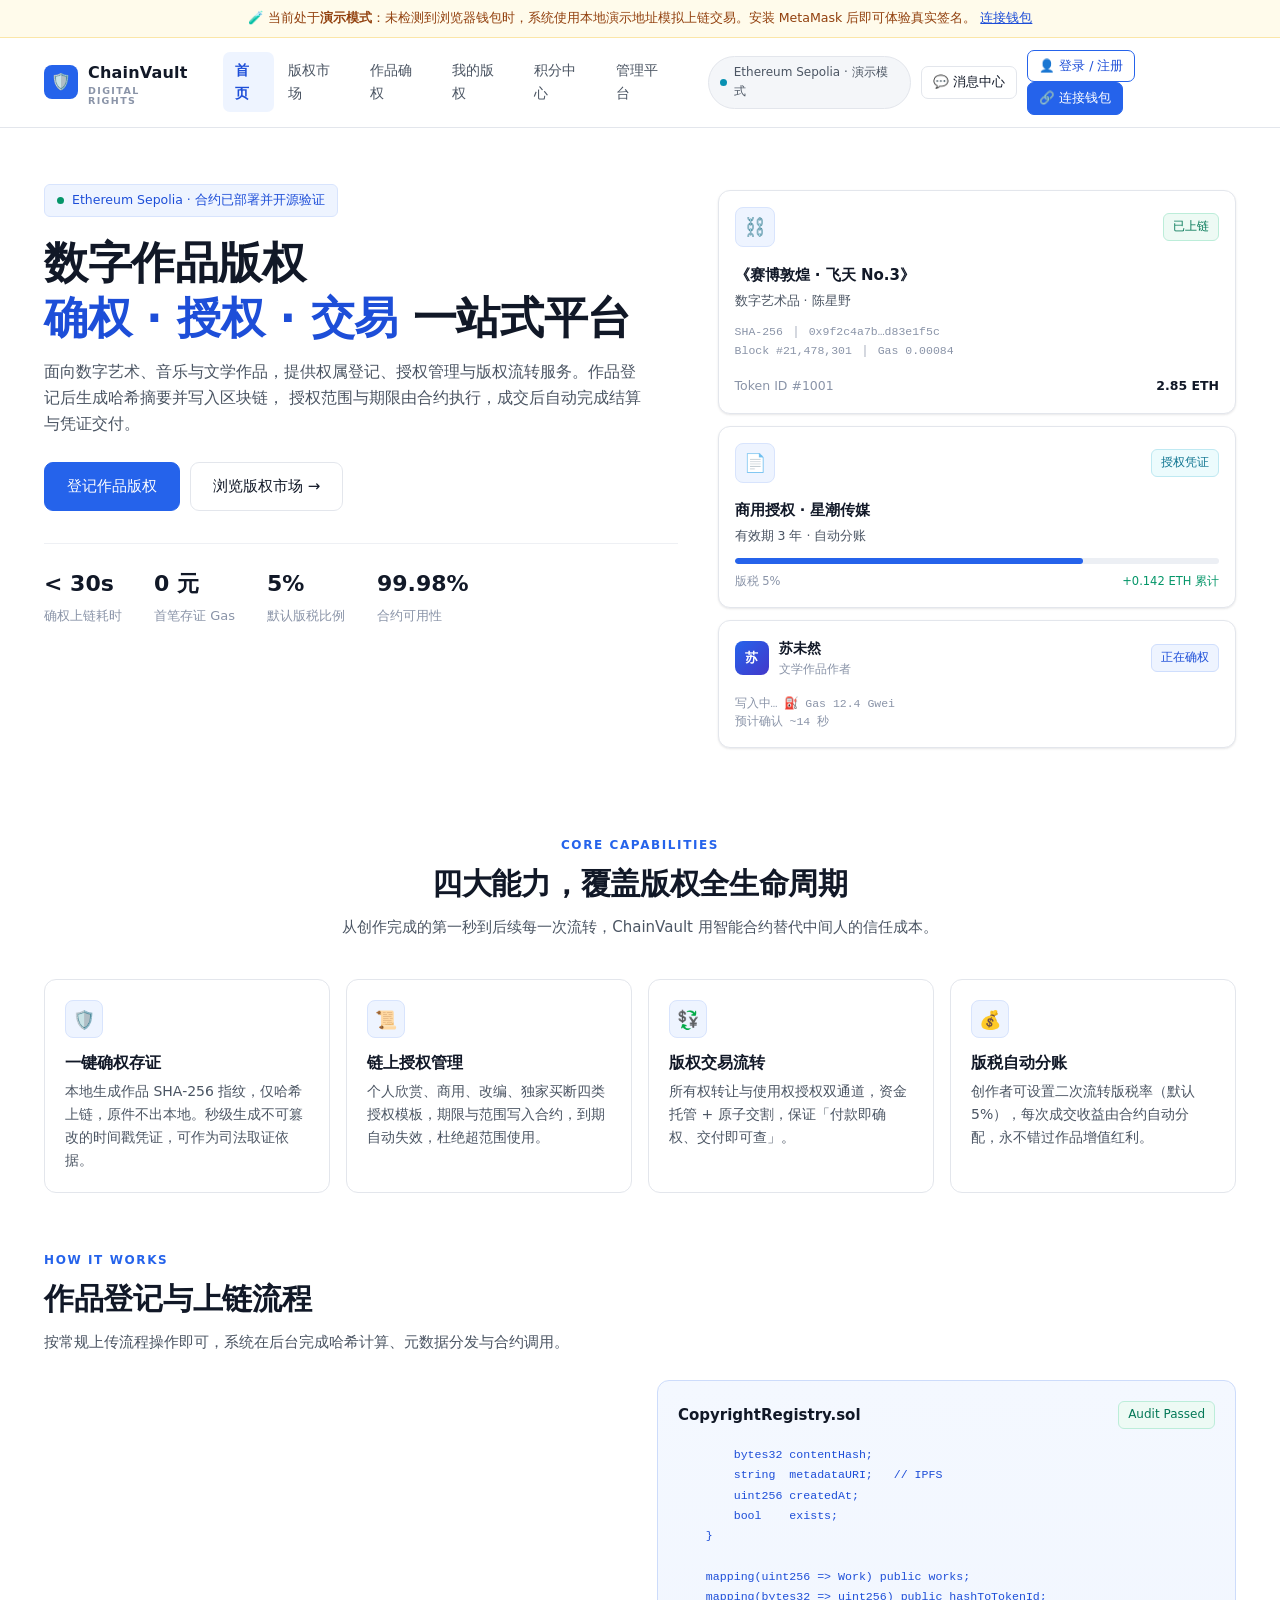
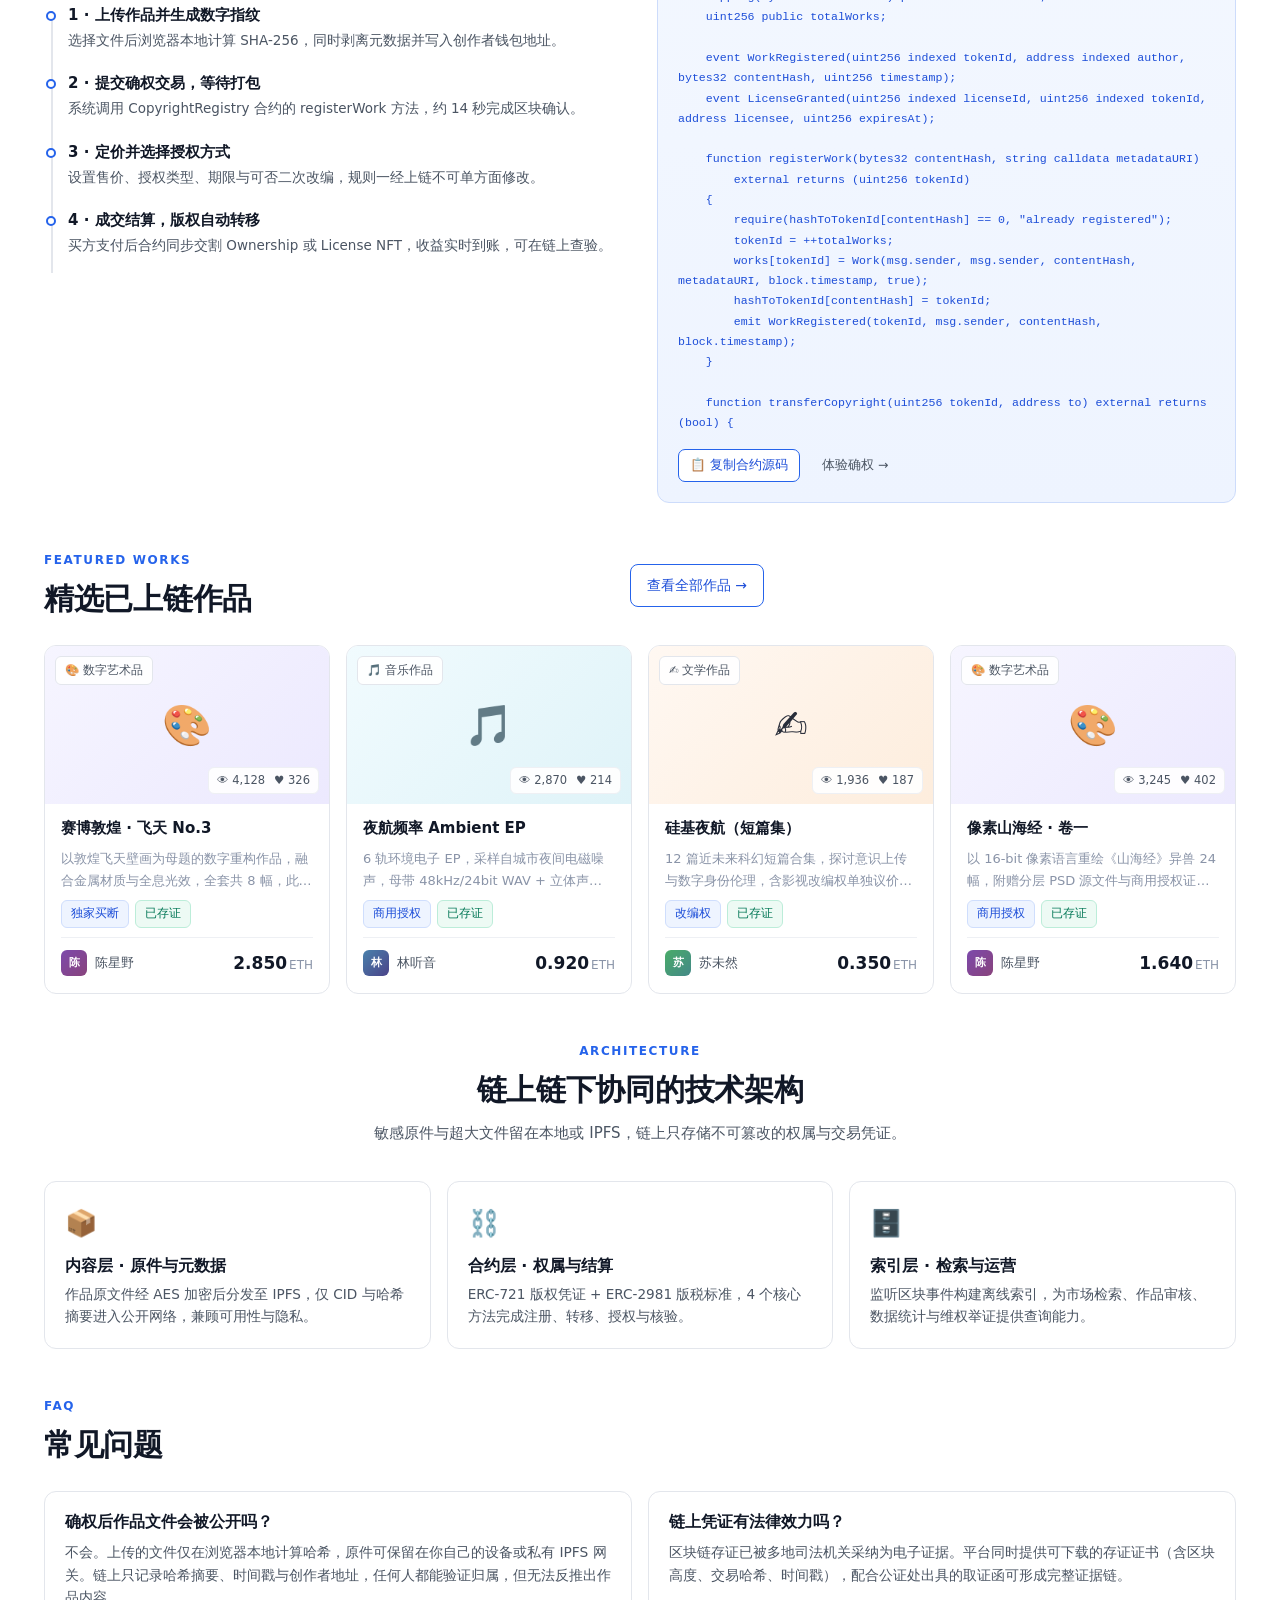
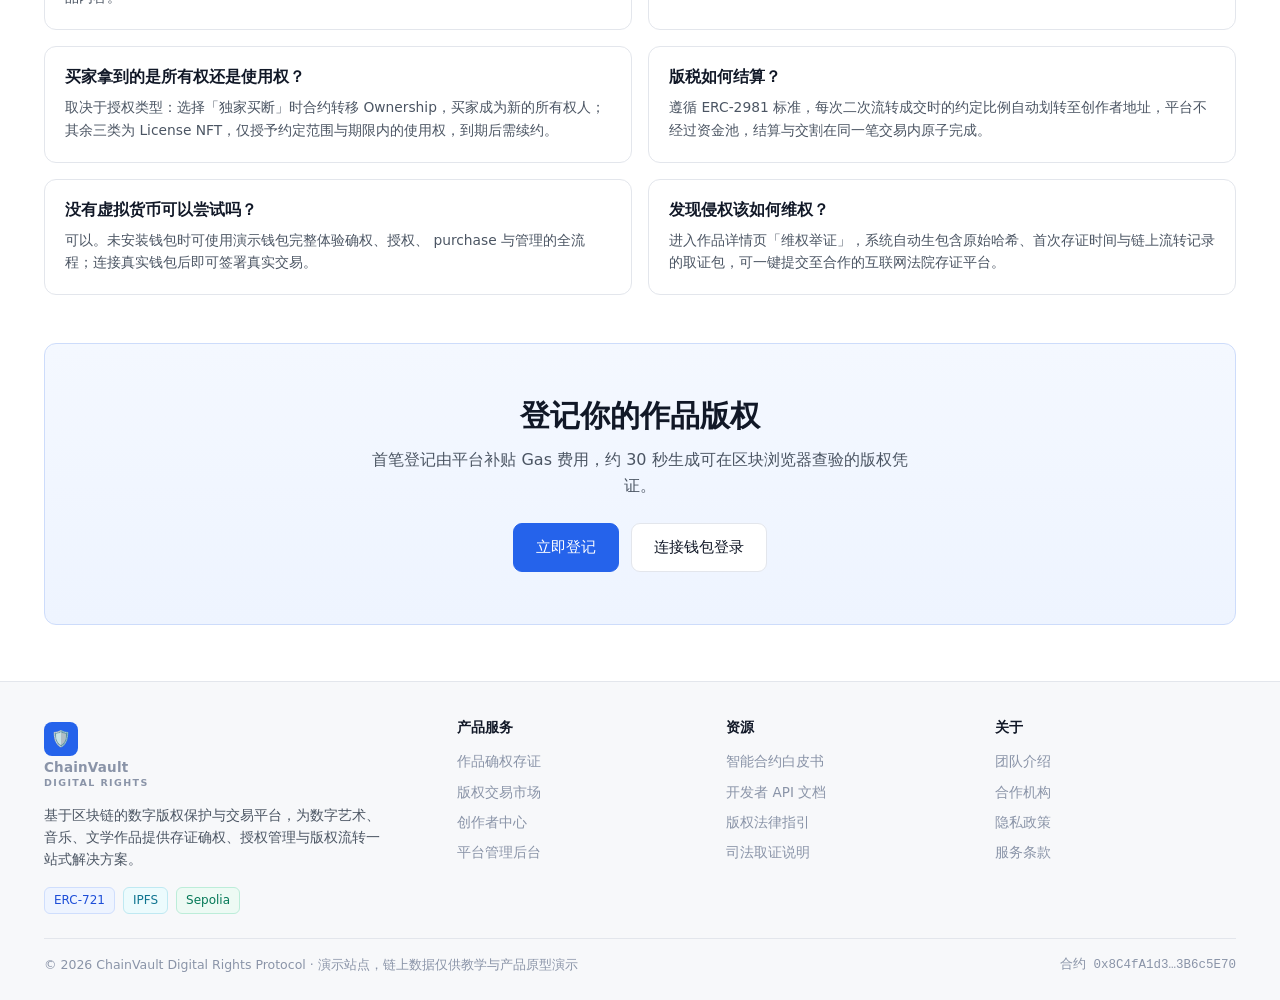
<file: index.html>
<!DOCTYPE html>
<html lang="zh-CN">
<head>
<meta charset="UTF-8">
<meta name="viewport" content="width=device-width,initial-scale=1">
<title>ChainVault · 数字版权保护与交易平台</title>
<meta name="description" content="ChainVault 是基于区块链的数字版权确权、授权与交易 DApp，覆盖数字艺术、音乐与文学作品。">
<link rel="stylesheet" href="assets/css/style.css">
<link rel="icon" href="data:image/svg+xml,<svg xmlns='http://www.w3.org/2000/svg' viewBox='0 0 100 100'><text y='.9em' font-size='90'>🛡️</text></svg>">
</head>
<body>

<div id="modeBar"></div>
<header class="nav" data-nav></header>

<!-- ============ HERO ============ -->
<section class="hero">
  <div class="container hero-grid">
    <div class="up-in">
      <span class="eyebrow"><i class="dot"></i> Ethereum Sepolia · 合约已部署并开源验证</span>
      <h1 class="big">数字作品版权<br><em>确权 · 授权 · 交易</em> 一站式平台</h1>
      <p class="lead">
        面向数字艺术、音乐与文学作品，提供权属登记、授权管理与版权流转服务。作品登记后生成哈希摘要并写入区块链，
        授权范围与期限由合约执行，成交后自动完成结算与凭证交付。
      </p>
      <div class="hero-cta">
        <a class="btn btn-primary btn-lg" href="pages/create.html">登记作品版权</a>
        <a class="btn btn-lg" href="pages/works.html">浏览版权市场 →</a>
      </div>
      <div class="hero-stats" id="heroStats"></div>
    </div>

    <div class="hero-art">
      <div class="float-card c1">
        <div class="row between mb-16">
          <span class="seal">⛓️</span>
          <span class="badge ok">已上链</span>
        </div>
        <div style="font-weight:700;font-size:15px">《赛博敦煌 · 飞天 No.3》</div>
        <div class="dim" style="font-size:12.5px;margin:3px 0 12px">数字艺术品 · 陈星野</div>
        <div class="hash-line mono">SHA-256 ｜ 0x9f2c4a7b…d83e1f5c<br>Block #21,478,301 ｜ Gas 0.00084</div>
        <div class="row between mt-16" style="font-size:12.5px">
          <span class="mute">Token ID #1001</span><span style="font-weight:700">2.85 ETH</span>
        </div>
      </div>
      <div class="float-card c2">
        <div class="row between mb-16">
          <span class="seal">📄</span>
          <span class="badge cyan">授权凭证</span>
        </div>
        <div style="font-weight:700;font-size:14.5px">商用授权 · 星潮传媒</div>
        <div class="dim" style="font-size:12.5px;margin:3px 0 12px">有效期 3 年 · 自动分账</div>
        <div class="bar"><i style="width:72%"></i></div>
        <div class="row between mt-8 mute" style="font-size:11.5px">
          <span class="mute">版税 5%</span><span class="up">+0.142 ETH 累计</span>
        </div>
      </div>
      <div class="float-card c3">
        <div class="row between">
          <div class="row" style="gap:10px">
            <span class="avatar" style="background:linear-gradient(135deg,#2563eb,#4338ca)">苏</span>
            <div><div style="font-size:13.5px;font-weight:700">苏未然</div><div class="mute" style="font-size:11.5px">文学作品作者</div></div>
          </div>
          <span class="badge info">正在确权</span>
        </div>
        <div class="hash-line mono mt-16">写入中… ⛽ Gas 12.4 Gwei<br>预计确认 ~14 秒</div>
      </div>
    </div>
  </div>
</section>

<!-- ============ 核心能力 ============ -->
<section class="section">
  <div class="container">
    <div class="section-head center" style="margin:0 auto 40px">
      <div class="kicker">Core Capabilities</div>
      <h2>四大能力，覆盖版权全生命周期</h2>
      <p>从创作完成的第一秒到后续每一次流转，ChainVault 用智能合约替代中间人的信任成本。</p>
    </div>
    <div class="grid g-4">
      <div class="feature card-hover">
        <div class="f-icon">🛡️</div>
        <h3>一键确权存证</h3>
        <p>本地生成作品 SHA-256 指纹，仅哈希上链，原件不出本地。秒级生成不可篡改的时间戳凭证，可作为司法取证依据。</p>
      </div>
      <div class="feature card-hover">
        <div class="f-icon">📜</div>
        <h3>链上授权管理</h3>
        <p>个人欣赏、商用、改编、独家买断四类授权模板，期限与范围写入合约，到期自动失效，杜绝超范围使用。</p>
      </div>
      <div class="feature card-hover">
        <div class="f-icon">💱</div>
        <h3>版权交易流转</h3>
        <p>所有权转让与使用权授权双通道，资金托管 + 原子交割，保证「付款即确权、交付即可查」。</p>
      </div>
      <div class="feature card-hover">
        <div class="f-icon">💰</div>
        <h3>版税自动分账</h3>
        <p>创作者可设置二次流转版税率（默认 5%），每次成交收益由合约自动分配，永不错过作品增值红利。</p>
      </div>
    </div>
  </div>
</section>

<!-- ============ 流程 ============ -->
<section class="section" style="padding-top:10px">
  <div class="container">
    <div class="section-head">
      <div class="kicker">How It Works</div>
      <h2>作品登记与上链流程</h2>
      <p>按常规上传流程操作即可，系统在后台完成哈希计算、元数据分发与合约调用。</p>
    </div>
    <div class="grid g-2" style="gap:34px;align-items:center">
      <div class="timeline">
        <div class="tl-item"><h4>1 · 上传作品并生成数字指纹</h4><p>选择文件后浏览器本地计算 SHA-256，同时剥离元数据并写入创作者钱包地址。</p></div>
        <div class="tl-item"><h4>2 · 提交确权交易，等待打包</h4><p>系统调用 CopyrightRegistry 合约的 registerWork 方法，约 14 秒完成区块确认。</p></div>
        <div class="tl-item"><h4>3 · 定价并选择授权方式</h4><p>设置售价、授权类型、期限与可否二次改编，规则一经上链不可单方面修改。</p></div>
        <div class="tl-item"><h4>4 · 成交结算，版权自动转移</h4><p>买方支付后合约同步交割 Ownership 或 License NFT，收益实时到账，可在链上查验。</p></div>
      </div>
      <div class="card glow">
        <div class="row between mb-16">
          <b style="font-size:15px">CopyrightRegistry.sol</b>
          <span class="badge ok">Audit Passed</span>
        </div>
        <pre class="mono" style="font-size:11.6px;line-height:1.75;color:#1d4ed8;margin:0;white-space:pre-wrap" id="solSnippet"></pre>
        <div class="row mt-16" style="gap:10px">
          <a class="btn btn-sm btn-outline" href="#" onclick="App.copy(Web3.CONTRACT_SOL,'合约源码已复制');return false">📋 复制合约源码</a>
          <a class="btn btn-sm btn-ghost" href="pages/create.html">体验确权 →</a>
        </div>
      </div>
    </div>
  </div>
</section>

<!-- ============ 精选 ============ -->
<section class="section" style="padding-top:0">
  <div class="container">
    <div class="section-head row between">
      <div>
        <div class="kicker">Featured Works</div>
        <h2 style="margin-bottom:0">精选已上链作品</h2>
      </div>
      <a class="btn btn-outline" href="pages/works.html">查看全部作品 →</a>
    </div>
    <div class="grid g-auto" id="featured"></div>
  </div>
</section>

<!-- ============ 技术架构 ============ -->
<section class="section" style="padding-top:0">
  <div class="container">
    <div class="section-head center" style="margin:0 auto 36px">
      <div class="kicker">Architecture</div>
      <h2>链上链下协同的技术架构</h2>
      <p>敏感原件与超大文件留在本地或 IPFS，链上只存储不可篡改的权属与交易凭证。</p>
    </div>
    <div class="grid g-3">
      <div class="card">
        <div style="font-size:26px">📦</div>
        <h4 style="margin:10px 0 6px">内容层 · 原件与元数据</h4>
        <p class="dim" style="font-size:13.6px;margin:0">作品原文件经 AES 加密后分发至 IPFS，仅 CID 与哈希摘要进入公开网络，兼顾可用性与隐私。</p>
      </div>
      <div class="card">
        <div style="font-size:26px">⛓️</div>
        <h4 style="margin:10px 0 6px">合约层 · 权属与结算</h4>
        <p class="dim" style="font-size:13.6px;margin:0">ERC-721 版权凭证 + ERC-2981 版税标准，4 个核心方法完成注册、转移、授权与核验。</p>
      </div>
      <div class="card">
        <div style="font-size:26px">🗄️</div>
        <h4 style="margin:10px 0 6px">索引层 · 检索与运营</h4>
        <p class="dim" style="font-size:13.6px;margin:0">监听区块事件构建离线索引，为市场检索、作品审核、数据统计与维权举证提供查询能力。</p>
      </div>
    </div>
  </div>
</section>

<!-- ============ FAQ ============ -->
<section class="section" style="padding-top:0">
  <div class="container">
    <div class="section-head"><div class="kicker">FAQ</div><h2>常见问题</h2></div>
    <div class="grid g-2" id="faq"></div>
  </div>
</section>

<!-- ============ CTA ============ -->
<section class="container">
  <div class="card glow center" style="padding:52px 26px">
    <h2 style="margin:0 0 10px;font-size:30px">登记你的作品版权</h2>
    <p class="dim" style="margin:0 auto 24px;max-width:560px">首笔登记由平台补贴 Gas 费用，约 30 秒生成可在区块浏览器查验的版权凭证。</p>
    <div class="row" style="justify-content:center;gap:12px;flex-wrap:wrap">
      <a class="btn btn-primary btn-lg" href="pages/create.html">立即登记</a>
      <a class="btn btn-lg" href="pages/login.html">连接钱包登录</a>
    </div>
  </div>
</section>

<footer class="footer" data-footer></footer>

<script src="assets/js/store.js"></script>
<script src="assets/js/web3.js"></script>
<script src="assets/js/app.js"></script>
<script>
App.mountNav('home');

/* 演示模式提示条 */
(function(){
  const s = App.session();
  const bar = document.getElementById('modeBar');
  if (!s || s.walletMode !== 'wallet') {
    bar.innerHTML = `<div class="demo-bar">🧪 当前处于<b>演示模式</b>：未检测到浏览器钱包时，系统使用本地演示地址模拟上链交易。安装 MetaMask 后即可体验真实签名。
      <a href="pages/login.html" style="color:#1d4ed8;text-decoration:underline">连接钱包</a></div>`;
  }
})();

/* 合约片段 */
document.getElementById('solSnippet').textContent = Web3.CONTRACT_SOL.split('\n').slice(10, 34).join('\n');

/* 统计 */
(function(){
  document.getElementById('heroStats').innerHTML = [
    {b:'< 30s', s:'确权上链耗时'},
    {b:'0 元', s:'首笔存证 Gas'},
    {b:'5%', s:'默认版税比例'},
    {b:'99.98%', s:'合约可用性'}
  ].map(x=>`<div><b>${x.b}</b><span>${x.s}</span></div>`).join('');
})();

/* 精选作品 */
(function(){
  const list = Store.works().filter(w=>w.status==='approved').slice(0,4);
  document.getElementById('featured').innerHTML = list.map(App.workCard).join('');
})();

/* FAQ */
(function(){
  const items = [
    ['确权后作品文件会被公开吗？','不会。上传的文件仅在浏览器本地计算哈希，原件可保留在你自己的设备或私有 IPFS 网关。链上只记录哈希摘要、时间戳与创作者地址，任何人都能验证归属，但无法反推出作品内容。'],
    ['链上凭证有法律效力吗？','区块链存证已被多地司法机关采纳为电子证据。平台同时提供可下载的存证证书（含区块高度、交易哈希、时间戳），配合公证处出具的取证函可形成完整证据链。'],
    ['买家拿到的是所有权还是使用权？','取决于授权类型：选择「独家买断」时合约转移 Ownership，买家成为新的所有权人；其余三类为 License NFT，仅授予约定范围与期限内的使用权，到期后需续约。'],
    ['版税如何结算？','遵循 ERC-2981 标准，每次二次流转成交时的约定比例自动划转至创作者地址，平台不经过资金池，结算与交割在同一笔交易内原子完成。'],
    ['没有虚拟货币可以尝试吗？','可以。未安装钱包时可使用演示钱包完整体验确权、授权、 purchase 与管理的全流程；连接真实钱包后即可签署真实交易。'],
    ['发现侵权该如何维权？','进入作品详情页「维权举证」，系统自动生包含原始哈希、首次存证时间与链上流转记录的取证包，可一键提交至合作的互联网法院存证平台。']
  ];
  document.getElementById('faq').innerHTML = items.map(([q,a])=>
    `<div class="card"><h4 style="margin:0 0 8px;font-size:15.5px">${q}</h4><p class="dim" style="margin:0;font-size:13.8px">${a}</p></div>`).join('');
})();
</script>
</body>
</html>
</file>
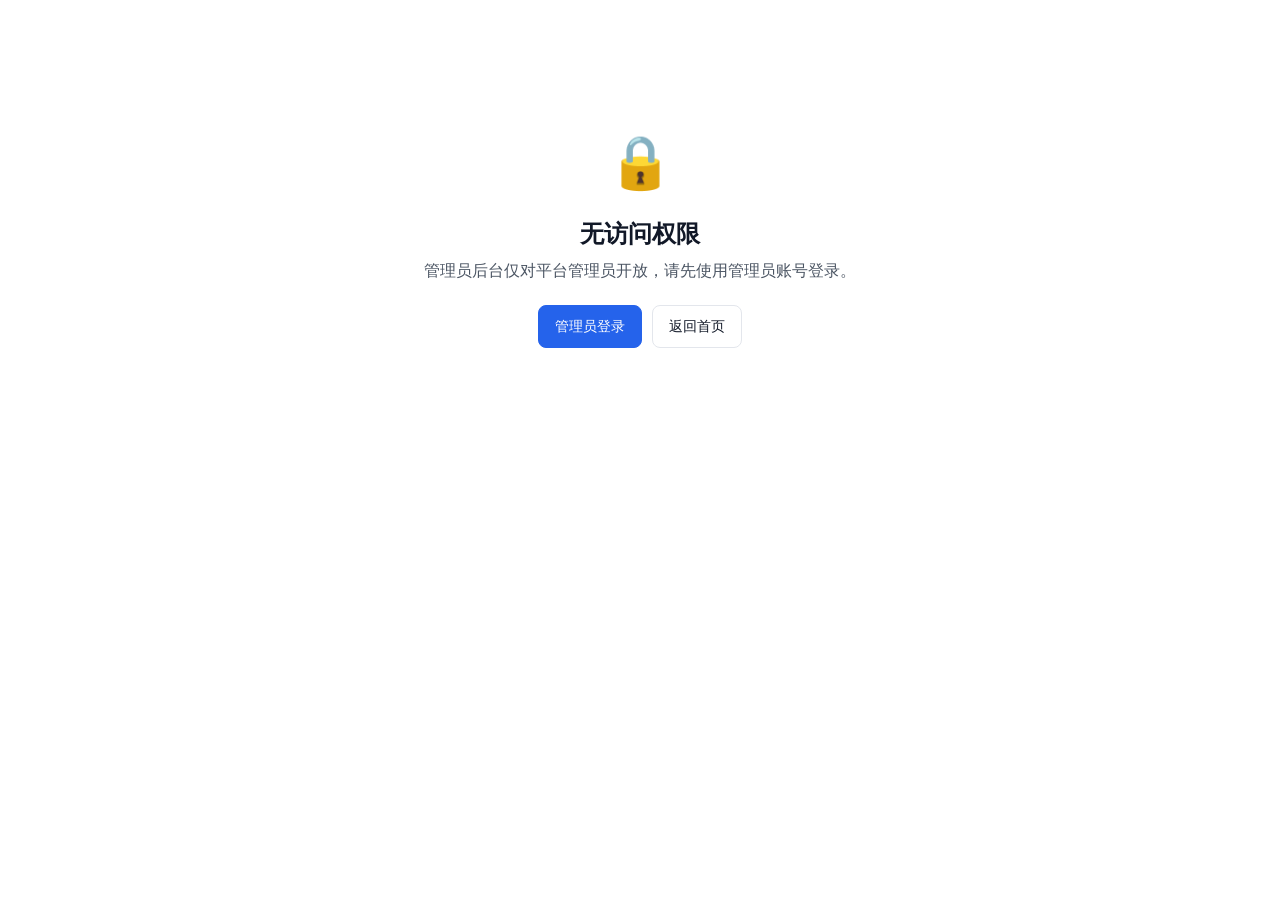
<file: pages/admin.html>
<!DOCTYPE html>
<html lang="zh-CN">
<head>
<meta charset="UTF-8">
<meta name="viewport" content="width=device-width,initial-scale=1">
<title>平台管理后台 · ChainVault</title>
<link rel="stylesheet" href="../assets/css/style.css">
<link rel="icon" href="data:image/svg+xml,<svg xmlns='http://www.w3.org/2000/svg' viewBox='0 0 100 100'><text y='.9em' font-size='90'>🛡️</text></svg>">
</head>
<body>
<header class="nav" data-nav></header>
<section class="container" style="padding:32px 24px 70px" id="root"></section>
<footer class="footer" data-footer></footer>

<script src="../assets/js/store.js"></script>
<script src="../assets/js/web3.js"></script>
<script src="../assets/js/app.js"></script>
<script>
App.mountNav('admin');
const admin = App.requireAdmin();
if (admin) boot(admin);

/* ---------- 操作日志 ---------- */
function getLogs(){ return Store.read ? Store.read('chainvault:logs', []) : JSON.parse(localStorage.getItem('chainvault:logs')||'[]'); }
function log(op, target, extra){
  const list = getLogs();
  list.unshift({op, target, extra: extra||'', by: (App.session()||{}).name || '系统', at: new Date().toISOString()});
  localStorage.setItem('chainvault:logs', JSON.stringify(list.slice(0, 200)));
}

function boot(admin){
  const works = Store.works();
  const users = Store.users();
  const orders = Store.orders();
  const lics = Store.licenses();
  const pending = works.filter(w=>w.status==='pending');
  const vol = orders.reduce((a,o)=>a+Number(o.amount||0),0);

  document.getElementById('root').innerHTML = `
  <div class="admin-bar" style="margin:-32px -24px 22px;padding:10px 24px;font-size:12.6px">
    🔐 管理员会话：${App.esc(admin.name)} · ${App.fmt.addr(admin.address,6)} ｜ 所有敏感操作将被记录至审计日志
  </div>

  <div class="row between wrap mb-24">
    <div>
      <h1 style="margin:0 0 4px;font-size:30px">平台运营控制台</h1>
      <p class="dim" style="margin:0">链上版权存证、授权与交易的统一维护入口 · 数据每 30 秒自动同步</p>
    </div>
    <div class="row" style="gap:8px">
      <span class="net-pill"><i class="dot"></i> ${Web3.chainLabel()} · 区块 #${App.fmt.num(Store.chain().block)}</span>
      <button class="btn btn-outline btn-sm" id="btnSync">🔄 同步链上数据</button>
    </div>
  </div>

  <div class="grid g-4 mb-24" id="kpis"></div>

  <div class="tabs mb-24">
    <button class="on" data-t="dash">📊 数据概览</button>
    <button data-t="audit">🛡️ 作品审核 <span class="badge warn">${pending.length}</span></button>
    <button data-t="user">👥 用户管理 (${users.length})</button>
    <button data-t="tx">💱 交易监控 (${orders.length})</button>
    <button data-t="lic">📜 授权管理 (${lics.length})</button>
    <button data-t="set">⚙️ 系统设置</button>
    <button data-t="log">🧾 审计日志</button>
  </div>
  <div id="body"></div>`;

  /* ---------- KPI ---------- */
  const kpis = [
    {k:'累计存证作品', v:App.fmt.num(works.length+2387), d:'本周 +' + (works.filter(w=>Date.now()-new Date(w.createdAt)<7*864e5).length+38), ico:'🛡️'},
    {k:'待审核作品', v:App.fmt.num(pending.length), d:'需在 24h 内处理', ico:'⏳', warn:true},
    {k:'平台成交额', v:App.fmt.num(Math.round(vol+1284))+' ETH', d:'手续费收入 '+App.fmt.eth((vol+1284)*0.025)+' ETH', ico:'💱'},
    {k:'注册用户', v:App.fmt.num(users.length+4261), d:'创作者占比 62%', ico:'👥'},
  ];
  document.getElementById('kpis').innerHTML = kpis.map(s=>
    `<div class="stat"><div class="ico">${s.ico}</div><div class="k">${s.k}</div>
      <div class="v" style="color:${s.warn&&s.v!=='0'?'#b45309':'inherit'}">${s.v}</div>
      <div class="d ${s.warn?'':'up'}">${s.d}</div></div>`).join('');

  /* ---------- 图表 ---------- */
  function lineChart(){
    const data = [42,58,49,73,66,88,95,82,104,121,118,140];
    const w = 700, h = 200, pad = 26;
    const max = Math.max(...data), min = Math.min(...data);
    const pts = data.map((v,i)=>[pad + i*(w-pad*2)/(data.length-1), h-pad - (v-min)/(max-min)*(h-pad*2)]);
    const line = pts.map((p,i)=>(i?'L':'M')+p[0].toFixed(1)+' '+p[1].toFixed(1)).join(' ');
    const area = line + ` L${w-pad} ${h-pad} L${pad} ${h-pad} Z`;
    return `<svg viewBox="0 0 ${w} ${h}" class="chart-box" preserveAspectRatio="none">
      <defs>
        <linearGradient id="lg1" x1="0" y1="0" x2="0" y2="1">
          <stop offset="0%" stop-color="#2563eb" stop-opacity=".55"/>
          <stop offset="100%" stop-color="#2563eb" stop-opacity="0"/>
        </linearGradient>
        <linearGradient id="st1" x1="0" y1="0" x2="1" y2="0">
          <stop offset="0%" stop-color="#2563eb"/><stop offset="100%" stop-color="#0891b2"/>
        </linearGradient>
      </defs>
      ${[0,1,2,3].map(i=>`<line x1="${pad}" y1="${pad+i*(h-pad*2)/3}" x2="${w-pad}" y2="${pad+i*(h-pad*2)/3}" stroke="#eceff4" />`).join('')}
      <path d="${area}" fill="url(#lg1)"/>
      <path d="${line}" fill="none" stroke="url(#st1)" stroke-width="2.6" stroke-linejoin="round"/>
      ${pts.map(p=>`<circle cx="${p[0].toFixed(1)}" cy="${p[1].toFixed(1)}" r="3.4" fill="#ffffff" stroke="#2563eb" stroke-width="2"/>`).join('')}
      ${data.map((v,i)=>`<text x="${(pad+i*(w-pad*2)/(data.length-1)).toFixed(1)}" y="${h-6}" fill="#6b7694" font-size="11" text-anchor="middle">${i+1}月</text>`).join('')}
    </svg>`;
  }

  function barChart(){
    const types = Object.keys(Store.TYPE_MAP).map(k=>{
      const arr = works.filter(w=>w.type===k);
      return {label: Store.TYPE_MAP[k].label, icon: Store.TYPE_MAP[k].icon,
        n: arr.length, v: arr.reduce((a,w)=>a+Number(w.price),0)};
    });
    const max = Math.max(...types.map(t=>t.n), 1);
    return `<div class="col" style="gap:14px">
      ${types.map(t=>`<div>
        <div class="row between mb-8" style="font-size:13px">
          <span>${t.icon} ${t.label}</span>
          <span class="dim">${t.n} 件 · ${App.fmt.eth(t.v)} ETH</span>
        </div>
        <div class="bar"><i style="width:${(t.n/max*100).toFixed(1)}%"></i></div>
      </div>`).join('')}
      <div class="mini-grid mt-16">
        <div class="card" style="padding:12px"><div class="mute" style="font-size:11.5px">Gas 均价</div><div style="font-weight:700;font-size:17px">${Store.chain().gasPrice} Gwei</div></div>
        <div class="card" style="padding:12px"><div class="mute" style="font-size:11.5px">合约调用/日</div><div style="font-weight:700;font-size:17px">${App.fmt.num(1428+works.length*7)}</div></div>
        <div class="card" style="padding:12px"><div class="mute" style="font-size:11.5px">纠纷处理中</div><div style="font-weight:700;font-size:17px">2 起</div></div>
      </div>
    </div>`;
  }

  /* ---------- 面板 ---------- */
  const bodies = {
    dash: ()=>`
      <div class="grid g-2">
        <div class="card">
          <div class="row between mb-16"><b>近 12 个月平台成交额（ETH）</b><span class="badge up">↗ +18.6%</span></div>
          ${lineChart()}
        </div>
        <div class="card">
          <div class="row between mb-16"><b>内容品类分布</b><span class="badge info">实时</span></div>
          ${barChart()}
        </div>
      </div>
      <div class="grid g-3 mt-24">
        <div class="card">
          <b class="mb-16">⏳ 待处理事项</b>
          <div class="log-item"><span class="badge warn">待审核</span><div>${pending.length} 件作品等待原创性核验</div></div>
          <div class="log-item"><span class="badge err">争议</span><div>2 起侵权举证待法务确认</div></div>
          <div class="log-item"><span class="badge info">结算</span><div>本周待结算版税 ${App.fmt.eth(vol*0.05)} ETH</div></div>
          <div class="log-item"><span class="badge cyan">合约</span><div>Gas 价格监测正常</div></div>
        </div>
        <div class="card">
          <b class="mb-16">🔥 热门作品 TOP 5</b>
          ${works.slice().sort((a,b)=>(b.views||0)-(a.views||0)).slice(0,5).map((w,i)=>
            `<div class="log-item"><span class="badge ${i<3?'info':''}">${i+1}</span>
              <div style="flex:1"><a href="detail.html?id=${w.id}" style="color:#1d4ed8">${App.esc(w.title)}</a>
              <div class="mute" style="font-size:11.5px">👁 ${App.fmt.num(w.views)} · ${App.fmt.eth(w.price)} ETH</div></div></div>`).join('')}
        </div>
        <div class="card">
          <b class="mb-16">🧾 最新链上交易</b>
          ${orders.slice(0,5).map(o=>
            `<div class="log-item"><span class="badge ${o.type==='transfer'?'info':'cyan'}">${o.type==='transfer'?'转让':'授权'}</span>
              <div style="flex:1"><div class="truncate" style="max-width:190px">${App.esc(o.workTitle)}</div>
              <div class="mute" style="font-size:11.5px">${App.fmt.eth(o.amount)} ETH · ${App.fmt.ago(o.createdAt)}</div></div></div>`).join('')}
        </div>
      </div>`,

    audit: ()=> pending.length ? `
      <div class="table-wrap"><table class="tb">
        <thead><tr><th>作品</th><th>品类</th><th>作者</th><th>提交时间</th><th>定价</th><th>哈希指纹</th><th>操作</th></tr></thead>
        <tbody>${pending.map(w=>{
          const t = Store.TYPE_MAP[w.type];
          return `<tr>
            <td><a href="detail.html?id=${w.id}" style="color:#1d4ed8;font-weight:600">${App.esc(w.title)}</a>
              <div class="mute" style="font-size:11.5px">${App.esc((w.desc||'').slice(0,26))}…</div></td>
            <td>${t.icon} ${t.label}</td>
            <td>${App.esc(w.creatorName)}<div class="mono mute" style="font-size:11px">${App.fmt.addr(w.creator,4)}</div></td>
            <td>${App.fmt.dateTime(w.createdAt)}</td>
            <td>${App.fmt.eth(w.price)} ETH</td>
            <td class="mono" style="font-size:11px;color:#1d4ed8">${App.fmt.addr(w.hash,6)}</td>
            <td><div class="row" style="gap:6px">
              <button class="btn btn-sm btn-success" data-ap="${w.id}">✓ 通过</button>
              <button class="btn btn-sm btn-danger" data-rj="${w.id}">✕ 驳回</button>
            </div></td>
          </tr>`;}).join('')}</tbody></table></div>`
      : `<div class="empty card"><div class="ico">✅</div><p>当前没有待审核作品，全部队列已清空</p></div>`,

    user: ()=>`
      <div class="row wrap mb-16">
        <input class="input" id="userQ" placeholder="🔍 搜索昵称 / 邮箱 / 钱包地址" style="max-width:320px">
        <select class="select" id="userRole" style="max-width:160px">
          <option value="">全部角色</option><option value="admin">管理员</option><option value="user">创作者</option>
        </select>
        <select class="select" id="userStatus" style="max-width:160px">
          <option value="">全部状态</option><option value="active">正常</option><option value="banned">已封禁</option>
        </select>
      </div>
      <div class="table-wrap"><table class="tb">
        <thead><tr><th>用户</th><th>角色</th><th>作品数</th><th>注册时间</th><th>状态</th><th>操作</th></tr></thead>
        <tbody id="userRows"></tbody></table></div>`,

    tx: ()=>`
      <div class="card mb-16"><div class="row wrap between">
        <div><b>平台交易流水</b><div class="hint">所有成交由合约原子结算，管理员无法篡改，仅可标记异常</div></div>
        <div class="row" style="gap:8px">
          <button class="btn btn-sm btn-outline" onclick="App.toast('已导出 ${orders.length} 条交易流水','ok')">导出 CSV</button>
          <button class="btn btn-sm" onclick="App.toast('资金结算通道正常，无异常挂单','ok')">结算检查</button>
        </div>
      </div></div>
      <div class="table-wrap"><table class="tb">
        <thead><tr><th>时间</th><th>作品</th><th>类型</th><th>买方</th><th>卖方</th><th>金额</th><th>手续费</th><th>哈希</th></tr></thead>
        <tbody>${orders.map(o=>`<tr>
          <td>${App.fmt.dateTime(o.createdAt)}</td>
          <td>${App.esc(o.workTitle)}</td>
          <td><span class="badge ${o.type==='transfer'?'info':'cyan'}">${o.type==='transfer'?'转让':'授权'}</span></td>
          <td>${App.esc(o.buyerName)}</td><td>${App.esc(o.sellerName)}</td>
          <td><b>${App.fmt.eth(o.amount)}</b> ETH</td>
          <td class="up">+${App.fmt.eth(o.fee || 0)} ETH</td>
          <td class="mono" style="font-size:11px;cursor:pointer" onclick="App.copy('${o.txHash}')">${App.fmt.addr(o.txHash,5)}</td>
        </tr>`).join('')}</tbody></table></div>`,

    lic: ()=>`
      <div class="table-wrap"><table class="tb">
        <thead><tr><th>作品</th><th>被授权方</th><th>授权范围</th><th>期限</th><th>费用</th><th>到期</th><th>状态</th><th>操作</th></tr></thead>
        <tbody>${lics.map(l=>`<tr>
          <td>${App.esc(l.workTitle)}</td>
          <td>${App.esc(l.licenseeName)}<div class="mono mute" style="font-size:11px">${App.fmt.addr(l.licensee,5)}</div></td>
          <td>${Store.LICENSE_MAP[l.scope].label}</td>
          <td>${l.period?l.period+' 年':'永久'}</td>
          <td>${App.fmt.eth(l.price)} ETH</td>
          <td>${l.expiresAt?App.fmt.date(l.expiresAt):'永久'}</td>
          <td><span class="badge ${l.status==='active'?'ok':'err'}">${l.status==='active'?'生效中':'已吊销'}</span></td>
          <td>${l.status==='active'?`<button class="btn btn-sm btn-danger" data-rv="${l.id}">吊销</button>`:'—'}</td>
        </tr>`).join('')}</tbody></table></div>`,

    set: ()=>{
      const s = Store.settings();
      return `<div class="grid g-2">
        <div class="card">
          <b>链上与合约参数</b>
          <div class="field mt-16"><label class="label">存证合约地址</label><input class="input mono" id="sContract" value="${s.contract}"></div>
          <div class="grid g-2" style="gap:14px">
            <div class="field"><label class="label">网络</label>
              <select class="select" id="sNet">
                <option value="Ethereum Sepolia">Ethereum Sepolia</option>
                <option value="Ethereum 主网">Ethereum 主网</option>
                <option value="Polygon">Polygon</option>
                <option value="BNB Chain">BNB Chain</option>
              </select></div>
            <div class="field"><label class="label">区块浏览器</label><input class="input" id="sExplorer" value="${s.explorer}"></div>
          </div>
          <div class="grid g-2" style="gap:14px">
            <div class="field"><label class="label">平台手续费（%）</label><input class="input" type="number" id="sFee" value="${s.platformFee}" step="0.1"></div>
            <div class="field"><label class="label">最低价（ETH）</label><input class="input" type="number" id="sMin" value="${s.minPrice}" step="0.01"></div>
          </div>
          <div class="field"><label class="label">默认版税率（%）</label><input class="input" type="number" id="sRoy" value="${s.royaltyRate}" step="1"></div>
        </div>
        <div class="card">
          <b>运营策略</b>
          <div class="col mt-16" style="gap:14px">
            <label class="switch"><input type="checkbox" id="sAuto" ${s.autoApprove?'checked':''}><span class="track"></span>
              <div><div style="font-size:13.6px">新作品自动通过审核</div><div class="hint">关闭后所有作品需人工核验后上架</div></div></label>
            <label class="switch"><input type="checkbox" id="sMaintain" ${s.maintain?'checked':''}><span class="track"></span>
              <div><div style="font-size:13.6px">全站维护模式</div><div class="hint">开启后前台仅可浏览，暂停交易与上链</div></div></label>
            <label class="switch"><input type="checkbox" checked><span class="track"></span>
              <div><div style="font-size:13.6px">侵权全网监测</div><div class="hint">每周扫描一次外部平台并生成举证建议</div></div></label>
          </div>
          <div class="card mt-24" style="padding:14px;background:#f7f8fa">
            <div class="mute" style="font-size:11.5px">合约 ABI 摘要</div>
            <div class="mono mt-8" style="font-size:11.2px;line-height:1.8;color:#1d4ed8">
              registerWork(bytes32,string,uint8)<br>transferCopyright(uint256,address)<br>grantLicense(uint256,address,uint8,uint256)<br>royaltyInfo(uint256,uint256)
            </div>
          </div>
          <button class="btn btn-primary btn-block btn-lg mt-16" id="saveSet">保存设置并同步合约</button>
        </div>
      </div>`;
    },

    log: ()=>{
      const logs = getLogs();
      return logs.length ? `<div class="card">${logs.map(l=>`
        <div class="log-item">
          <span class="badge info">${App.fmt.dateTime(l.at)}</span>
          <div style="flex:1"><b>${App.esc(l.op)}</b> — ${App.esc(l.target)}
            ${l.extra?`<div class="mute" style="font-size:11.5px">${App.esc(l.extra)}</div>`:''}</div>
          <span class="badge">${App.esc(l.by)}</span>
        </div>`).join('')}</div>`
        : `<div class="empty card"><div class="ico">🧾</div><p>本次会话暂无操作记录，执行审核或管理操作后将自动留痕</p></div>`;
    },
  };

  function show(k){
    document.getElementById('body').innerHTML = bodies[k]();
    document.querySelectorAll('.tabs button[data-t]').forEach(b=>b.classList.remove('on'));
    document.querySelector(`.tabs button[data-t="${k}"]`).classList.add('on');
    bind(k);
  }

  function bind(k){
    if(k==='audit'){
      document.querySelectorAll('[data-ap]').forEach(b=>b.onclick=()=>{
        const id=b.dataset.ap;
        Store.approveWork(id,true);
        log('审核通过', Store.getWork(id).title);
        App.toast('作品已通过审核并上架至市场','ok');
        setTimeout(()=>location.reload(),600);
      });
      document.querySelectorAll('[data-rj]').forEach(b=>b.onclick=()=>{
        const id=b.dataset.rj;
        App.confirm('驳回作品','驳回后作者可修改后重新提交，链上存证记录仍保留。','确认驳回',()=>{
          Store.approveWork(id,false);
          log('驳回作品', Store.getWork(id).title);
          App.toast('作品已驳回','ok');
          setTimeout(()=>location.reload(),600);
        },true);
      });
    }
    if(k==='user'){
      const rows = document.getElementById('userRows');
      function draw(){
        const kw=(document.getElementById('userQ').value||'').toLowerCase();
        const role=document.getElementById('userRole').value;
        const st=document.getElementById('userStatus').value;
        rows.innerHTML = users.filter(u=>{
          if(role && u.role!==role) return false;
          if(st && (u.status||'active')!==st) return false;
          if(kw && !((u.name||'')+(u.email||'')+(u.address||'')).toLowerCase().includes(kw)) return false;
          return true;
        }).map(u=>{
          const n = works.filter(w=>(w.creator||'').toLowerCase()===(u.address||'').toLowerCase()).length;
          const banned = u.status==='banned';
          return `<tr>
            <td><div class="row" style="gap:10px">
              <div class="avatar sm" style="background:${App.avatarColor(u.name)}">${App.esc(App.initial(u.name))}</div>
              <div><div style="font-weight:600">${App.esc(u.name)}</div>
              <div class="mono mute" style="font-size:11px">${App.fmt.addr(u.address,6)}</div></div></div></td>
            <td>${u.role==='admin'?'<span class="badge err">管理员</span>':'<span class="badge cyan">创作者</span>'}</td>
            <td>${n}</td>
            <td>${App.esc(u.createdAt||'—')}</td>
            <td><span class="badge ${banned?'err':'ok'}">${banned?'已封禁':'正常'}</span></td>
            <td><div class="row" style="gap:6px">
              ${banned
                ? `<button class="btn btn-sm btn-success" data-unban="${u.address}">解封</button>`
                : `<button class="btn btn-sm btn-danger" data-ban="${u.address}">封禁</button>`}
              <button class="btn btn-sm btn-outline" data-role="${u.address}">${u.role==='admin'?'取消管理员':'设为管理员'}</button>
            </div></td>
          </tr>`;}).join('') || `<tr><td colspan="6"><div class="empty" style="padding:26px">无匹配用户</div></td></tr>`;

        rows.querySelectorAll('[data-ban]').forEach(b=>b.onclick=()=>{
          const a=b.dataset.ban;
          App.confirm('封禁账号','封禁后该地址无法登录、确权与交易，历史链上记录不受影响。','确认封禁',()=>{
            Store.setUserStatus(a,'banned'); log('封禁用户', Store.getUser(a).name);
            App.toast('账号已封禁','ok'); setTimeout(()=>location.reload(),600);
          },true);
        });
        rows.querySelectorAll('[data-unban]').forEach(b=>b.onclick=()=>{
          Store.setUserStatus(b.dataset.unban,'active'); log('解封用户', b.dataset.unban.slice(0,10));
          App.toast('账号已恢复','ok'); setTimeout(()=>location.reload(),600);
        });
        rows.querySelectorAll('[data-role]').forEach(b=>b.onclick=()=>{
          const a=b.dataset.role, u=Store.getUser(a);
          Store.upsertUser({address:a, role: u.role==='admin'?'user':'admin'});
          log('变更角色', u.name, u.role==='admin'?'取消管理员':'设为管理员');
          App.toast('角色已更新','ok'); setTimeout(()=>location.reload(),600);
        });
      }
      document.getElementById('userQ').oninput=draw;
      document.getElementById('userRole').onchange=draw;
      document.getElementById('userStatus').onchange=draw;
      draw();
    }
    if(k==='lic'){
      document.querySelectorAll('[data-rv]').forEach(b=>b.onclick=()=>{
        App.confirm('吊销授权','吊销后被授权方立即失去使用权，凭证 NFT 将被标记为失效。','确认吊销',()=>{
          const list = Store.licenses();
          const i = list.findIndex(l=>l.id===b.dataset.rv);
          if(i>=0){ list[i].status='revoked';
            localStorage.setItem('chainvault:licenses', JSON.stringify(list));
            log('吊销授权', list[i].workTitle, list[i].licenseeName); }
          App.toast('授权凭证已吊销','ok'); setTimeout(()=>location.reload(),600);
        },true);
      });
    }
    if(k==='set'){
      const s = Store.settings();
      document.getElementById('sNet').value = s.network;
      document.getElementById('saveSet').onclick = ()=>{
        Store.saveSettings({
          contract: document.getElementById('sContract').value.trim(),
          network: document.getElementById('sNet').value,
          explorer: document.getElementById('sExplorer').value.trim(),
          platformFee: Number(document.getElementById('sFee').value),
          minPrice: Number(document.getElementById('sMin').value),
          royaltyRate: Number(document.getElementById('sRoy').value),
          autoApprove: document.getElementById('sAuto').checked,
          maintain: document.getElementById('sMaintain').checked,
        });
        log('修改系统设置', '合约与费率参数');
        App.toast('设置已保存并同步至索引服务','ok','保存成功');
        setTimeout(()=>location.reload(), 800);
      };
    }
  }

  show('dash');
  document.querySelectorAll('.tabs button[data-t]').forEach(b=>b.onclick=()=>show(b.dataset.t));
  document.getElementById('btnSync').onclick = ()=>{
    const c = Store.bumpChain();
    App.toast('已同步至区块 #' + App.fmt.num(c.block) + '，Gas ' + c.gasPrice + ' Gwei','ok','链上数据已更新');
    setTimeout(()=>location.reload(), 900);
  };
}
</script>
</body>
</html>
</file>
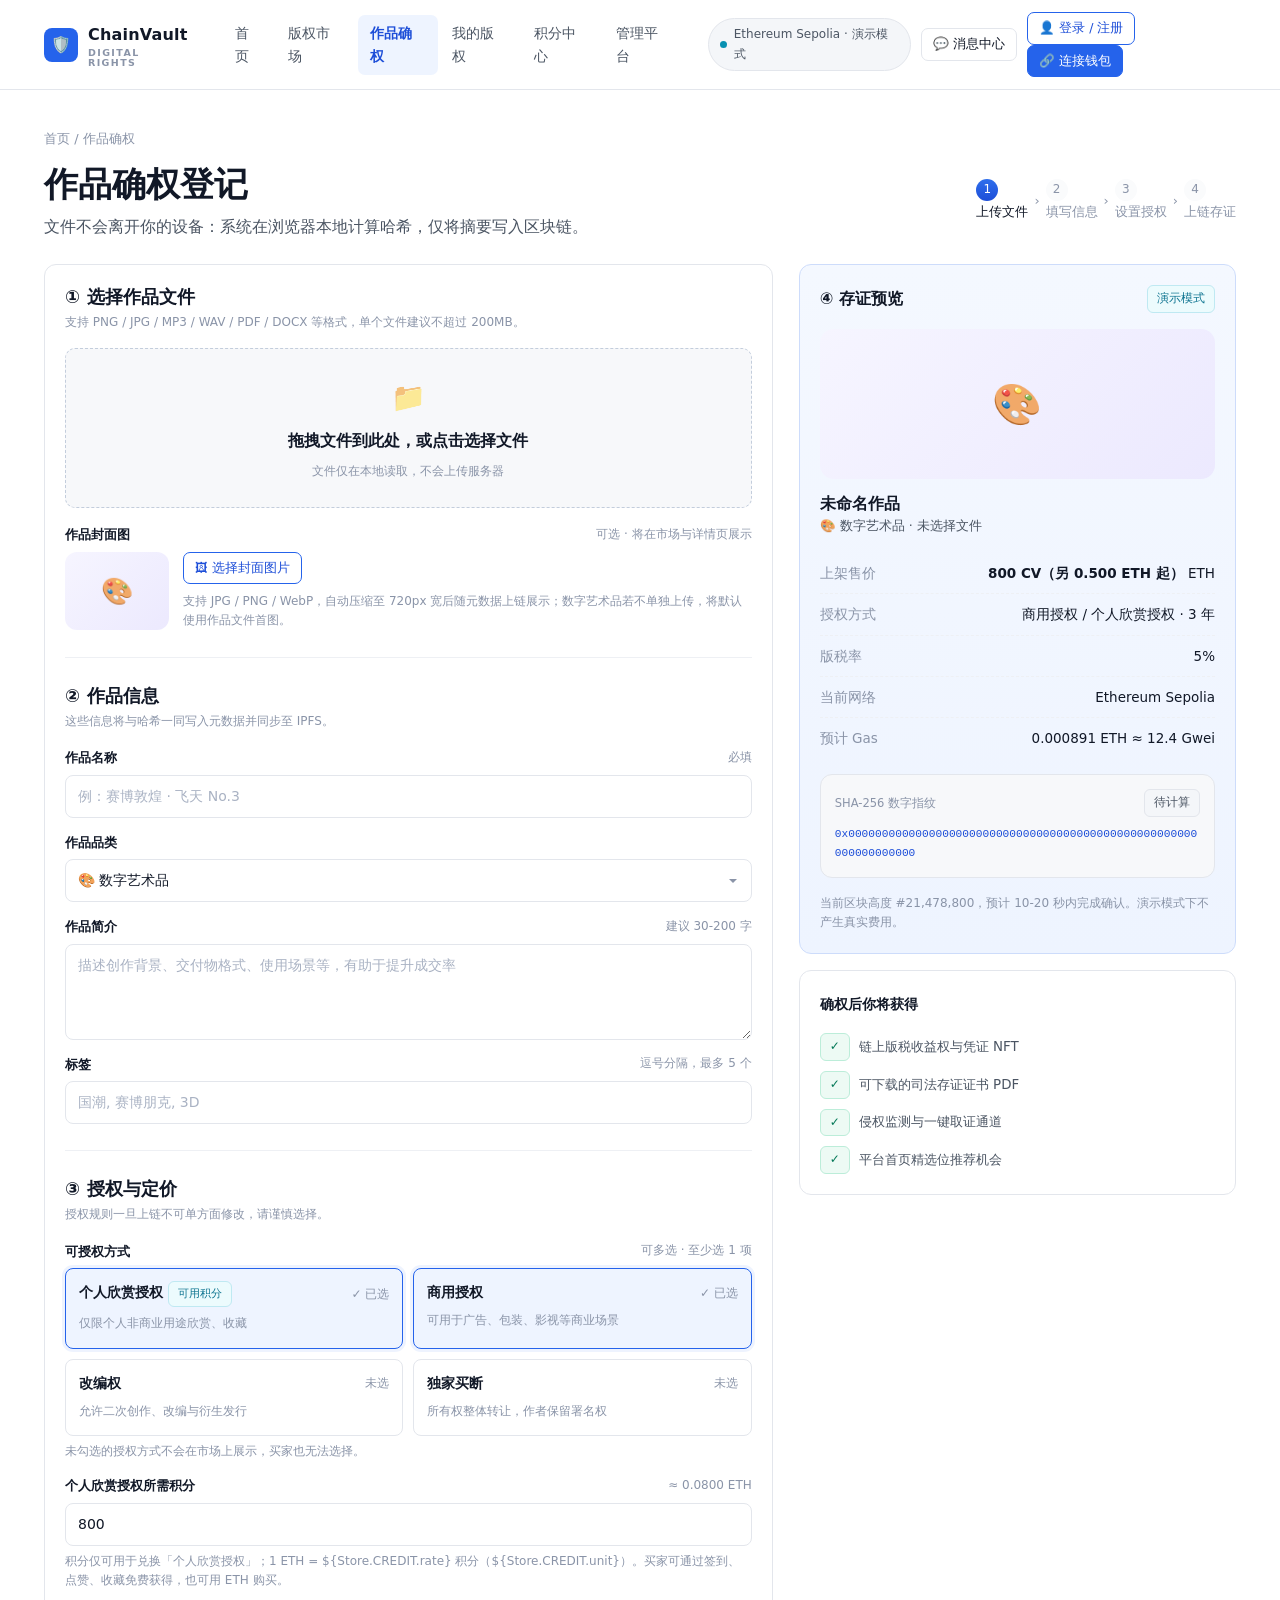
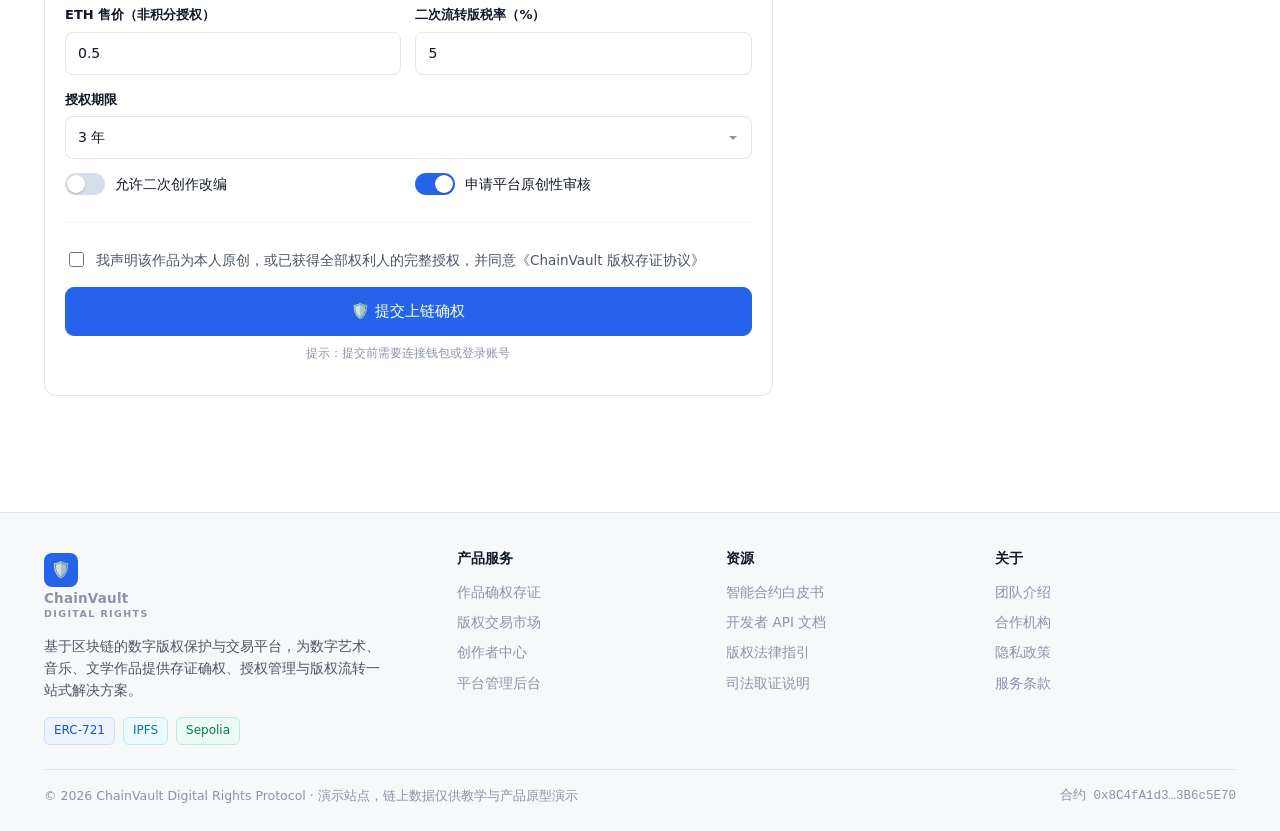
<file: pages/create.html>
<!DOCTYPE html>
<html lang="zh-CN">
<head>
<meta charset="UTF-8">
<meta name="viewport" content="width=device-width,initial-scale=1">
<title>作品确权 · ChainVault</title>
<link rel="stylesheet" href="../assets/css/style.css">
<link rel="icon" href="data:image/svg+xml,<svg xmlns='http://www.w3.org/2000/svg' viewBox='0 0 100 100'><text y='.9em' font-size='90'>🛡️</text></svg>">
<style>
  .steps{display:flex;gap:6px;align-items:center;font-size:13px;color:var(--text-mute);flex-wrap:wrap}
  .steps i{width:22px;height:22px;border-radius:50%;display:grid;place-items:center;background:#fafbfc;font-style:normal;font-size:12px}
  .steps .on i{background:var(--grad);color:#fff}
  .steps .on{color:var(--text)}
  .tx-step{display:flex;gap:12px;align-items:flex-start;padding:11px 0;border-bottom:1px dashed var(--line-soft)}
  .tx-step:last-child{border:none}
  .tx-ico{width:26px;height:26px;flex:none;display:grid;place-items:center;font-size:14px;border-radius:9px;background:#fafbfc}
  .tx-ico.ok{background:rgba(5,150,105,.18)}
  .tx-ico.run{background:rgba(37,99,235,.2);animation:pulse 1s infinite}
</style>
</head>
<body>
<header class="nav" data-nav></header>

<section class="container" style="padding:38px 24px 60px">
  <div class="crumb"><a href="../index.html">首页</a> / 作品确权</div>
  <div class="row between wrap mb-24">
    <div>
      <h1 style="margin:0 0 6px;font-size:34px">作品确权登记</h1>
      <p class="dim" style="margin:0">文件不会离开你的设备：系统在浏览器本地计算哈希，仅将摘要写入区块链。</p>
    </div>
    <div class="steps" id="steps">
      <span class="on" data-s="1"><i>1</i> 上传文件</span><span>›</span>
      <span data-s="2"><i>2</i> 填写信息</span><span>›</span>
      <span data-s="3"><i>3</i> 设置授权</span><span>›</span>
      <span data-s="4"><i>4</i> 上链存证</span>
    </div>
  </div>

  <div class="grid" style="grid-template-columns:1.25fr .75fr;gap:26px;align-items:start">
    <!-- 表单 -->
    <div class="card">
      <h3 style="margin:0 0 4px;font-size:18px">① 选择作品文件</h3>
      <p class="hint mb-16">支持 PNG / JPG / MP3 / WAV / PDF / DOCX 等格式，单个文件建议不超过 200MB。</p>
      <div class="drop" id="drop">
        <div class="ico">📁</div>
        <div style="font-weight:600">拖拽文件到此处，或点击选择文件</div>
        <div class="hint mt-8">文件仅在本地读取，不会上传服务器</div>
        <input type="file" id="file" class="hidden">
      </div>
      <div id="fileInfo" class="hidden mt-16"></div>

      <div class="field mt-16">
        <label class="label">作品封面图 <span>可选 · 将在市场与详情页展示</span></label>
        <div class="row" style="gap:14px;align-items:center;flex-wrap:wrap">
          <div id="coverPrev" class="cover art" style="width:104px;height:78px;border-radius:12px;overflow:hidden;flex:none;display:grid;place-items:center">
            <div class="glyph" style="font-size:26px">🎨</div>
          </div>
          <div style="flex:1;min-width:200px">
            <div class="row" style="gap:8px">
              <button class="btn btn-sm btn-outline" id="coverBtn" type="button">🖼 选择封面图片</button>
              <button class="btn btn-sm btn-ghost hidden" id="coverClear" type="button">移除封面</button>
            </div>
            <div class="hint mt-8">支持 JPG / PNG / WebP，自动压缩至 720px 宽后随元数据上链展示；数字艺术品若不单独上传，将默认使用作品文件首图。</div>
          </div>
          <input type="file" id="coverFile" accept="image/*" class="hidden">
        </div>
      </div>

      <hr style="border:none;border-top:1px solid var(--line-soft);margin:26px 0">

      <h3 style="margin:0 0 4px;font-size:18px">② 作品信息</h3>
      <p class="hint mb-16">这些信息将与哈希一同写入元数据并同步至 IPFS。</p>
      <div class="field">
        <label class="label">作品名称 <span>必填</span></label>
        <input class="input" id="title" placeholder="例：赛博敦煌 · 飞天 No.3">
      </div>
      <div class="field">
        <label class="label">作品品类</label>
        <select class="select" id="type">
          <option value="art">🎨 数字艺术品</option>
          <option value="music">🎵 音乐作品</option>
          <option value="literature">✍️ 文学作品</option>
        </select>
      </div>
      <div class="field">
        <label class="label">作品简介 <span>建议 30-200 字</span></label>
        <textarea class="textarea" id="desc" placeholder="描述创作背景、交付物格式、使用场景等，有助于提升成交率"></textarea>
      </div>
      <div class="field">
        <label class="label">标签 <span>逗号分隔，最多 5 个</span></label>
        <input class="input" id="tags" placeholder="国潮, 赛博朋克, 3D">
      </div>

      <hr style="border:none;border-top:1px solid var(--line-soft);margin:26px 0">

      <h3 style="margin:0 0 4px;font-size:18px">③ 授权与定价</h3>
      <p class="hint mb-16">授权规则一旦上链不可单方面修改，请谨慎选择。</p>
      <div class="field">
        <label class="label">可授权方式 <span>可多选 · 至少选 1 项</span></label>
        <div class="radio-cards" id="licPick"></div>
        <div class="hint">未勾选的授权方式不会在市场上展示，买家也无法选择。</div>
      </div>
      <div class="field hidden" id="creditField">
        <label class="label">个人欣赏授权所需积分 <span id="creditCny"></span></label>
        <input class="input" id="credits" type="number" min="10" step="10" value="800">
        <div class="hint">积分仅可用于兑换「个人欣赏授权」；1 ETH = ${Store.CREDIT.rate} 积分（${Store.CREDIT.unit}）。买家可通过签到、点赞、收藏免费获得，也可用 ETH 购买。</div>
      </div>
      <div class="grid g-2" style="gap:14px">
        <div class="field">
          <label class="label">ETH 售价（非积分授权）</label>
          <input class="input" id="price" type="number" min="0.001" step="0.001" value="0.5">
        </div>
        <div class="field">
          <label class="label">二次流转版税率（%）</label>
          <input class="input" id="royalty" type="number" min="0" max="30" step="1" value="5">
        </div>
      </div>
      <div class="field">
        <label class="label">授权期限</label>
        <select class="select" id="period">
          <option value="1">1 年</option>
          <option value="3" selected>3 年</option>
          <option value="5">5 年</option>
          <option value="0">永久</option>
        </select>
      </div>
      <div class="grid g-2" style="gap:14px">
        <label class="switch"><input type="checkbox" id="allowDerivative"><span class="track"></span><span style="font-size:13.5px">允许二次创作改编</span></label>
        <label class="switch"><input type="checkbox" id="needAudit" checked><span class="track"></span><span style="font-size:13.5px">申请平台原创性审核</span></label>
      </div>

      <hr style="border:none;border-top:1px solid var(--line-soft);margin:26px 0">

      <label class="check mb-16"><input type="checkbox" id="declare"> 我声明该作品为本人原创，或已获得全部权利人的完整授权，并同意《ChainVault 版权存证协议》</label>
      <button class="btn btn-primary btn-lg btn-block" id="submit">🛡️ 提交上链确权</button>
      <p class="hint center mt-8" id="submitHint"></p>
    </div>

    <!-- 预览 -->
    <div style="position:sticky;top:82px">
      <div class="card glow">
        <div class="row between mb-16">
          <b>④ 存证预览</b>
          <span class="badge info" id="modeTag">演示模式</span>
        </div>
        <div class="cover art" id="prevCover" style="height:150px;border-radius:14px">
          <div class="glyph">🎨</div>
        </div>
        <h4 class="mt-16" id="prevTitle" style="margin:14px 0 2px;font-size:16px">未命名作品</h4>
        <div class="dim" id="prevMeta" style="font-size:12.5px">尚未选择文件</div>

        <div class="mt-16">
          <div class="kv"><span class="k">上架售价</span><span class="v"><b id="prevPrice">0.500</b> ETH</span></div>
          <div class="kv"><span class="k">授权方式</span><span class="v" id="prevLic">商用授权</span></div>
          <div class="kv"><span class="k">版税率</span><span class="v" id="prevRoy">5%</span></div>
          <div class="kv"><span class="k">当前网络</span><span class="v" id="prevNet">Ethereum Sepolia</span></div>
          <div class="kv"><span class="k">预计 Gas</span><span class="v" id="prevGas">—</span></div>
        </div>

        <div class="card mt-16" style="padding:14px;background:#f7f8fa">
          <div class="row between mb-8">
            <span class="mute" style="font-size:11.5px">SHA-256 数字指纹</span>
            <span class="badge" id="hashState">待计算</span>
          </div>
          <div class="mono" id="prevHash" style="font-size:11.2px;line-height:1.7;color:#1d4ed8;word-break:break-all">
            0x0000000000000000000000000000000000000000000000000000000000000000
          </div>
        </div>

        <div class="hint mt-16" id="gasTip"></div>
      </div>

      <div class="card mt-16">
        <b style="font-size:14px">确权后你将获得</b>
        <div class="col mt-16" style="gap:10px;font-size:13.4px">
          <div class="row" style="gap:9px"><span class="badge ok">✓</span><span class="dim">链上版税收益权与凭证 NFT</span></div>
          <div class="row" style="gap:9px"><span class="badge ok">✓</span><span class="dim">可下载的司法存证证书 PDF</span></div>
          <div class="row" style="gap:9px"><span class="badge ok">✓</span><span class="dim">侵权监测与一键取证通道</span></div>
          <div class="row" style="gap:9px"><span class="badge ok">✓</span><span class="dim">平台首页精选位推荐机会</span></div>
        </div>
      </div>
    </div>
  </div>
</section>

<footer class="footer" data-footer></footer>

<script src="../assets/js/store.js"></script>
<script src="../assets/js/web3.js"></script>
<script src="../assets/js/app.js"></script>
<script>
App.mountNav('create');

/* 非 HTTPS 环境下浏览器禁用 Web Crypto，提前告知用户会降级 */
if (!window.isSecureContext) {
  App.toast('当前页面不是 HTTPS（安全上下文），浏览器禁用了 Web Crypto，SHA-256 将改用降级算法。请通过 https:// 或 localhost 访问以获得真实指纹。', 'warn', '环境提示', 9000);
}

const s0 = App.session();
document.getElementById('submitHint').textContent = s0 ? '当前账号：' + App.fmt.addr(s0.address,6) + ' · 首笔存证 Gas 由平台补贴'
  : '提示：提交前需要连接钱包或登录账号';
document.getElementById('modeTag').className = 'badge ' + ((s0 && s0.walletMode==='wallet') ? 'ok' : 'cyan');
document.getElementById('modeTag').textContent = (s0 && s0.walletMode==='wallet') ? '链上钱包' : '演示模式';
document.getElementById('prevNet').textContent = Web3.chainLabel();

/* ---------- 授权方式（多选，至少 1 项） ---------- */
let licTypes = ['commercial', 'personal'];
function renderLic(){
  document.getElementById('licPick').innerHTML = Object.keys(Store.LICENSE_MAP).map(k=>{
    const m = Store.LICENSE_MAP[k];
    const on = licTypes.indexOf(k) >= 0;
    return `<div class="radio-card ${on?'on':''}" data-k="${k}">
      <div class="row between">
        <b>${m.label}${k==='personal' ? ' <span class="badge cyan" style="font-size:11px">可用积分</span>' : ''}</b>
        <span style="font-size:12px">${on ? '✓ 已选' : '未选'}</span>
      </div>
      <span>${m.desc}</span></div>`;
  }).join('');
  document.querySelectorAll('#licPick .radio-card').forEach(c=>{
    c.onclick = ()=>{
      const k = c.dataset.k;
      const i = licTypes.indexOf(k);
      if (i >= 0) {
        if (licTypes.length === 1) return App.toast('至少需要保留 1 种授权方式','err');
        licTypes.splice(i, 1);
      } else licTypes.push(k);
      renderLic(); syncPreview();
    };
  });
  const cf = document.getElementById('creditField');
  cf.classList.toggle('hidden', licTypes.indexOf('personal') < 0);
  if (licTypes.indexOf('personal') >= 0) syncCredit();
}
function syncCredit(){
  const n = Number(document.getElementById('credits').value) || 0;
  const el = document.getElementById('creditCny');
  if (el) el.textContent = '≈ ' + (n / Store.CREDIT.rate).toFixed(4) + ' ETH';
}
document.getElementById('credits').addEventListener('input', ()=>{ syncCredit(); syncPreview(); });
renderLic();

/* ---------- 封面图 ---------- */
let coverData = null;
function compressImage(file, maxW, q){
  return new Promise(res=>{
    const reader = new FileReader();
    reader.onload = ()=>{
      const img = new Image();
      img.onload = ()=>{
        try{
          const scale = Math.min(1, maxW / img.width);
          const c = document.createElement('canvas');
          c.width = Math.max(1, Math.round(img.width * scale));
          c.height = Math.max(1, Math.round(img.height * scale));
          c.getContext('2d').drawImage(img, 0, 0, c.width, c.height);
          res(c.toDataURL('image/jpeg', q));
        }catch(e){ console.warn('压缩失败', e); res(null); }
      };
      img.onerror = ()=>res(null);
      img.src = reader.result;
    };
    reader.onerror = ()=>res(null);
    reader.readAsDataURL(file);
  });
}
function setCover(f){
  if(!/^image\//.test(f.type)) return App.toast('封面仅支持图片文件（JPG/PNG/WebP）','err');
  App.toast('正在压缩封面…','info');
  compressImage(f, 720, 0.72).then(url=>{
    if(!url) return App.toast('封面处理失败，请换一张图片','err');
    coverData = url;
    paintCover();
    App.toast('封面已就绪，将在市场与详情页展示','ok');
  });
}
function paintCover(){
  const prev = document.getElementById('coverPrev');
  const clear = document.getElementById('coverClear');
  const glyph = prev.querySelector('.glyph');
  if(coverData){
    prev.style.backgroundImage = 'url(' + coverData + ')';
    prev.style.backgroundSize = 'cover';
    prev.style.backgroundPosition = 'center';
    if(glyph) glyph.style.display = 'none';
    clear.classList.remove('hidden');
  } else {
    prev.style.backgroundImage = '';
    if(glyph){ glyph.style.display = ''; glyph.textContent = Store.TYPE_MAP[document.getElementById('type').value].icon; }
    clear.classList.add('hidden');
  }
}
document.getElementById('coverBtn').onclick = ()=>document.getElementById('coverFile').click();
document.getElementById('coverFile').onchange = e=>{ const f = e.target.files[0]; if(f) setCover(f); };
document.getElementById('coverClear').onclick = ()=>{ coverData = null; paintCover(); };

/* ---------- 文件 & 哈希 ---------- */
let file = null, fileHash = '0x' + '0'.repeat(64);

const drop = document.getElementById('drop');
drop.onclick = ()=>document.getElementById('file').click();
['dragenter','dragover'].forEach(ev=>drop.addEventListener(ev, e=>{e.preventDefault();drop.classList.add('over')}));
['dragleave','drop'].forEach(ev=>drop.addEventListener(ev, e=>{e.preventDefault();drop.classList.remove('over')}));
drop.addEventListener('drop', e=>{ const f=e.dataTransfer.files[0]; if(f) handleFile(f); });
document.getElementById('file').onchange = e=>{ const f=e.target.files[0]; if(f) handleFile(f); };

async function handleFile(f){
  file = f;
  const size = f.size > 1048576 ? (f.size/1048576).toFixed(2)+' MB' : (f.size/1024).toFixed(1)+' KB';
  const ext = (f.name.split('.').pop()||'').toLowerCase();
  const guess = ['png','jpg','jpeg','gif','webp','psd'].includes(ext) ? 'art'
              : ['mp3','wav','flac','aac','mid','midi'].includes(ext) ? 'music' : 'literature';
  document.getElementById('type').value = guess;
  document.getElementById('fileInfo').className = 'card mt-16';
  document.getElementById('fileInfo').innerHTML = `
    <div class="row between wrap">
      <div class="row" style="gap:12px">
        <span class="seal" style="width:42px;height:42px;font-size:19px">📄</span>
        <div><div style="font-weight:600;font-size:14px">${App.esc(f.name)}</div>
        <div class="mute" style="font-size:12px">${size} · ${ext.toUpperCase()} · 最后修改 ${App.fmt.date(new Date(f.lastModified).toISOString())}</div></div>
      </div>
      <span class="badge cyan" id="fstate">计算指纹中…</span>
    </div>`;
  if (!document.getElementById('title').value){
    document.getElementById('title').value = f.name.replace(/\.[^.]+$/, '');
    syncPreview();
  }
  /* 主文件为图片且未手动设置封面时，自动用作封面 */
  if(/^image\//.test(f.type) && !coverData) setCover(f);
  computeHash(f);
}

async function computeHash(f){
  const st = document.getElementById('hashState');
  st.textContent = '计算中…'; st.className='badge warn';
  animateHash();
  let hex = null;
  try{
    const buf = await f.arrayBuffer();
    if (global.crypto && crypto.subtle){
      const d = await crypto.subtle.digest('SHA-256', buf);
      hex = Array.from(new Uint8Array(d)).map(b=>b.toString(16).padStart(2,'0')).join('');
    }
  }catch(e){ console.warn('subtle 不可用', e); }
  if(!hex){
    let h=0x811c9dc5; const str = f.name + f.size + f.lastModified;
    for(let i=0;i<str.length;i++){ h^=str.charCodeAt(i); h=(h*0x01000193)>>>0; }
    let out=''; const seed='0123456789abcdef'; let num=h;
    for(let i=0;i<64;i++){ out+=seed[(num+i*7)%16]; num=Math.floor(num/3)+i*31; }
    hex = out;
  }
  stopHash();
  fileHash = '0x' + hex;
  document.getElementById('prevHash').textContent = fileHash;
  st.textContent='已生成'; st.className='badge ok';
  const fs = document.getElementById('fstate'); if(fs){ fs.textContent='✓ 指纹已生成'; fs.className='badge ok'; }
  App.toast('SHA-256：' + fileHash.slice(0,22)+'…', 'ok', '作品数字指纹生成成功');
  updateGas(); step(2); syncPreview();
}

let anim = null;
function animateHash(){
  stopHash();
  anim = setInterval(()=>{
    const el = document.getElementById('prevHash');
    let s='0x'; const cs='0123456789abcdef';
    for(let i=0;i<64;i++) s += cs[Math.floor(Math.random()*16)];
    el.textContent = s;
  }, 55);
}
function stopHash(){ if(anim){clearInterval(anim); anim=null;} }

/* ---------- 预览同步 ---------- */
const T = (id)=>document.getElementById(id);
function syncPreview(){
  const t = T('type').value, m = Store.TYPE_MAP[t];
  const cover = T('prevCover');
  cover.className = 'cover ' + m.color;
  const glyph = cover.querySelector('.glyph');
  if(coverData){
    cover.style.backgroundImage = 'url(' + coverData + ')';
    cover.style.backgroundSize = 'cover';
    cover.style.backgroundPosition = 'center';
    if(glyph) glyph.style.display = 'none';
  } else {
    cover.style.backgroundImage = '';
    if(glyph) glyph.style.display = '';
    cover.querySelector('.glyph').textContent = m.icon;
  }
  T('prevTitle').textContent = T('title').value.trim() || '未命名作品';
  const fn = file ? file.name : '未选择文件';
  T('prevMeta').textContent = `${m.icon} ${m.label} · ${fn}`;
  T('prevPrice').textContent = licTypes.indexOf('personal') >= 0
    ? App.fmt.num(Number(T('credits').value||0)) + ' ' + Store.CREDIT.unit + '（另 ' + Number(T('price').value||0).toFixed(3) + ' ETH 起）'
    : Number(T('price').value||0).toFixed(3) + ' ETH';
  T('prevLic').textContent = licTypes.map(k=>Store.LICENSE_MAP[k].label).join(' / ') + ' · ' +
    (Number(T('period').value) ? Store.PERIODS.find(p=>p.value==Number(T('period').value)).label : '永久');
  T('prevRoy').textContent = Number(T('royalty').value||0) + '%';
}
['title','type','desc','tags','price','royalty','period'].forEach(id=>{
  document.getElementById(id).addEventListener('input', syncPreview);
  document.getElementById(id).addEventListener('change', syncPreview);
});
document.getElementById('type').addEventListener('change', paintCover);
syncPreview();

function updateGas(){
  const c = Store.chain();
  T('prevGas').textContent = (Math.random()*0.0012+0.0005).toFixed(6) + ' ETH ≈ ' + (c.gasPrice) + ' Gwei';
  T('gasTip').textContent = '当前区块高度 #' + App.fmt.num(c.block) + '，预计 10-20 秒内完成确认。演示模式下不产生真实费用。';
  T('prevNet').textContent = Web3.chainLabel();
}
updateGas();

function step(n){
  document.querySelectorAll('#steps span[data-s]').forEach(el=>{
    el.classList.toggle('on', +el.dataset.s <= n);
  });
}
step(1);

/* ---------- 提交上链 ---------- */
document.getElementById('submit').onclick = async function(){
  const sess = App.session();
  if(!sess) return App.requireLogin('create.html');
  if(!file) return App.toast('请先选择要确权的作品文件','err');
  const title = T('title').value.trim();
  if(!title) return App.toast('请填写作品名称','err');
  if(!T('desc').value.trim()) return App.toast('请填写作品简介，便于买家了解交付内容','err');
  if(!T('declare').checked) return App.toast('请勾选原创声明后再提交','err');
  if(Number(T('price').value) <= 0) return App.toast('售价必须大于 0','err');

  const settings = Store.settings();
  const needAudit = T('needAudit').checked;
  step(4);

  const steps = [
    {label:'生成作品元数据并分发至 IPFS', ms:900},
    {label:'构造 registerWork 交易数据', ms:700},
    {label:'签名并向 CopyrightRegistry 合约发起交易', ms:1500},
    {label:'等待区块确认', ms:1200},
    {label:'写入版权凭证 NFT 至你的钱包', ms:800},
  ];

  App.modal({
    title:'正在写入区块链',
    body: `<div id="txList">${steps.map((s,i)=>`
      <div class="tx-step" data-i="${i}">
        <div class="tx-ico">${i+1}</div>
        <div style="flex:1"><div style="font-size:13.6px">${s.label}</div>
        <div class="mute mono" style="font-size:11.4px">待执行</div></div>
      </div>`).join('')}</div>`,
    buttons:[]
  });

  for(let i=0;i<steps.length;i++){
    const row = document.querySelector(`.tx-step[data-i="${i}"]`);
    row.querySelector('.tx-ico').className = 'tx-ico run';
    row.querySelector('.mute').textContent = '执行中…';
    await new Promise(r=>setTimeout(r, steps[i].ms));
    row.querySelector('.tx-ico').className = 'tx-ico ok';
    row.querySelector('.tx-ico').textContent = '✓';
    row.querySelector('.mute').textContent = '已完成 · gas ' + (Math.random()*0.0004+0.00008).toFixed(6);
  }

  const tx = await Web3.sendTx('registerWork', {hash:fileHash, title, value:0});
  const works = Store.works();
  const newWork = {
    id: 'w_' + (2000 + works.length),
    title,
    type: T('type').value,
    desc: T('desc').value.trim(),
    tags: T('tags').value.split(/[,，]/).map(x=>x.trim()).filter(Boolean).slice(0,5),
    price: Number(T('price').value),
    licenseType: licTypes[0],
    licenseTypes: licTypes.slice(),
    personalCredits: licTypes.indexOf('personal') >= 0 ? Number(T('credits').value) : null,
    licensePeriod: Number(T('period').value),
    royalty: Number(T('royalty').value),
    allowDerivative: T('allowDerivative').checked,
    owner: sess.address,
    ownerName: sess.name,
    creator: sess.address,
    creatorName: sess.name,
    fileName: file.name,
    fileSize: file.size > 1048576 ? (file.size/1048576).toFixed(2)+' MB' : (file.size/1024).toFixed(1)+' KB',
    hash: fileHash,
    txHash: tx.hash,
    blockNumber: tx.block,
    tokenId: 1000 + works.length,
    createdAt: new Date().toISOString(),
    status: needAudit ? 'pending' : 'approved',
    views: 0, likes: 0, licenseCount: 0,
    cover: coverData,
    cdn: 'ipfs://bafybei' + Math.random().toString(16).slice(2, 40),
  };
  Store.addWork(newWork);

  App.closeModal();
  App.modal({
    title:'🎉 确权成功',
    body: `
      <p class="dim" style="margin:0 0 14px">《${App.esc(title)}》已在 <b style="color:#1d4ed8">${Web3.chainLabel()}</b> 完成存证${needAudit ? '，目前已进入平台原创性审核队列，通过后自动上架。' : '并已上架至版权市场。'}</p>
      <div class="kv"><span class="k">Token ID</span><span class="v">#${newWork.tokenId}</span></div>
      <div class="kv mono"><span class="k">交易哈希</span><span class="v">${App.fmt.addr(tx.hash, 10)}</span></div>
      <div class="kv"><span class="k">区块高度</span><span class="v">#${App.fmt.num(tx.block)}</span></div>
      <div class="kv mono"><span class="k">作品指纹</span><span class="v" style="font-size:11px">${fileHash.slice(0,34)}…</span></div>
      <div class="row mt-16" style="gap:8px;flex-wrap:wrap">
        <button class="btn btn-sm btn-outline" id="cpTx">复制交易哈希</button>
        <button class="btn btn-sm btn-ghost" id="goCert">下载存证证书</button>
      </div>`,
    buttons:[
      {text:'查看作品详情', cls:'btn-primary', onClick:()=>location.href = 'detail.html?id=' + newWork.id},
      {text:'回到版权市场', cls:'btn-ghost', onClick:()=>location.href = 'works.html'}
    ]
  });
  document.getElementById('cpTx').onclick = ()=>App.copy(tx.hash);
  document.getElementById('goCert').onclick = ()=>downloadCert(newWork);
};

function downloadCert(w){
  const text =
`============================================
      ChainVault 数字版权存证证书
============================================
作品名称：${w.title}
作品类型：${Store.TYPE_MAP[w.type].label}
创作者  ：${w.creatorName}
钱包地址：${w.creator}
--------------------------------------------
SHA-256 ：${w.hash}
IPFS CID：${w.cdn}
Token ID：#${w.tokenId}
区块高度：#${w.blockNumber}
交易哈希：${w.txHash}
存证时间：${App.fmt.dateTime(w.createdAt)}
--------------------------------------------
授权方式：${Store.LICENSE_MAP[w.licenseType].label}
版税率  ：${w.royalty || 5}%
--------------------------------------------
链上验证：${Store.settings().explorer}/tx/${w.txHash}
签发机构：ChainVault Digital Rights Protocol
============================================`;
  const blob = new Blob([text], {type:'text/plain;charset=utf-8'});
  const a = document.createElement('a');
  a.href = URL.createObjectURL(blob);
  a.download = 'ChainVault存证证书_' + w.title.slice(0,16) + '.txt';
  a.click();
  App.toast('存证证书已下载到本地','ok');
}
</script>
</body>
</html>
</file>
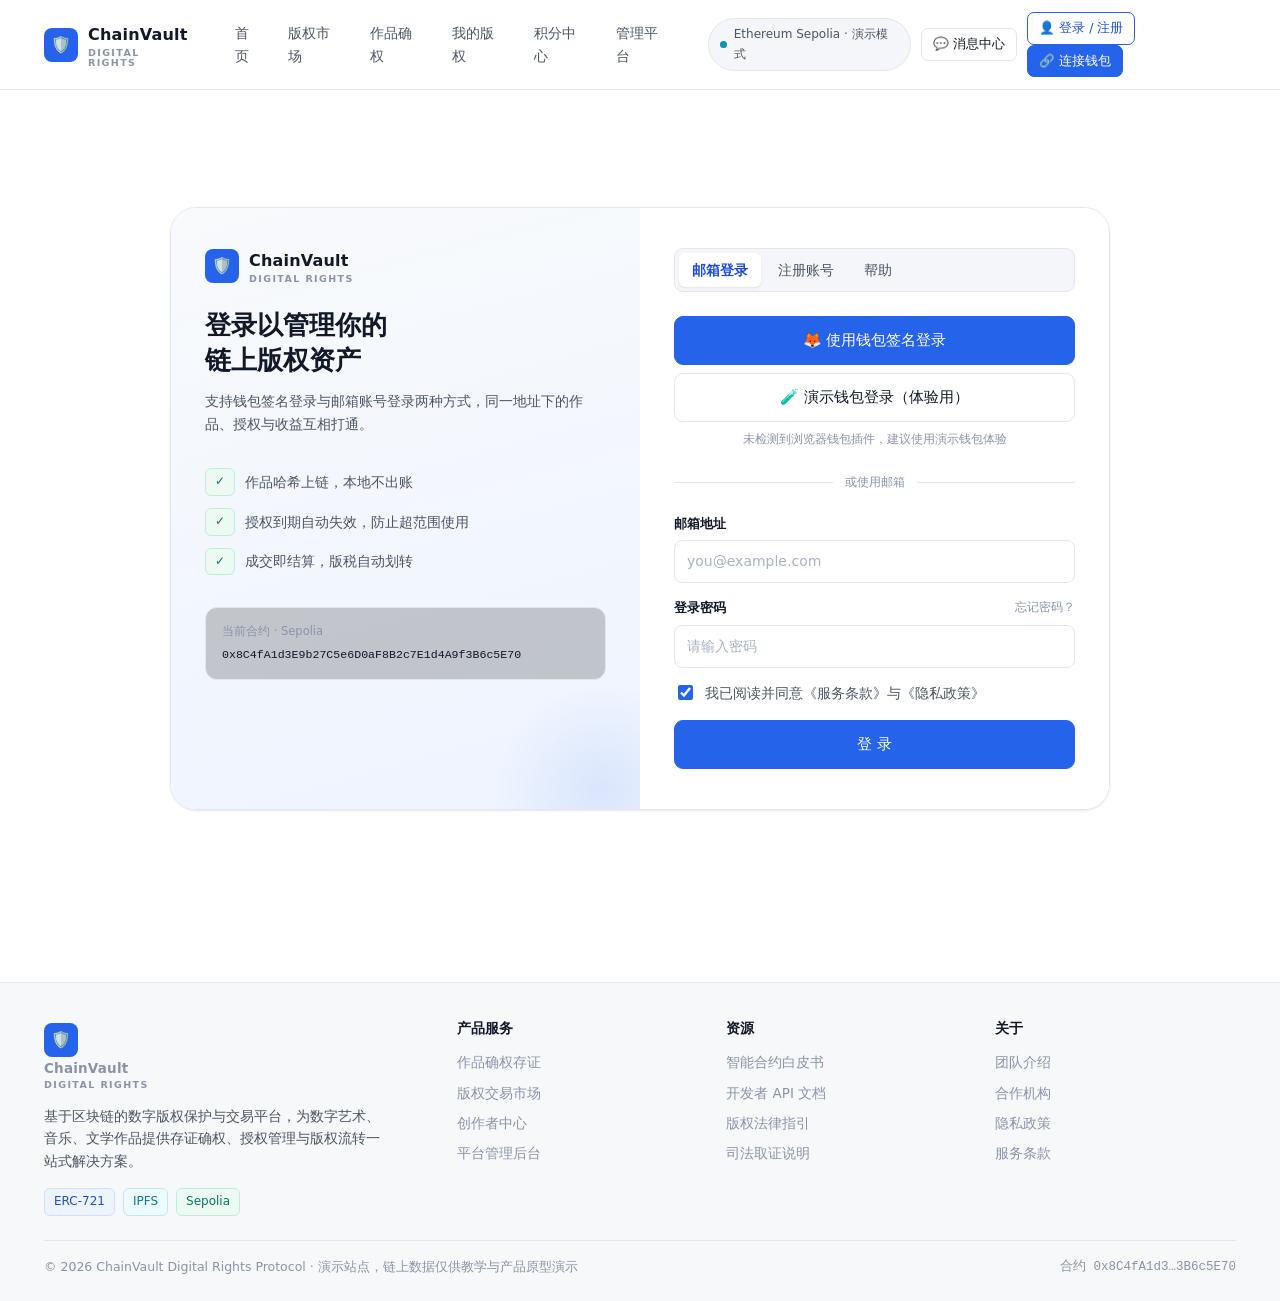
<file: pages/credits.html>
<!DOCTYPE html>
<html lang="zh-CN">
<head>
<meta charset="UTF-8">
<meta name="viewport" content="width=device-width,initial-scale=1">
<title>积分中心 · ChainVault</title>
<link rel="stylesheet" href="../assets/css/style.css">
<link rel="icon" href="data:image/svg+xml,<svg xmlns='http://www.w3.org/2000/svg' viewBox='0 0 100 100'><text y='.9em' font-size='90'>🛡️</text></svg>">
</head>
<body>
<header class="nav" data-nav></header>

<section class="container" style="padding:32px 24px 60px">
  <div class="crumb"><a href="../index.html">首页</a> / 积分中心</div>
  <div class="row between wrap mb-24">
    <div>
      <h1 style="margin:0 0 4px;font-size:28px">积分中心</h1>
      <p class="dim" style="margin:0">积分（${'<span id="unitName"></span>' || 'CV'}）仅可用于兑换作品的「个人欣赏授权」，不能提现或转让。</p>
    </div>
    <a class="btn" href="works.html">去市场使用积分 →</a>
  </div>

  <div class="grid" style="grid-template-columns:1fr 340px;gap:20px;align-items:start">
    <div class="col">
      <!-- 余额卡 -->
      <div class="card glow">
        <div class="row between wrap">
          <div>
            <div class="mute" style="font-size:12.5px">我的积分余额</div>
            <div style="font-size:38px;font-weight:800;letter-spacing:-.6px" id="balance">0</div>
            <div class="hint">≈ <span id="balEth">0</span> ETH · 1 ETH = <span id="rate"></span> 积分</div>
          </div>
          <div class="row" style="gap:10px">
            <button class="btn btn-primary btn-lg" id="btnSign">📅 每日签到</button>
            <button class="btn btn-lg" id="btnBuy">💱 ETH 兑换积分</button>
          </div>
        </div>
        <div class="row mt-16" style="gap:10px;flex-wrap:wrap">
          <span class="badge" id="signState">—</span>
          <span class="badge cyan" id="likeState">—</span>
          <span class="badge info">积分仅可用于个人欣赏授权</span>
        </div>
      </div>

      <!-- 赚积分 -->
      <div class="card">
        <b class="mb-16">如何获得积分</b>
        <div class="col" style="gap:10px">
          <div class="row between" style="padding:10px 12px;border:1px solid var(--line);border-radius:10px">
            <div><div style="font-weight:600;font-size:14px">📅 每日签到</div><div class="hint">连续签到奖励递增，最高 ${'50'} 积分/天</div></div>
            <div style="text-align:right"><b style="color:var(--green)">+20 起</b><div class="hint">每日 1 次</div></div>
          </div>
          <div class="row between" style="padding:10px 12px;border:1px solid var(--line);border-radius:10px">
            <div><div style="font-weight:600;font-size:14px">👍 点赞作品</div><div class="hint">在作品详情页点赞</div></div>
            <div style="text-align:right"><b style="color:var(--green)">+2</b><div class="hint">每日 5 次</div></div>
          </div>
          <div class="row between" style="padding:10px 12px;border:1px solid var(--line);border-radius:10px">
            <div><div style="font-weight:600;font-size:14px">♡ 收藏作品</div><div class="hint">每件作品首次收藏</div></div>
            <div style="text-align:right"><b style="color:var(--green)">+5</b><div class="hint">每作品限 1 次</div></div>
          </div>
          <div class="row between" style="padding:10px 12px;border:1px solid var(--line);border-radius:10px">
            <div><div style="font-weight:600;font-size:14px">💱 ETH 兑换</div><div class="hint">按实时比例即时到账</div></div>
            <div style="text-align:right"><b style="color:var(--green)">+<span id="perEth"></span></b><div class="hint">每 1 ETH</div></div>
          </div>
        </div>
      </div>

      <!-- 流水 -->
      <div class="card">
        <div class="row between mb-16">
          <b>积分流水</b>
          <span class="hint">仅显示最近 60 条</span>
        </div>
        <div id="log"></div>
      </div>
    </div>

    <!-- 侧栏说明 -->
    <div class="col">
      <div class="card">
        <b class="mb-16">积分使用规则</b>
        <div class="col" style="gap:8px;font-size:13.4px;color:var(--text-dim)">
          <div class="row" style="gap:8px"><span class="badge cyan">1</span><span>仅可用于购买作者开放了「个人欣赏授权」的作品</span></div>
          <div class="row" style="gap:8px"><span class="badge cyan">2</span><span>该授权所需积分数由作者在上架时自行设定</span></div>
          <div class="row" style="gap:8px"><span class="badge cyan">3</span><span>商用、改编、独家买断仍需使用 ETH 支付</span></div>
          <div class="row" style="gap:8px"><span class="badge cyan">4</span><span>积分不可提现、不可转账、不可逆向兑换 ETH</span></div>
          <div class="row" style="gap:8px"><span class="badge cyan">5</span><span>兑换成功后授权即刻生效，凭证写入你的钱包</span></div>
        </div>
      </div>

      <div class="card">
        <b class="mb-16">可用积分的作品</b>
        <div id="usable" class="col" style="gap:10px"></div>
      </div>
    </div>
  </div>
</section>

<footer class="footer" data-footer></footer>

<script src="../assets/js/store.js"></script>
<script src="../assets/js/web3.js"></script>
<script src="../assets/js/app.js"></script>
<script>
App.mountNav('credits');
const sess = App.requirePageLogin();
if (sess) boot(sess);

function boot(sess){
  const C = Store.CREDIT;
  const me = sess.address;

  document.getElementById('unitName').textContent = C.unit;
  document.getElementById('rate').textContent = App.fmt.num(C.rate);
  document.getElementById('perEth').textContent = App.fmt.num(C.rate);

  function render(){
    const bal = Store.creditsOf(me);
    document.getElementById('balance').textContent = App.fmt.num(bal);
    document.getElementById('balEth').textContent = (bal / C.rate).toFixed(4);

    const sign = Store.signInfo(me);
    const sEl = document.getElementById('signState');
    sEl.className = 'badge ' + (sign.signed ? 'ok' : 'warn');
    sEl.textContent = sign.signed
      ? '今日已签到 · 连续 ' + sign.streak + ' 天'
      : '今日未签到 · 连续 ' + (sign.streak||0) + ' 天';
    const btn = document.getElementById('btnSign');
    btn.textContent = sign.signed ? '今日已签到' : '📅 签到领 ' + Math.min(C.signMax, C.signBase + (sign.streak||0) * C.signStep) + ' 积分';
    btn.disabled = sign.signed;

    const left = Store.likeLeft(me);
    document.getElementById('likeState').textContent = '今日点赞奖励剩 ' + left + ' 次（+' + C.like + '/次）';

    /* 流水 */
    const logs = Store.creditLog(me).slice(0, 60);
    const typeMap = {
      sign:{t:'每日签到', i:'📅'}, like:{t:'点赞作品', i:'👍'}, fav:{t:'收藏作品', i:'♡'},
      buy:{t:'ETH 兑换', i:'💱'}, spend:{t:'积分消费', i:'🎟️'}, admin:{t:'平台调整', i:'⚙️'}
    };
    document.getElementById('log').innerHTML = logs.length ? `<div class="table-wrap"><table class="tb" style="min-width:0">
      <thead><tr><th>时间</th><th>事项</th><th>说明</th><th style="text-align:right">变动</th></tr></thead>
      <tbody>${logs.map(l=>{
        const m = typeMap[l.type] || {t:'其他', i:'•'};
        return `<tr>
          <td>${App.fmt.dateTime(l.at)}</td>
          <td>${m.i} ${m.t}</td>
          <td class="dim">${App.esc(l.note || '—')}</td>
          <td style="text-align:right;font-weight:700" class="${l.amount>=0?'up':'down'}">${l.amount>=0?'+':''}${App.fmt.num(l.amount)}</td>
        </tr>`;}).join('')}</tbody></table></div>`
      : `<div class="empty" style="padding:26px 0"><div class="ico">🪙</div><p>还没有积分记录，先去签到领取吧</p></div>`;

    /* 可用积分的作品 */
    const usable = Store.works().filter(w =>
      w.status === 'approved' && App.licenseTypesOf(w).indexOf('personal') >= 0).slice(0, 5);
    document.getElementById('usable').innerHTML = usable.length ? usable.map(w=>`
      <a class="row" href="detail.html?id=${encodeURIComponent(w.id)}" style="gap:10px;padding:9px 10px;border:1px solid var(--line);border-radius:10px;transition:.15s">
        <div class="cover ${Store.TYPE_MAP[w.type].color}" style="width:42px;height:42px;border-radius:8px;flex:none">
          <div class="glyph" style="font-size:18px">${Store.TYPE_MAP[w.type].icon}</div>
        </div>
        <div style="flex:1;min-width:0">
          <div class="truncate" style="font-size:13.5px;font-weight:600">${App.esc(w.title)}</div>
          <div class="hint">${App.fmt.num(w.personalCredits||0)} ${C.unit}</div>
        </div>
        <span class="badge ${Store.creditsOf(me) >= (w.personalCredits||0) ? 'ok' : 'warn'}">${Store.creditsOf(me) >= (w.personalCredits||0) ? '可兑换' : '差 ' + App.fmt.num((w.personalCredits||0) - Store.creditsOf(me))}</span>
      </a>`).join('')
      : `<div class="hint">暂无开放积分授权的作品</div>`;
  }

  document.getElementById('btnSign').onclick = ()=>{
    const r = Store.signIn(me);
    if (!r.ok) return App.toast(r.reason, 'warn');
    App.toast('签到成功 · 连续 ' + r.streak + ' 天，获得 ' + r.amount + ' ' + C.unit + ' 积分', 'ok', '每日签到');
    render();
    App.refreshMsg && App.refreshMsg();
  };

  document.getElementById('btnBuy').onclick = ()=>{
    App.modal({
      title:'💱 ETH 兑换积分',
      body:`
        <div class="card mb-16" style="padding:12px 14px;background:var(--brand-soft);border-color:#cfdefd">
          <div class="row between"><span style="font-size:12.5px">兑换比例</span><b>1 ETH = ${App.fmt.num(C.rate)} ${C.unit}</b></div>
          <div class="hint mt-8">当前余额：${App.fmt.num(Store.creditsOf(me))} ${C.unit}</div>
        </div>
        <div class="field"><label class="label">兑换数量（ETH）</label>
          <input class="input" id="ethAmt" type="number" min="${C.minEth}" step="0.001" value="0.01">
        </div>
        <div class="row" style="gap:8px;flex-wrap:wrap">
          ${[0.001, 0.01, 0.05, 0.1].map(v=>`<button class="btn btn-sm btn-outline" data-eth="${v}">${v} ETH</button>`).join('')}
        </div>
        <div class="hint mt-16">预计获得：<b id="willGet">${App.fmt.num(C.rate * 0.01)}</b> ${C.unit}（演示环境不产生真实转账）</div>`,
      buttons:[
        {text:'取消', cls:'btn-ghost'},
        {text:'确认兑换', cls:'btn-primary', onClick:()=>{
          const eth = Number(document.getElementById('ethAmt').value);
          if (!eth || eth < C.minEth) return App.toast('最小兑换 ' + C.minEth + ' ETH','err');
          const r = Store.buyCredits(me, eth, 'ETH 兑换（演示）');
          if (!r.ok) return App.toast(r.reason,'err');
          App.toast('兑换成功 · 到账 ' + App.fmt.num(r.amount) + ' ' + C.unit,'ok');
          render();
        }}
      ]
    });
    const inp = document.getElementById('ethAmt');
    const upd = ()=>{ const v = Number(inp.value)||0; document.getElementById('willGet').textContent = App.fmt.num(Math.round(v * C.rate)); };
    inp.addEventListener('input', upd);
    document.querySelectorAll('[data-eth]').forEach(b=>{
      b.onclick = ()=>{ inp.value = b.dataset.eth; upd(); };
    });
  };

  render();
}
</script>
</body>
</html>
</file>
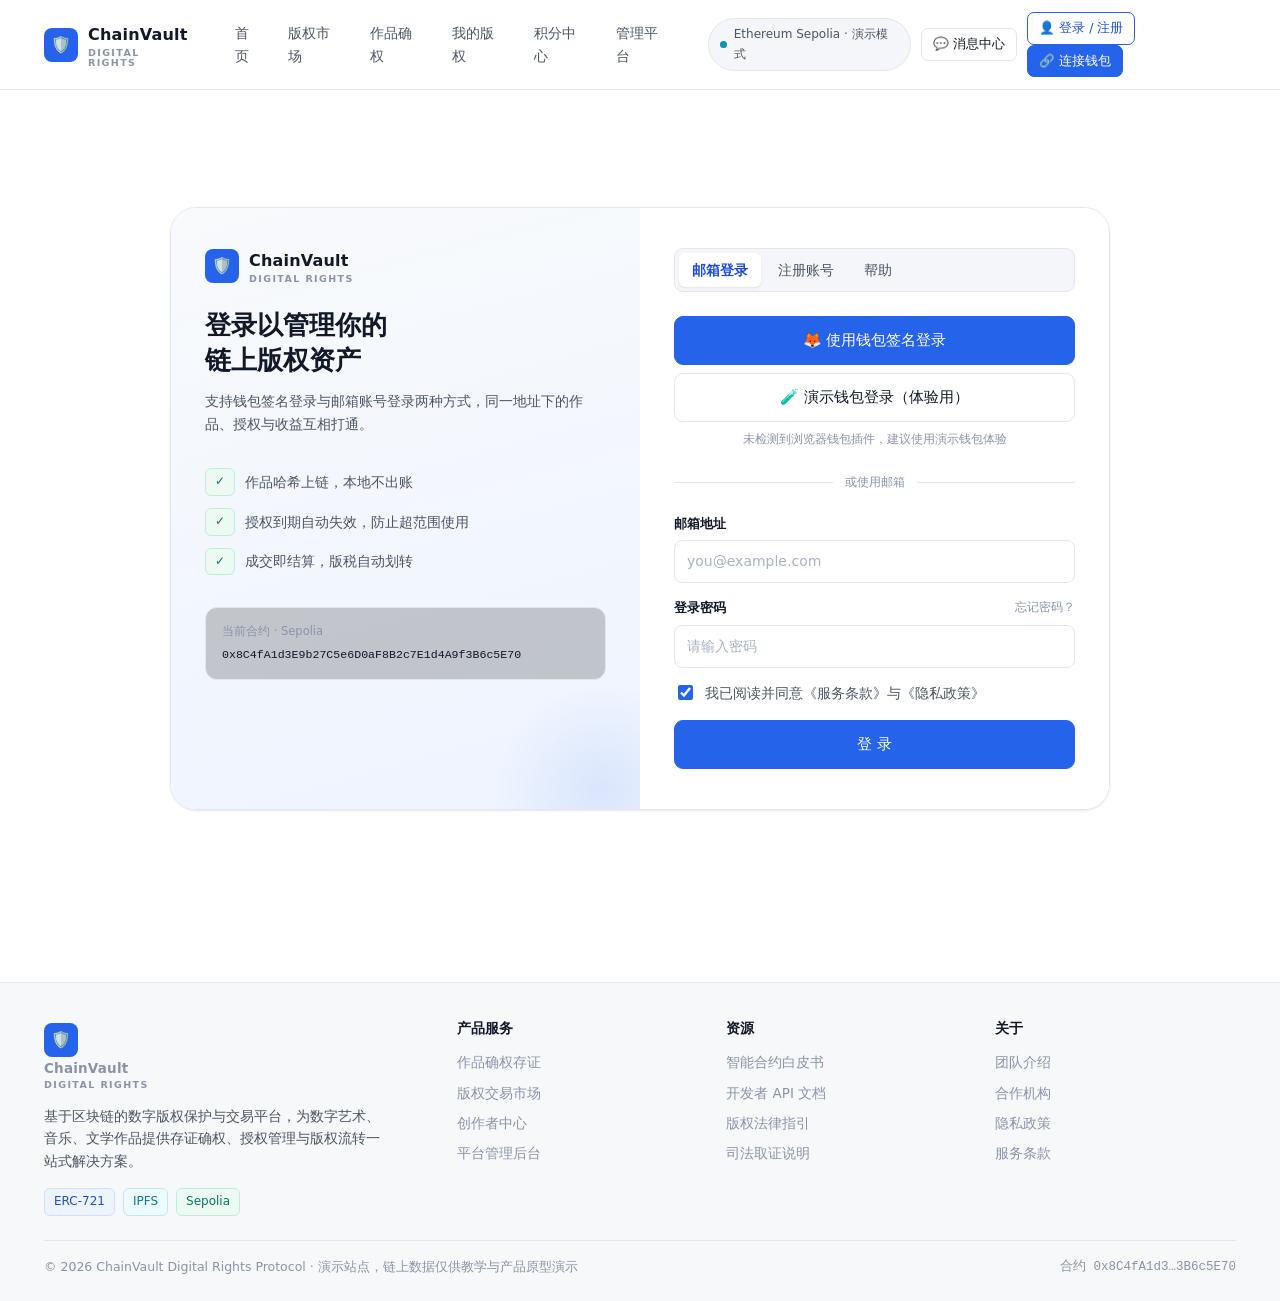
<file: pages/dashboard.html>
<!DOCTYPE html>
<html lang="zh-CN">
<head>
<meta charset="UTF-8">
<meta name="viewport" content="width=device-width,initial-scale=1">
<title>我的版权 · ChainVault</title>
<link rel="stylesheet" href="../assets/css/style.css">
<link rel="icon" href="data:image/svg+xml,<svg xmlns='http://www.w3.org/2000/svg' viewBox='0 0 100 100'><text y='.9em' font-size='90'>🛡️</text></svg>">
</head>
<body>
<header class="nav" data-nav></header>

<section class="container" style="padding:36px 24px 60px" id="root"></section>

<footer class="footer" data-footer></footer>

<script src="../assets/js/store.js"></script>
<script src="../assets/js/web3.js"></script>
<script src="../assets/js/app.js"></script>
<script>
App.mountNav('dash');
const sess = App.requirePageLogin();
if (sess) {
  Web3.state.address = sess.address;
  render(sess);
}

function myWorks(addr){
  return Store.works().filter(w => (w.owner||'').toLowerCase()===addr.toLowerCase() || (w.creator||'').toLowerCase()===addr.toLowerCase());
}
function myLicenses(addr){
  return Store.licenses().filter(l => (l.licensee||'').toLowerCase()===addr.toLowerCase());
}
function myOrders(addr){
  return Store.orders().filter(o => (o.buyer||'').toLowerCase()===addr.toLowerCase() || (o.seller||'').toLowerCase()===addr.toLowerCase());
}

function render(sess){
  const works = myWorks(sess.address);
  const lics = myLicenses(sess.address);
  const orders = myOrders(sess.address);
  const income = orders.filter(o=>(o.seller||'').toLowerCase()===sess.address.toLowerCase())
    .reduce((a,o)=>a+Number(o.amount||0)*(1-(Store.settings().platformFee||2.5)/100),0);
  const spend = orders.filter(o=>(o.buyer||'').toLowerCase()===sess.address.toLowerCase())
    .reduce((a,o)=>a+Number(o.amount||0)+Number(o.fee||0),0);
  const user = Store.getUser(sess.address) || {name:sess.name, address:sess.address, createdAt:new Date().toISOString().slice(0,10)};

  document.getElementById('root').innerHTML = `
  <div class="crumb"><a href="../index.html">首页</a> / 我的版权</div>

  <div class="card glow mb-24 up-in">
    <div class="row between wrap">
      <div class="row" style="gap:16px">
        <div class="avatar lg" style="background:${App.avatarColor(sess.name)}">${App.esc(App.initial(sess.name))}</div>
        <div>
          <h1 style="margin:0 0 4px;font-size:26px">${App.esc(sess.name)}</h1>
          <div class="row wrap" style="gap:8px">
            <span class="badge ${sess.method==='wallet'?'info':'cyan'}">${sess.method==='wallet'?'钱包签名登录':'邮箱账号登录'}</span>
            ${sess.role==='admin'?'<span class="badge err">平台管理员</span>':'<span class="badge ok">已实名创作者</span>'}
            <span class="badge">${sess.walletMode==='wallet'?'链上钱包':'演示钱包'}</span>
          </div>
          <div class="mono mute mt-8" style="font-size:12px">${App.esc(sess.address)}
            <a style="cursor:pointer;color:#1d4ed8" onclick="App.copy('${sess.address}')"> ⧉</a></div>
        </div>
      </div>
      <div class="row wrap" style="gap:10px">
        <a class="btn" href="credits.html">🪙 积分 <span class="badge cyan" style="padding:1px 6px;font-size:11px">${App.fmt.num(Store.creditsOf(sess.address))}</span></a>
        <a class="btn" href="messages.html">💬 消息中心 <span class="badge err" id="dashMsgBadge" style="display:none;padding:1px 6px;font-size:11px">0</span></a>
        <a class="btn btn-primary" href="create.html">🛡️ 确权新作品</a>
        ${sess.role==='admin'?'<a class="btn btn-danger" href="admin.html">进入管理后台</a>':'<a class="btn" href="works.html">浏览市场</a>'}
      </div>
    </div>
  </div>

  <div class="grid g-4 mb-24">
    <div class="stat"><div class="ico">🛡️</div><div class="k">我的作品</div><div class="v">${works.length}</div><div class="d up">${works.filter(w=>w.status==='approved').length} 件在售</div></div>
    <div class="stat"><div class="ico">📥</div><div class="k">版权仓库（购入）</div><div class="v">${works.filter(w=>(w.creator||'').toLowerCase()!==sess.address.toLowerCase()).length}</div><div class="d">买断后自动入库并上架</div></div>
    <div class="stat"><div class="ico">⭐</div><div class="k">我的收藏</div><div class="v">${App.favs().length}</div><div class="d">来自版权市场</div></div>
    <div class="stat"><div class="ico">💱</div><div class="k">交易笔数</div><div class="v">${orders.length}</div><div class="d">买入支出 ${App.fmt.eth(spend)} ETH</div></div>
  </div>

  <div class="tabs mb-24">
    <button class="on" data-t="works">🛡️ 我的作品 (${works.length})</button>
    <button data-t="fav">⭐ 我的收藏 (<span id="favTabCount">${App.favs().length}</span>)</button>
    <button data-goto="messages.html">💬 消息中心 (<span id="tabMsgCount">${Store.unreadFor(sess.address).count}</span>)</button>
    <button data-t="lic">📜 我的授权 (${lics.length})</button>
    <button data-t="tx">💱 交易记录 (${orders.length})</button>
    <button data-t="wallet">👛 我的钱包</button>
    <button data-t="setting">⚙️ 账号设置</button>
  </div>
  <div id="body"></div>`;

  const addr = sess.address.toLowerCase();

  /* 作品卡片：原创作品与购入作品共用 */
  function workItem(w){
    const t = Store.TYPE_MAP[w.type];
    const iCreated = (w.creator||'').toLowerCase() === addr;
    const iOwner   = (w.owner||'').toLowerCase() === addr;
    const onSale = w.status === 'approved';
    const st = Store.STATUS_MAP[w.status] || Store.STATUS_MAP.rejected;
    const soldOut = iCreated && !iOwner;   // 我创作但已卖出
    return `<div class="card card-hover">
      <div class="cover ${t.color}" style="height:130px;border-radius:14px">
        <span class="top-tag">${t.icon} ${t.label}</span>${App.coverInner(w, '40px')}
      </div>
      <h4 style="margin:14px 0 4px;font-size:15.5px">${App.esc(w.title)}</h4>
      <div class="row wrap" style="gap:6px">
        <span class="badge ${onSale?'ok':st.cls}">${onSale?'在售':st.label}</span>
        <span class="badge info">${Store.LICENSE_MAP[w.licenseType].label}</span>
        ${w.resale ? '<span class="badge cyan">二次流转</span>' : ''}
        ${soldOut ? '<span class="badge warn">已售出</span>' : ''}
      </div>
      ${iCreated ? '' : `<div class="kv"><span class="k">购入自</span><span class="v">${App.esc(w.prevOwnerName || w.creatorName || '—')}</span></div>`}
      <div class="kv"><span class="k">售价</span><span class="v"><b>${App.fmt.eth(w.price)}</b> ETH</span></div>
      <div class="kv"><span class="k">浏览 / 收藏</span><span class="v">${App.fmt.num(w.views)} / ${App.fmt.num(w.likes)}</span></div>
      <div class="kv"><span class="k">存证时间</span><span class="v">${App.fmt.date(w.createdAt)}</span></div>
      <div class="row mt-16" style="gap:8px">
        <a class="btn btn-sm btn-outline btn-block" href="detail.html?id=${w.id}">详情</a>
        ${onSale
          ? `<button class="btn btn-sm btn-block" data-price="${w.id}">调价</button>
             <button class="btn btn-sm btn-danger btn-block" data-del="${w.id}">下架</button>`
          : (w.status === 'pending'
              ? ``
              : `<button class="btn btn-sm btn-primary btn-block" data-edit="${w.id}">${iCreated ? '编辑并上架' : '修改后上架'}</button>`)}
      </div>
    </div>`;
  }

  const created = works.filter(w=>(w.creator||'').toLowerCase() === addr);
  const bought  = works.filter(w=>(w.creator||'').toLowerCase() !== addr);

  const bodies = {
    works: () => works.length ? `
      <div class="row between wrap mb-16">
        <h3 style="margin:0;font-size:17px">我创作的作品 (${created.length})</h3>
        <a class="btn btn-sm btn-primary" href="create.html">🛡️ 确权新作品</a>
      </div>
      ${created.length
        ? `<div class="grid g-auto">${created.map(workItem).join('')}</div>`
        : `<div class="empty card" style="padding:28px 20px"><div class="ico">🛡️</div><p>还没有原创作品</p><a class="btn btn-primary" href="create.html">立即确权第一件作品</a></div>`}
      <div class="row between wrap mt-32 mb-16">
        <h3 style="margin:0;font-size:17px">我的版权仓库 · 购入的版权 (${bought.length})</h3>
        <span class="hint">买断成交后作品自动入库并重新上架，可自行调价或下架</span>
      </div>
      ${bought.length
        ? `<div class="grid g-auto">${bought.map(workItem).join('')}</div>`
        : `<div class="empty card" style="padding:28px 20px"><div class="ico">📥</div><p>仓库为空，去市场买断一件作品后会自动出现在这里</p><a class="btn btn-outline" href="works.html">浏览版权市场</a></div>`}`
      : `<div class="empty card"><div class="ico">🛡️</div><p>你还没有任何已确权作品</p><a class="btn btn-primary" href="create.html">立即确权第一件作品</a></div>`,

    fav: () => {
      const list = App.favs().map(id=>Store.getWork(id)).filter(Boolean);
      if(!list.length) return `<div class="empty card"><div class="ico">⭐</div><p>还没有收藏任何作品</p><a class="btn btn-primary" href="works.html">去市场逛逛</a></div>`;
      return `
      <div class="row between wrap mb-16">
        <h3 style="margin:0;font-size:17px">我的收藏 (${list.length})</h3>
        <span class="hint">点击卡片查看详情，可随时取消收藏</span>
      </div>
      <div class="grid g-auto">${list.map(w=>{
        const t = Store.TYPE_MAP[w.type];
        return `<div class="card card-hover">
          <a href="detail.html?id=${w.id}">
            <div class="cover ${t.color}" style="height:130px;border-radius:14px">
              <span class="top-tag">${t.icon} ${t.label}</span>${App.coverInner(w, '40px')}
            </div>
            <h4 style="margin:14px 0 4px;font-size:15.5px">${App.esc(w.title)}</h4>
          </a>
          <div class="row wrap" style="gap:6px">
            <span class="badge ${w.status==='approved'?'ok':w.status==='pending'?'warn':'err'}">${w.status==='approved'?'在售':w.status==='pending'?'审核中':'已下架'}</span>
            ${w.resale ? '<span class="badge cyan">二次流转</span>' : ''}
          </div>
          <div class="kv"><span class="k">作者</span><span class="v">${App.esc(w.creatorName||'—')}</span></div>
          <div class="kv"><span class="k">售价</span><span class="v"><b>${App.fmt.eth(w.price)}</b> ETH</span></div>
          <div class="row mt-16" style="gap:8px">
            <a class="btn btn-sm btn-outline btn-block" href="detail.html?id=${w.id}">查看详情</a>
            <button class="btn btn-sm btn-danger btn-block" data-unfav="${w.id}">取消收藏</button>
          </div>
        </div>`;}).join('')}</div>`;
    },

    lic: () => lics.length ? `<div class="table-wrap"><table class="tb">
      <thead><tr><th>作品</th><th>授权范围</th><th>期限</th><th>费用</th><th>生效时间</th><th>到期时间</th><th>凭证</th></tr></thead>
      <tbody>${lics.map(l=>`<tr>
        <td><a href="detail.html?id=${l.workId}" style="color:#1d4ed8;font-weight:600">${App.esc(l.workTitle)}</a></td>
        <td>${Store.LICENSE_MAP[l.scope].label}</td>
        <td>${l.period?l.period+' 年':'永久'}</td>
        <td><b>${App.fmt.eth(l.price)}</b> ETH</td>
        <td>${App.fmt.date(l.createdAt)}</td>
        <td>${l.expiresAt?App.fmt.date(l.expiresAt):'永久有效'}</td>
        <td><button class="btn btn-sm btn-outline" onclick="App.copy('${l.txHash}')">复制凭证</button></td>
      </tr>`).join('')}</tbody></table></div>`
      : `<div class="empty card"><div class="ico">📜</div><p>尚未获得任何作品授权</p><a class="btn btn-primary" href="works.html">去市场看看</a></div>`,

    tx: () => orders.length ? `<div class="table-wrap"><table class="tb">
      <thead><tr><th>时间</th><th>作品</th><th>类型</th><th>角色</th><th>对方</th><th>金额</th><th>交易哈希</th></tr></thead>
      <tbody>${orders.map(o=>{
        const buy = (o.buyer||'').toLowerCase()===sess.address.toLowerCase();
        return `<tr>
          <td>${App.fmt.date(o.createdAt)}</td>
          <td>${App.esc(o.workTitle)}</td>
          <td><span class="badge ${o.type==='transfer'?'info':'cyan'}">${o.type==='transfer'?'所有权转让':'授权'}</span></td>
          <td><span class="badge ${buy?'warn':'ok'}">${buy?'买入':'卖出'}</span></td>
          <td>${App.esc(buy?o.sellerName:o.buyerName)}</td>
          <td class="${buy?'down':'up'}"><b>${buy?'-':'+'}${App.fmt.eth(o.amount)}</b> ETH</td>
          <td class="mono" style="font-size:11.6px;cursor:pointer" onclick="App.copy('${o.txHash}')">${App.fmt.addr(o.txHash,6)} ⧉</td>
        </tr>`;}).join('')}</tbody></table></div>`
      : `<div class="empty card"><div class="ico">💱</div><p>暂无交易记录</p><a class="btn btn-primary" href="works.html">去市场看看</a></div>`,

    wallet: () => `
      <div class="grid g-2">
        <div class="card glow">
          <div class="row between mb-16"><b>钱包资产</b><span class="badge cyan" id="wMode">${sess.walletMode==='wallet'?'链上钱包':'演示钱包'}</span></div>
          <div class="mute" style="font-size:12.5px">可用余额</div>
          <div style="font-size:32px;font-weight:800;letter-spacing:-.6px" id="balance">读取中…</div>
          <div class="hint mb-16">≈ ¥<span id="balCny">—</span></div>
          <div class="bar"><i style="width:64%"></i></div>
          <div class="row between mt-8" style="font-size:12px"><span class="mute">已冻结 0.000 ETH</span><span class="up">今日 +0.000 ETH</span></div>
          <div class="row mt-24" style="gap:8px">
            <button class="btn btn-outline btn-block" onclick="App.toast('充值通道演示中，真实环境将跳转钱包','info')">充值</button>
            <button class="btn btn-block" onclick="App.toast('提现已提交，预计 10 分钟到账','ok')">提现</button>
          </div>
        </div>
        <div class="card">
          <b class="mb-16">收益明细</b>
          <div class="kv"><span class="k">作品销售收入</span><span class="v up">+${App.fmt.eth(income)} ETH</span></div>
          <div class="kv"><span class="k">版税分账收入</span><span class="v up">+${App.fmt.eth(income*0.05)} ETH</span></div>
          <div class="kv"><span class="k">授权支出</span><span class="v down">-${App.fmt.eth(spend)} ETH</span></div>
          <div class="kv"><span class="k">Gas 累计消耗</span><span class="v down">-${(orders.length*0.0008).toFixed(4)} ETH</span></div>
          <div class="kv" style="border-top:1px solid var(--line);margin-top:6px;padding-top:10px">
            <span class="k" style="color:var(--text);font-weight:700">净收益</span>
            <span class="v up" style="font-weight:800;font-size:18px">${App.fmt.eth(income*1.05-spend-orders.length*0.0008)} ETH</span></div>
          <div class="hint mt-16">所有分账由 CopyrightRegistry 合约自动执行，平台不经手资金。</div>
        </div>
      </div>`,

    setting: () => `
      <div class="grid g-2">
        <div class="card">
          <b>个人资料</b>
          <div class="field mt-16"><label class="label">昵称 / 创作者名</label><input class="input" id="stName" value="${App.esc(user.name||'')}"></div>
          <div class="field"><label class="label">联系邮箱</label><input class="input" id="stEmail" value="${App.esc(user.email||'')}" placeholder="用于接收成交与异议通知"></div>
          <div class="field"><label class="label">个人简介</label><textarea class="textarea" id="stBio" placeholder="介绍一下你的创作方向…">${App.esc(user.bio||'')}</textarea></div>
          <button class="btn btn-primary btn-block" id="saveProfile">保存资料</button>
        </div>
        <div class="card">
          <b>交易偏好</b>
          <div class="field mt-16"><label class="label">默认版税率（%）</label><input class="input" type="number" value="5" min="0" max="30"></div>
          <label class="switch mb-16"><input type="checkbox" checked><span class="track"></span><span style="font-size:13.5px">作品成交后自动接收邮件通知</span></label>
          <label class="switch mb-16"><input type="checkbox" checked><span class="track"></span><span style="font-size:13.5px">开启侵权监测（每周扫描一次全网）</span></label>
          <label class="switch mb-16"><input type="checkbox"><span class="track"></span><span style="font-size:13.5px">允许作品入选平台精选推荐位</span></label>
          <div class="card mt-16" style="padding:14px;background:rgba(220,38,38,.07);border-color:rgba(220,38,38,.25)">
            <b style="font-size:13.5px;color:#be123c">危险操作</b>
            <p class="hint mt-8">清除本地演示数据会重置作品、订单与管理记录（仅影响本浏览器），真实链上数据不受影响。</p>
            <button class="btn btn-danger btn-sm mt-8" id="btnReset">清除本地演示数据</button>
          </div>
        </div>
      </div>`,
  };

  function show(k){
    document.getElementById('body').innerHTML = bodies[k]();
    document.querySelectorAll('.tabs button[data-t]').forEach(b=>b.classList.remove('on'));
    document.querySelector(`.tabs button[data-t="${k}"]`).classList.add('on');
    if(k==='wallet'){
      Web3.balance().then(b=>{
        document.getElementById('balance').textContent = b + ' ETH';
        document.getElementById('balCny').textContent = App.fmt.num(Math.round(Number(b)*24500));
      });
    }
    if(k==='setting'){
      document.getElementById('saveProfile').onclick = ()=>{
        Store.upsertUser({
          address: sess.address,
          name: document.getElementById('stName').value.trim(),
          email: document.getElementById('stEmail').value.trim(),
          bio: document.getElementById('stBio').value.trim(),
        });
        App.toast('资料已更新','ok');
        setTimeout(()=>location.reload(), 800);
      };
      document.getElementById('btnReset').onclick = ()=>{
        App.confirm('确认清除？','将重置本机演示数据并回到初始种子状态，此操作不可撤销。','确认清除',()=>{
          Store.reset();
          App.toast('本地数据已重置','ok');
          setTimeout(()=>location.href = App.home(), 900);
        }, true);
      };
    }
    if(k==='works'){
      document.querySelectorAll('[data-del]').forEach(b=>{
        b.onclick = ()=>{
          const id = b.dataset.del;
          App.confirm('下架作品','下架后作品将从市场隐藏，链上存证记录仍然保留。','确认下架',()=>{
            Store.updateWork(id, {status:'rejected'});
            App.toast('作品已下架','ok');
            setTimeout(()=>location.reload(), 700);
          }, true);
        };
      });
      document.querySelectorAll('[data-edit]').forEach(b=>{
        b.onclick = ()=>editAndList(b.dataset.edit);
      });
      document.querySelectorAll('[data-price]').forEach(b=>{
        b.onclick = ()=>{
          const id = b.dataset.price;
          const cur = Store.getWork(id);
          App.modal({
            title:'调整售价',
            body:`<p class="dim" style="margin:0 0 12px">作品《${App.esc(cur.title)}》当前售价 <b>${App.fmt.eth(cur.price)} ETH</b>，调价后立即在市场生效。</p>
              <div class="field"><label class="label">新售价（ETH）</label><input class="input" id="np" type="number" min="0.001" step="0.001" value="${cur.price}"></div>
              <div class="hint">最低 ${Store.settings().minPrice} ETH · 二次流转需向原作者支付 ${cur.royalty || 5}% 版税</div>`,
            buttons:[
              {text:'取消', cls:'btn-ghost'},
              {text:'保存', cls:'btn-primary', onClick:()=>{
                const v = Number(document.getElementById('np').value);
                if(!v || v <= 0) return App.toast('请输入有效的价格','err');
                Store.updateWork(id, {price:v});
                App.toast('售价已更新为 ' + App.fmt.eth(v) + ' ETH','ok');
                setTimeout(()=>location.reload(), 700);
              }}
            ]
          });
        };
      });
    }
    if(k==='fav'){
      document.querySelectorAll('[data-unfav]').forEach(b=>{
        b.onclick = ()=>{
          App.toggleFav(b.dataset.unfav);
          App.toast('已取消收藏','ok');
          updateFavCount();
          show('fav');
        };
      });
    }
  }
  function updateFavCount(){
    const el = document.getElementById('favTabCount');
    if(el) el.textContent = App.favs().length;
  }

  /* 修改作品内容后自主上架（买断入库 / 主动下架的作品用） */
  function editAndList(id){
    const w = Store.getWork(id);
    if(!w) return;
    let newCover = w.cover || null;
    let licSel = App.licenseTypesOf(w).slice();
    const t = Store.TYPE_MAP[w.type];
    App.modal({
      title:'修改作品并上架',
      body:`
        <p class="dim" style="margin:0 0 14px">该作品当前不在市场展示。你可以修改展示信息与价格后再上架，链上存证哈希保持不变（如需变更内容请重新确权）。</p>
        <div class="field"><label class="label">作品名称</label><input class="input" id="edTitle" value="${App.esc(w.title)}"></div>
        <div class="field"><label class="label">作品简介</label><textarea class="textarea" id="edDesc">${App.esc(w.desc||'')}</textarea></div>
        <div class="field"><label class="label">封面图 <span>可选替换</span></label>
          <div class="row" style="gap:12px">
            <div id="edCover" style="width:88px;height:64px;border-radius:8px;overflow:hidden;border:1px solid var(--line);background:${newCover?'#fff':'var(--surface-2)'};display:grid;place-items:center;flex:none">
              ${newCover ? `<img src="${newCover}" style="width:100%;height:100%;object-fit:cover">` : `<span class="mute">${t.icon}</span>`}
            </div>
            <div style="flex:1"><button class="btn btn-sm btn-outline" id="edPick" type="button">🖼 更换封面</button>
            <div class="hint mt-8">不更换则沿用现有封面</div></div>
          </div>
        </div>
        <div class="field"><label class="label">可授权方式 <span>可多选 · 至少 1 项</span></label>
          <div class="row" style="gap:8px;flex-wrap:wrap" id="edLics"></div>
        </div>
        <div class="grid g-2" style="gap:14px">
          <div class="field"><label class="label">ETH 售价（非积分授权）</label><input class="input" id="edPrice" type="number" min="0.001" step="0.001" value="${w.price}"></div>
          <div class="field hidden" id="edCreditField"><label class="label">个人欣赏授权积分价</label>
            <input class="input" id="edCredits" type="number" min="10" step="10" value="${w.personalCredits || Math.max(50, Math.round(w.price * 0.15 * Store.CREDIT.rate))}">
          </div>
        </div>
        <div class="hint">上架后作品将重新出现在版权市场；未勾选的授权方式不会展示给买家。</div>`,
      buttons:[
        {text:'暂不上架', cls:'btn-ghost'},
        {text:'保存并上架', cls:'btn-primary', onClick:()=>{
          const title = document.getElementById('edTitle').value.trim();
          const price = Number(document.getElementById('edPrice').value);
          if(!title) return App.toast('请填写作品名称','err');
          if(!price || price <= 0) return App.toast('请填写有效售价','err');
          if(!licSel.length) return App.toast('至少需要选择 1 种授权方式','err');
          Store.updateWork(id, {
            title,
            desc: document.getElementById('edDesc').value.trim(),
            price,
            licenseType: licSel[0],
            licenseTypes: licSel.slice(),
            personalCredits: licSel.indexOf('personal') >= 0
              ? Number(document.getElementById('edCredits').value) : null,
            cover: newCover,
            status: 'approved',
            listedAt: new Date().toISOString(),
          });
          App.toast('《' + title + '》已修改并上架至版权市场','ok','上架成功');
          setTimeout(()=>location.reload(), 800);
        }}
      ]
    });
    const licsBox = document.getElementById('edLics');
    function renderLics(){
      licsBox.innerHTML = Object.keys(Store.LICENSE_MAP).map(k=>{
        const on = licSel.indexOf(k) >= 0;
        return `<button class="badge ${on?'info':''}" data-lic="${k}" style="padding:7px 12px;font-size:12.5px;cursor:pointer;background:${on?'var(--brand-soft)':'#fff'}">
          ${on?'✓ ':'+ '}${Store.LICENSE_MAP[k].label}${k==='personal'?'（积分）':''}</button>`;
      }).join('');
      licsBox.querySelectorAll('[data-lic]').forEach(b=>{
        b.onclick = ()=>{
          const k = b.dataset.lic, i = licSel.indexOf(k);
          if (i >= 0){ if (licSel.length === 1) return App.toast('至少保留 1 种授权方式','err'); licSel.splice(i,1); }
          else licSel.push(k);
          renderLics();
          document.getElementById('edCreditField').classList.toggle('hidden', licSel.indexOf('personal') < 0);
        };
      });
    }
    renderLics();
    document.getElementById('edCreditField').classList.toggle('hidden', licSel.indexOf('personal') < 0);

    document.getElementById('edPick').onclick = ()=>{
      App.pickImage((url)=>{
        if(!url) return App.toast('封面处理失败，请换一张图片','err');
        newCover = url;
        document.getElementById('edCover').innerHTML = `<img src="${url}" style="width:100%;height:100%;object-fit:cover">`;
        App.toast('封面已更新（保存后生效）','ok');
      });
    };
  }
  const mb = document.getElementById('dashMsgBadge');
  if (mb) {
    const un = Store.unreadFor(sess.address).count;
    mb.textContent = un;
    mb.style.display = un ? 'inline-flex' : 'none';
  }

  show('works');
  document.querySelectorAll('.tabs button').forEach(b=>{
    b.onclick = ()=>{
      if (b.dataset.goto) { location.href = b.dataset.goto; return; }   // 跳转型 Tab（消息中心）
      if (b.dataset.t) show(b.dataset.t);
    };
  });
}
</script>
</body>
</html>
</file>
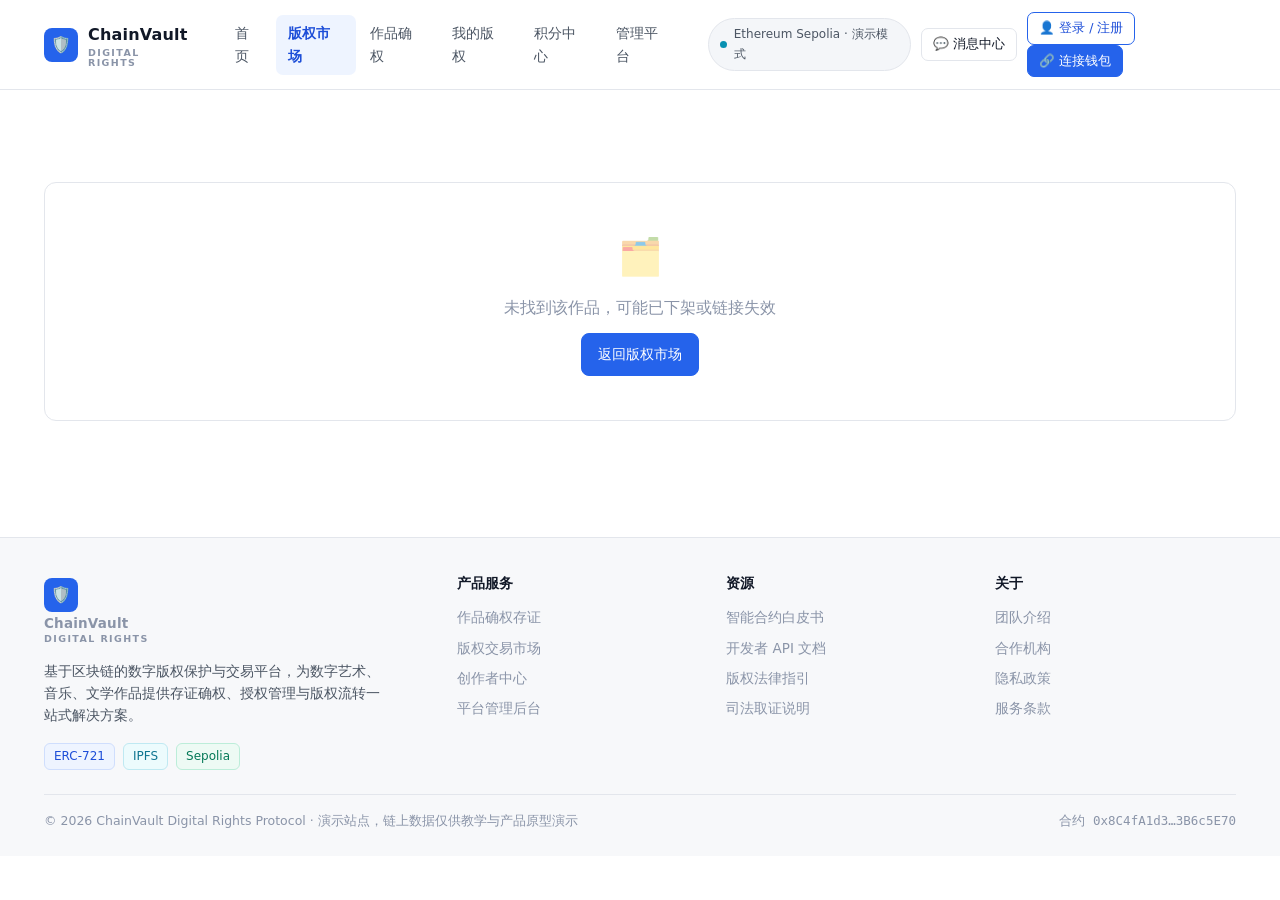
<file: pages/detail.html>
<!DOCTYPE html>
<html lang="zh-CN">
<head>
<meta charset="UTF-8">
<meta name="viewport" content="width=device-width,initial-scale=1">
<title>作品详情 · ChainVault</title>
<link rel="stylesheet" href="../assets/css/style.css">
<link rel="icon" href="data:image/svg+xml,<svg xmlns='http://www.w3.org/2000/svg' viewBox='0 0 100 100'><text y='.9em' font-size='90'>🛡️</text></svg>">
<style>
  .buy-panel{position:sticky;top:82px}
  .lic-opt{display:flex;gap:10px;padding:11px 13px;border-radius:12px;border:1px solid var(--line);background:#fafbfc;cursor:pointer;margin-bottom:9px;transition:.2s}
  .lic-opt:hover{border-color:#c3cddc}
  .lic-opt.on{border-color:rgba(37,99,235,.7);background:rgba(37,99,235,.12);box-shadow:0 0 0 3px rgba(37,99,235,.09)}
  .lic-opt .radio{width:16px;height:16px;border-radius:50%;border:1.5px solid var(--text-mute);flex:none;margin-top:3px;position:relative}
  .lic-opt.on .radio{border-color:#2563eb}
  .lic-opt.on .radio::after{content:"";position:absolute;inset:3px;border-radius:50%;background:var(--grad)}
</style>
</head>
<body>
<header class="nav" data-nav></header>

<section class="container" style="padding:32px 24px 60px" id="root"></section>

<footer class="footer" data-footer></footer>

<script src="../assets/js/store.js"></script>
<script src="../assets/js/web3.js"></script>
<script src="../assets/js/app.js"></script>
<script>
App.mountNav('works');

/* 注意：buyScope / buyPeriod 必须在 render(w) 调用前初始化，否则触发 TDZ 报错 */
let buyScope = 'commercial';
let buyPeriod = 3;

const w = Store.getWork(App.q('id') || '');
if(!w){
  document.getElementById('root').innerHTML = `
    <div class="empty card" style="margin-top:60px">
      <div class="ico">🗂️</div><p>未找到该作品，可能已下架或链接失效</p>
      <a class="btn btn-primary" href="works.html">返回版权市场</a>
    </div>`;
} else {
  buyScope = w.licenseType || 'commercial';
  render(w);
}

function priceOf(base, scope, period){
  const lic = Store.LICENSE_MAP[scope];
  const mul = period === 0 ? 1.6 : period === 1 ? 1 : period === 3 ? 1.35 : 1.5;
  return +(base * lic.base * (scope==='exclusive' ? 1 : mul)).toFixed(4);
}

function render(w){
  const t = Store.TYPE_MAP[w.type];
  const licTypes = App.licenseTypesOf(w);           // 作者勾选的授权方式
  const orders = Store.orders().filter(o=>o.workId===w.id);
  const lics = Store.licenses().filter(l=>l.workId===w.id);
  const settings = Store.settings();
  const isOwner = App.session() && App.session().address.toLowerCase() === w.owner.toLowerCase();
  if (licTypes.indexOf(buyScope) < 0) buyScope = licTypes[0];

  const html = `
  <div class="crumb"><a href="../index.html">首页</a> / <a href="works.html">版权市场</a> / ${App.esc(w.title)}</div>
  <div class="grid" style="grid-template-columns:1.35fr .65fr;gap:26px;align-items:start">

    <div class="fade-in">
      <div class="cover ${t.color}" style="height:300px;border-radius:22px">
        <span class="top-tag">${t.icon} ${t.label} · Token #${w.tokenId}</span>
        ${App.coverInner(w, '64px')}
        <div class="stat-tag"><span>👁 ${App.fmt.num(w.views)}</span><span>♥ ${App.fmt.num(w.likes)}</span><span>📜 ${App.fmt.num(lics.length)}</span></div>
      </div>

      <div class="row between wrap mt-24">
        <div>
          <h1 style="margin:0 0 6px;font-size:30px">${App.esc(w.title)}</h1>
          <div class="row wrap" style="gap:8px">
            ${licTypes.map(k=>`<span class="badge ${k==='personal'?'cyan':'info'}">${App.esc(Store.LICENSE_MAP[k].label)}</span>`).join('')}
            ${w.status==='approved'?'<span class="badge ok">已上链确权</span>':'<span class="badge warn">'+ (w.status==='pending'?'审核中':'已下架') +'</span>'}
            <span class="badge cyan">⛓ ${Web3.chainLabel()}</span>
            ${w.resale ? '<span class="badge cyan">二次流转 · 可转售</span>' : ''}
            ${w.allowDerivative ? '<span class="badge">允许改编</span>' : ''}
          </div>
        </div>
        <div class="row" style="gap:10px;flex-wrap:wrap">
          <button class="btn" id="btnLike">${App.isFav(w.id) ? '❤️ 已收藏' : '♡ 收藏'}</button>
          <button class="btn btn-outline" id="btnThumb">👍 点赞 ${App.fmt.num(w.likes)}</button>
          <button class="btn btn-outline" id="btnReport">⚖️ 侵权举证</button>
        </div>
      </div>

      <div class="row mt-16" style="gap:12px;padding:14px 16px;background:var(--surface);border:1px solid var(--line);border-radius:16px">
        <div class="avatar lg" style="background:${App.avatarColor(w.creatorName)}">${App.esc(App.initial(w.creatorName))}</div>
        <div style="flex:1">
          <div class="mute" style="font-size:11.5px">原创作者 · 当前所有权人</div>
          <div style="font-weight:700">${App.esc(w.creatorName)}</div>
          <div class="mono mute" style="font-size:11.6px">${App.esc(w.creator)}</div>
        </div>
        <div style="text-align:right">
          <div class="mute" style="font-size:11.5px">累计成交</div>
          <div style="font-weight:700;font-size:17px">${App.fmt.num(orders.length + (w.licenseCount||0))}</div>
        </div>
      </div>

      <div class="tabs mt-24">
        <button class="on" data-t="info">作品详情</button>
        <button data-t="proof">链上存证</button>
        <button data-t="lic">授权记录 (${lics.length})</button>
        <button data-t="tx">交易历史 (${orders.length})</button>
        <button data-t="rev">用户评价 (${Store.reviewsOf(w.id).length})</button>
      </div>

      <div id="tabBody" class="mt-16"></div>
    </div>

    <!-- 购买面板 -->
    <div class="buy-panel">
      <div class="card glow">
        <div class="row between mb-16">
          <span class="mute" style="font-size:12.5px">上架价格</span>
          <span class="badge ${w.status==='approved'?'ok':'warn'}">${w.status==='approved'?'可交易':'暂不可交易'}</span>
        </div>
        <div id="priceHead">
          <div style="font-size:30px;font-weight:800;letter-spacing:-.6px">${App.fmt.eth(w.price)} <small style="font-size:14px;color:var(--text-mute)">ETH</small></div>
          <div class="hint mb-16">≈ ¥ ${App.fmt.num(Math.round(w.price * 24500))} · 版税 ${w.royalty || 5}%</div>
        </div>

        <div class="mb-8" style="font-size:13px;font-weight:600">选择授权方式 <span class="mute" style="font-weight:400">作者开放 ${licTypes.length} 种</span></div>
        <div id="scopeList"></div>

        <div class="card mb-8" id="creditBox" style="padding:12px 14px;background:var(--brand-soft);border-color:#cfdefd">
          <div class="row between">
            <span style="font-size:12.5px">我的积分余额</span>
            <a href="credits.html" style="font-size:12px;color:#1d4ed8">赚积分 →</a>
          </div>
          <div style="font-size:20px;font-weight:800" id="myCredits">—</div>
        </div>

        <div class="field mt-16">
          <label class="label">授权期限</label>
          <select class="select" id="buyPeriod">
            <option value="1">1 年</option><option value="3" selected>3 年</option>
            <option value="5">5 年</option><option value="0">永久</option>
          </select>
        </div>

        <div style="border-top:1px solid var(--line-soft);padding-top:12px;margin-top:6px">
          <div class="kv"><span class="k">授权费用</span><span class="v" id="sumLic">—</span></div>
          <div class="kv"><span class="k">网络 Gas（估算）</span><span class="v" id="sumGas">—</span></div>
          <div class="kv"><span class="k">平台服务费 2.5%</span><span class="v" id="sumFee">—</span></div>
          <div class="kv" style="border-top:1px solid var(--line);padding-top:10px;margin-top:4px">
            <span class="k" style="color:var(--text);font-weight:700">合计</span>
            <span class="v" style="font-weight:800;font-size:19px" id="sumTotal">—</span>
          </div>
        </div>

        ${isOwner
          ? `<button class="btn btn-lg btn-block mt-16" id="btnManage">✏️ 管理我的作品</button>
             <a class="btn btn-outline btn-lg btn-block mt-8" href="messages.html">💬 消息中心（查看买家议价）</a>
             <p class="hint center mt-8">你是该作品的所有权人</p>`
          : `<button class="btn btn-primary btn-lg btn-block mt-16" id="btnBuy">🔐 立即获取授权</button>
             <button class="btn btn-lg btn-block mt-8" id="btnOffer">💬 向作者发起议价</button>
             <a class="btn btn-outline btn-lg btn-block mt-8" href="messages.html">💬 进入消息中心</a>
             <p class="hint center mt-8">托管交易 · 资金经合约交割，支持链上查验</p>`}
      </div>

      <div class="card mt-16" style="padding:16px">
        <b style="font-size:13.5px">⛓ 最近一笔链上交易</b>
        <div class="mono mt-8" style="font-size:11.4px;color:#1d4ed8;word-break:break-all">${App.fmt.addr(w.txHash, 14)}</div>
        <div class="hint mt-8">区块 #${App.fmt.num(w.blockNumber)} · ${App.fmt.ago(w.createdAt)}</div>
        <div class="row mt-16" style="gap:8px">
          <button class="btn btn-sm btn-outline btn-block" id="cpTx2">复制交易哈希</button>
          <a class="btn btn-sm btn-ghost btn-block" href="${settings.explorer}/tx/${w.txHash}" target="_blank" rel="noopener">区块浏览器 ↗</a>
        </div>
      </div>
    </div>
  </div>

  <div class="section" style="padding:40px 0 0">
    <div class="row between mb-16"><h3 style="margin:0;font-size:19px">同类推荐</h3><a class="btn btn-sm btn-ghost" href="works.html">查看更多 →</a></div>
    <div class="grid g-3" id="related"></div>
  </div>`;

  document.getElementById('root').innerHTML = html;

  /* 授权选项 */
  function renderScope(){
    document.getElementById('scopeList').innerHTML = licTypes.map(k=>{
      const m = Store.LICENSE_MAP[k];
      const priceTag = k === 'personal'
        ? App.fmt.num(creditPrice(w, buyPeriod === 'exclusive' ? 0 : Number(document.getElementById('buyPeriod').value))) + ' ' + Store.CREDIT.unit
        : (k==='exclusive' ? '买断' : '+'+priceOf(w.price,k,buyPeriod)+' ETH');
      return `<div class="lic-opt ${buyScope===k?'on':''}" data-k="${k}">
        <div class="radio"></div>
        <div style="flex:1">
          <div class="row between"><b style="font-size:13.8px">${m.label}${k==='personal'?' <span class="badge cyan" style="font-size:10.5px">积分</span>':''}</b>
          <span style="font-size:12.6px;color:#1d4ed8">${priceTag}</span></div>
          <div class="mute" style="font-size:11.6px;line-height:1.5">${m.desc}</div>
        </div></div>`;
    }).join('');
    document.querySelectorAll('#scopeList .lic-opt').forEach(el=>{
      el.onclick = ()=>{ buyScope = el.dataset.k; renderScope(); calc(); };
    });
  }
  /* 个人欣赏授权的积分价（期限系数与 ETH 一致） */
  function creditPrice(w, period){
    const mul = period === 0 ? 1.6 : period === 1 ? 1 : period === 3 ? 1.35 : 1.5;
    return Math.round((w.personalCredits || Math.max(50, Math.round(w.price * 0.15 * Store.CREDIT.rate))) * mul);
  }
  function calc(){
    const period = buyScope === 'exclusive' ? 0 : Number(document.getElementById('buyPeriod').value);
    if (buyScope === 'personal'){
      const credits = creditPrice(w, period);
      const mine = App.session() ? Store.creditsOf(App.session().address) : 0;
      document.getElementById('sumLic').textContent = App.fmt.num(credits) + ' ' + Store.CREDIT.unit;
      document.getElementById('sumGas').textContent = '0 ETH（平台承担）';
      document.getElementById('sumFee').textContent = '0 ' + Store.CREDIT.unit;
      document.getElementById('sumTotal').textContent = App.fmt.num(credits) + ' ' + Store.CREDIT.unit;
      document.getElementById('priceHead').innerHTML =
        `<div style="font-size:30px;font-weight:800;letter-spacing:-.6px">${App.fmt.num(credits)} <small style="font-size:14px;color:var(--text-mute)">${Store.CREDIT.unit} 积分</small></div>
         <div class="hint mb-16">≈ ${(credits / Store.CREDIT.rate).toFixed(4)} ETH · 我的余额 ${App.fmt.num(mine)} ${Store.CREDIT.unit}${mine < credits ? ' · <span style="color:#be123c">不足</span>' : ''}</div>`;
      const bb = document.getElementById('btnBuy');
      if (bb) bb.textContent = mine >= credits ? '🎟️ 使用积分获取授权' : '积分不足 · 去赚积分';
      return {credits, p:0, fee:0, gas:0, mine};
    }
    const base = priceOf(w.price, buyScope, period);
    const p = buyScope === 'exclusive' ? w.price : base;
    const fee = +(p * App.settingsFee()).toFixed(4);
    const gas = 0.00072;
    document.getElementById('priceHead').innerHTML =
      `<div style="font-size:30px;font-weight:800;letter-spacing:-.6px">${App.fmt.eth(p)} <small style="font-size:14px;color:var(--text-mute)">ETH</small></div>
       <div class="hint mb-16">≈ ¥ ${App.fmt.num(Math.round(p * 24500))} · 版税 ${w.royalty || 5}%</div>`;
    document.getElementById('sumLic').textContent = App.fmt.eth(p) + ' ETH';
    document.getElementById('sumGas').textContent = gas.toFixed(6) + ' ETH';
    document.getElementById('sumFee').textContent = App.fmt.eth(fee) + ' ETH';
    document.getElementById('sumTotal').textContent = App.fmt.eth(p + fee + gas) + ' ETH';
    const bb = document.getElementById('btnBuy');
    if (bb) bb.textContent = '🔐 立即获取授权';
    return {p, fee, gas};
  }
  App.settingsFee = ()=> (Store.settings().platformFee || 2.5) / 100;

  renderScope();
  document.getElementById('buyPeriod').onchange = calc;
  calc();

  document.getElementById('cpTx2').onclick = ()=>App.copy(w.txHash);
  /* 我的积分余额 */
  const mc = document.getElementById('myCredits');
  if (mc) mc.textContent = App.session()
    ? App.fmt.num(Store.creditsOf(App.session().address)) + ' ' + Store.CREDIT.unit
    : '登录后可查看';

  const bl = document.getElementById('btnLike');
  if (bl) bl.onclick = ()=>{
    const s = App.session();
    if (!s) return App.requireLogin('detail.html?id=' + w.id);
    const was = App.isFav(w.id);
    App.toggleFav(w.id);
    if (!was){
      const aw = Store.favAward(s.address, w.id);
      if (aw.ok) App.toast('已收藏 · 获得 ' + aw.amount + ' ' + Store.CREDIT.unit + ' 积分', 'ok', '收藏成功');
      else App.toast('已加入我的收藏，可在「我的版权」查看', 'ok', '收藏成功');
    } else {
      App.toast('已取消收藏', 'ok');
    }
    setTimeout(()=>location.reload(), 550);
  };
  const bt = document.getElementById('btnThumb');
  if (bt) bt.onclick = ()=>{
    const s = App.session();
    if (!s) return App.requireLogin('detail.html?id=' + w.id);
    Store.updateWork(w.id, {likes: (w.likes||0) + 1});
    const aw = Store.likeAward(s.address);
    if (aw.ok) App.toast('点赞成功 · +' + aw.amount + ' ' + Store.CREDIT.unit + '（今日还可获得 ' + aw.left + ' 次）', 'ok');
    else App.toast('点赞成功（' + aw.reason + '）', 'ok');
    setTimeout(()=>location.reload(), 550);
  };
  const br = document.getElementById('btnReport');
  if (br) br.onclick = ()=>evidenceModal(w);
  const bo = document.getElementById('btnOffer');
  if (bo) bo.onclick = ()=>negotiateModal(w);
  const bb = document.getElementById('btnBuy');
  if (bb) bb.onclick = ()=>doBuy(w, calc);
  if (document.getElementById('btnManage')) document.getElementById('btnManage').onclick = ()=>location.href='dashboard.html';

  /* tabs */
  const bodies = {
    info: `
      <div class="card">
        <h4 style="margin:0 0 10px">作品简介</h4>
        <p class="dim" style="margin:0;font-size:14.5px;line-height:1.85">${App.esc(w.desc)}</p>
        <div class="tags mt-16">${(w.tags||[]).map(x=>`<span class="tag">#${App.esc(x)}</span>`).join('')}</div>
        <div class="grid g-3 mt-24">
          <div class="kv"><span class="k">作品品类</span><span class="v">${App.esc(t.label)}</span></div>
          <div class="kv"><span class="k">文件名</span><span class="v mono" style="font-size:12px">${App.esc(w.fileName||'—')}</span></div>
          <div class="kv"><span class="k">文件大小</span><span class="v">${App.esc(w.fileSize||'—')}</span></div>
          <div class="kv"><span class="k">存证时间</span><span class="v">${App.fmt.dateTime(w.createdAt)}</span></div>
          <div class="kv"><span class="k">版税率</span><span class="v">${w.royalty || 5}%</span></div>
          <div class="kv"><span class="k">可否改编</span><span class="v">${w.allowDerivative ? '允许' : '不允许'}</span></div>
        </div>
      </div>`,
    proof: `
      <div class="card glow">
        <div class="row between mb-16"><b>链上存证信息</b><span class="badge ok">✓ 已验证</span></div>
        <div class="kv"><span class="k">存证合约</span><span class="v mono" style="font-size:11.6px">${settings.contract}</span></div>
        <div class="kv"><span class="k">Token ID</span><span class="v">#${w.tokenId}</span></div>
        <div class="kv"><span class="k">所有权人</span><span class="v mono" style="font-size:11.6px">${App.esc(w.owner)}</span></div>
        <div class="kv"><span class="k">创建交易</span><span class="v mono" style="font-size:11.6px">${App.esc(w.txHash)}</span></div>
        <div class="kv"><span class="k">区块高度</span><span class="v">#${App.fmt.num(w.blockNumber)}</span></div>
        <div class="kv"><span class="k">IPFS CID</span><span class="v mono" style="font-size:11.6px">${App.esc(w.cdn)}</span></div>
        <div class="mt-16">
          <div class="hint mb-8">SHA-256 内容指纹</div>
          <div class="mono" style="font-size:11.4px;color:#1d4ed8;line-height:1.7;word-break:break-all;background:#f7f8fa;padding:12px;border-radius:12px">${App.esc(w.hash)}</div>
        </div>
        <div class="row mt-16" style="gap:8px">
          <button class="btn btn-sm btn-outline" id="verifyBtn">🔍 校验文件一致性</button>
          <a class="btn btn-sm btn-ghost" href="${settings.explorer}/tx/${w.txHash}" target="_blank" rel="noopener">在区块浏览器查看 ↗</a>
        </div>
        <div id="verifyOut" class="mt-16"></div>
      </div>`,
    lic: `
      <div class="card">
        <b class="mb-16">已发出的授权凭证</b>
        ${lics.length ? `<table class="tb" style="margin-top:12px">
          <thead><tr><th>被授权方</th><th>范围</th><th>期限</th><th>费用</th><th>状态</th></tr></thead>
          <tbody>${lics.map(l=>`<tr>
            <td><div style="font-weight:600">${App.esc(l.licenseeName)}</div><div class="mono mute" style="font-size:11px">${App.fmt.addr(l.licensee,6)}</div></td>
            <td>${Store.LICENSE_MAP[l.scope].label}</td>
            <td>${l.period ? l.period + ' 年' : '永久'}</td>
            <td>${App.fmt.eth(l.price)} ETH</td>
            <td><span class="badge ${l.status==='active'?'ok':'err'}">${l.status==='active'?'生效中':'已失效'}</span></td>
          </tr>`).join('')}</tbody></table>`
        : `<div class="empty" style="padding:30px 0"><div class="ico">📜</div><p>暂无链上授权记录，成为第一个获取授权的买家</p></div>`}
        <div class="hint mt-16">授权凭证以 NFT 形式存在于被授权方钱包，到期后自动失效，链上可永久追溯。</div>
      </div>`,
    tx: `
      <div class="card">
        <b class="mb-16">历史成交记录</b>
        ${orders.length ? `<table class="tb" style="margin-top:12px">
          <thead><tr><th>时间</th><th>类型</th><th>买方</th><th>金额</th><th>交易哈希</th></tr></thead>
          <tbody>${orders.map(o=>`<tr>
            <td>${App.fmt.date(o.createdAt)}</td>
            <td><span class="badge ${o.type==='transfer'?'info':'cyan'}">${o.type==='transfer'?'所有权转让':'授权'}</span></td>
            <td>${App.esc(o.buyerName)}</td>
            <td><b>${App.fmt.eth(o.amount)}</b> ETH</td>
            <td class="mono" style="font-size:11.4px">${App.fmt.addr(o.txHash,6)}</td>
          </tr>`).join('')}</tbody></table>`
        : `<div class="empty" style="padding:30px 0"><div class="ico">🧾</div><p>暂无成交记录</p></div>`}
      </div>`,
    rev: () => reviewTab(w),
  };
  document.getElementById('tabBody').innerHTML = bodies.info;
  document.querySelectorAll('.tabs button[data-t]').forEach(b=>{
    b.onclick = ()=>{
      document.querySelectorAll('.tabs button[data-t]').forEach(x=>x.classList.remove('on'));
      b.classList.add('on');
      const body = bodies[b.dataset.t];
      document.getElementById('tabBody').innerHTML = typeof body === 'function' ? body() : body;
      if(b.dataset.t==='proof'){
        const v = document.getElementById('verifyBtn');
        if(v) v.onclick = ()=>verifyFile(w);
      }
      if(b.dataset.t==='rev') bindReview(w);
    };
  });

  /* 推荐 */
  document.getElementById('related').innerHTML = Store.works()
    .filter(x=>x.id!==w.id && x.status==='approved' && x.type===w.type).slice(0,3)
    .concat(Store.works().filter(x=>x.id!==w.id && x.status==='approved' && x.type!==w.type).slice(0,3))
    .slice(0,3).map(App.workCard).join('');
}

/* ---------- 用户评价 ---------- */
function reviewTab(w){
  const list = Store.reviewsOf(w.id);
  const avg = list.length ? list.reduce((a,r)=>a+r.rating,0)/list.length : 0;
  const stars = n => '★'.repeat(Math.max(0,Math.min(5,n))) + '☆'.repeat(5-Math.max(0,Math.min(5,n)));
  const s = App.session();
  return `
  <div class="card">
    <div class="row between wrap mb-16">
      <div class="row" style="gap:16px">
        <div style="font-size:34px;font-weight:800;letter-spacing:-.5px">${list.length?avg.toFixed(1):'—'}</div>
        <div>
          <div style="color:#fbbf24;font-size:15px;letter-spacing:2px">${list.length?stars(Math.round(avg)):'暂无评分'}</div>
          <div class="mute" style="font-size:12px">${list.length} 条来自已购用户的评价</div>
        </div>
      </div>
      <span class="badge cyan">💬 评价公开可查</span>
    </div>

    ${list.length ? list.map(r=>`
      <div class="card" style="padding:14px 16px;margin-bottom:10px;background:#fafbfc">
        <div class="row between wrap">
          <div class="row" style="gap:10px">
            <div class="avatar sm" style="background:${App.avatarColor(r.buyerName)}">${App.esc(App.initial(r.buyerName))}</div>
            <div>
              <div style="font-size:13.5px;font-weight:600">${App.esc(r.buyerName)}</div>
              <div class="mute" style="font-size:11.5px">${App.fmt.ago(r.createdAt)} · 已获得授权</div>
            </div>
          </div>
          <span style="color:#fbbf24;font-size:13.5px;letter-spacing:1.5px">${stars(r.rating)}</span>
        </div>
        <p class="dim" style="margin:10px 0 0;font-size:13.6px">${App.esc(r.text)}</p>
        ${r.reply?`<div class="card mt-8" style="padding:10px 12px;background:rgba(37,99,235,.08);border-color:rgba(37,99,235,.22);font-size:12.8px">
          <b style="color:#1d4ed8">作者回复：</b><span class="dim">${App.esc(r.reply)}</span></div>`:''}
      </div>`).join('')
    : `<div class="empty" style="padding:22px 0"><div class="ico">💬</div><p>还没有用户评价，购买授权后来留下第一条评价吧</p></div>`}

    <div style="border-top:1px solid var(--line-soft);padding-top:16px;margin-top:14px">
      <b style="font-size:14.5px">发表评价</b>
      ${s ? `
      <div class="row mt-16 mb-8" style="gap:2px" id="rateStars">
        ${[1,2,3,4,5].map(i=>`<button data-s="${i}" style="background:none;border:none;font-size:25px;cursor:pointer;padding:0 3px;line-height:1">★</button>`).join('')}
        <span class="hint" style="margin-left:8px" id="rateLabel">点击选择评分</span>
      </div>
      <textarea class="textarea" id="revText" placeholder="说说作品的交付质量、沟通体验、授权范围是否清晰…（10 字以上）"></textarea>
      <div class="row between mt-16 wrap" style="gap:10px">
        <span class="hint">评价公开显示你的昵称，发布后不可修改</span>
        <button class="btn btn-primary" id="revSubmit">发布评价</button>
      </div>`
      : `<p class="hint mt-8">请先 <a style="color:#1d4ed8;cursor:pointer" onclick="App.connectFlow('detail.html?id=${w.id}')">登录</a> 后发表评价</p>`}
    </div>
  </div>`;
}

let curRating = 5;
function bindReview(w){
  const wrap = document.getElementById('rateStars');
  if(!wrap) return;
  const paint = ()=>{
    wrap.querySelectorAll('button').forEach(b=>{
      b.style.color = +b.dataset.s <= curRating ? '#f59e0b' : '#d8dee9';
    });
    const lb = document.getElementById('rateLabel');
    if (lb) lb.textContent = ['','很差','一般','还不错','满意','非常满意'][curRating];
  };
  wrap.querySelectorAll('button').forEach(b=>b.onclick=()=>{ curRating = +b.dataset.s; paint(); });
  paint();
  const btn = document.getElementById('revSubmit');
  if (btn) btn.onclick = ()=>{
    const s = App.session();
    if(!s) return App.requireLogin('detail.html?id=' + w.id);
    const text = document.getElementById('revText').value.trim();
    if(text.length < 10) return App.toast('评价内容至少写 10 个字，帮助其他买家做决策','err');
    Store.addReview({
      id:'r_'+Date.now(), workId:w.id, workTitle:w.title,
      buyer:s.address, buyerName:s.name, rating:curRating, text,
      createdAt:new Date().toISOString(), reply:null
    });
    App.toast('感谢你的评价！','ok','发布成功');
    document.getElementById('tabBody').innerHTML = reviewTab(w);
    curRating = 5;
    bindReview(w);
    const tb = document.querySelector('.tabs button[data-t="rev"]');
    if(tb) tb.innerHTML = '用户评价 (' + Store.reviewsOf(w.id).length + ')';
  };
}

/* ---------- 议价对话 ---------- */
function negotiateModal(w){
  const s = App.session();
  if(!s) return App.requireLogin('detail.html?id=' + w.id);
  if(s.address.toLowerCase() === w.owner.toLowerCase())
    return App.toast('这是你自己的作品，无需议价','info');

  let nego = Store.getNegotiation(w.id, s.address);
  if(!nego){
    nego = {
      id:'n_'+Date.now(), workId:w.id, workTitle:w.title,
      buyer:s.address, buyerName:s.name,
      seller:w.owner, sellerName:w.ownerName,
      status:'open', createdAt:new Date().toISOString(), messages:[]
    };
    Store.upsertNegotiation(nego);
  }
  const replies = [
    '收到你的消息！这个价格略低于我的心理预期，如果把授权范围缩小到个人使用，可以再聊聊。',
    '感谢关注这部作品。商用授权的话我一般按标价 9 折走，包含完整源文件交付。',
    '方便说下具体使用场景和投放周期吗？我可以按场景给你配一个更合适的授权组合。',
    '独家买断需要包含后续所有衍生权利，价格上需要单独评估，你可以先报个预算区间。',
    '可以，再送你一次免费的修改调整，本周内确认就有这个价。',
  ];
  const autoReply = Store.autoReplyOf(w.owner);   // 作者的自动回复设置
  function bubble(m){
    const mine = m.from === 'buyer';
    return `<div class="row" style="gap:8px;justify-content:${mine?'flex-end':'flex-start'};margin-bottom:12px">
      ${mine?'':`<div class="avatar sm" style="background:${App.avatarColor(w.ownerName)}">${App.esc(App.initial(w.ownerName))}</div>`}
      <div style="max-width:74%">
        <div style="padding:9px 13px;border-radius:14px;font-size:13.4px;line-height:1.6;white-space:pre-wrap;background:${mine?'rgba(37,99,235,.26)':'#fafbfc'};border:1px solid var(--line-soft)">${App.esc(m.text)}</div>
        <div class="mute" style="font-size:10.8px;margin-top:3px;text-align:${mine?'right':'left'}">${App.fmt.dateTime(m.at)}</div>
      </div>
      ${mine?`<div class="avatar sm" style="background:${App.avatarColor(s.name)}">${App.esc(App.initial(s.name))}</div>`:''}
    </div>`;
  }
  function render(){
    const box = document.getElementById('negoMsgs');
    if(!box) return;
    box.innerHTML = nego.messages.length
      ? nego.messages.map(bubble).join('')
      : `<div class="empty" style="padding:16px 0"><p>暂无消息，向作者打个招呼并报出你的心理价位吧</p></div>`;
    box.scrollTop = box.scrollHeight;
  }
  function send(){
    const inp = document.getElementById('negoInput');
    const text = inp.value.trim();
    if(!text) return;
    nego.messages.push({from:'buyer', text, at:new Date().toISOString()});
    nego.buyerReadAt = new Date().toISOString();
    Store.upsertNegotiation(nego);
    inp.value = '';
    render();
    App.refreshMsg();
    const tip = document.getElementById('negoTip');
    tip.textContent = w.ownerName + ' 正在输入…';
    const replyText = (autoReply.enabled && autoReply.text)
      ? autoReply.text
      : replies[Math.floor(Math.random()*replies.length)];
    setTimeout(()=>{
      nego.messages.push({from:'seller', text:replyText, at:new Date().toISOString(), auto: !!(autoReply.enabled && autoReply.text)});
      Store.upsertNegotiation(nego);
      tip.textContent = '';
      render();
      App.refreshMsg();
      App.toast(w.ownerName + ' 回复了你的议价消息','info');
    }, 1100 + Math.random()*900);
  }

  App.modal({
    title:'💬 议价对话 · ' + w.title,
    body:`
      <div class="row between wrap mb-16" style="font-size:12.6px;gap:8px">
        <span class="dim">与作者 <b style="color:var(--text)">${App.esc(w.ownerName)}</b> 直接沟通</span>
        <span class="badge info">当前标价 ${App.fmt.eth(w.price)} ETH</span>
      </div>
      <div id="negoMsgs" style="max-height:280px;overflow-y:auto;padding:8px 2px;border-top:1px solid var(--line-soft);border-bottom:1px solid var(--line-soft)"></div>
      <div class="row mt-16" style="gap:8px">
        <input class="input" id="negoInput" placeholder="输入消息，如：个人使用 0.3 ETH 可以吗？" style="flex:1">
        <button class="btn btn-primary" id="negoSend">发送</button>
      </div>
      <div class="hint mt-8" id="negoTip"></div>
      <div class="hint mt-8">消息会同时发送到作者的消息栏，作者回复后你会在这里与消息中心同步看到。</div>`,
    buttons:[
      {text:'进入消息中心', cls:'btn-outline', onClick:()=>location.href='messages.html'},
      {text:'关闭', cls:'btn-ghost'}
    ]
  });
  render();
  document.getElementById('negoSend').onclick = send;
  document.getElementById('negoInput').addEventListener('keydown', e=>{ if(e.key==='Enter') send(); });
}

function verifyFile(w){
  const inp = document.createElement('input');
  inp.type = 'file'; inp.style.display='none';
  document.body.appendChild(inp);
  inp.onchange = async e=>{
    const f = e.target.files[0]; if(!f) return;
    App.toast('正在本地计算文件哈希并比对链上记录…','info');
    let hex = null;
    try{
      const buf = await f.arrayBuffer();
      const d = await crypto.subtle.digest('SHA-256', buf);
      hex = '0x' + Array.from(new Uint8Array(d)).map(b=>b.toString(16).padStart(2,'0')).join('');
    }catch(err){}
    const out = document.getElementById('verifyOut');
    const ok = hex && hex === w.hash;
    out.innerHTML = `<div class="card" style="padding:14px;border-color:${ok?'rgba(5,150,105,.4)':'rgba(220,38,38,.4)'}">
      <div class="row" style="gap:10px"><span style="font-size:20px">${ok?'✅':'⚠️'}</span>
      <div><div style="font-weight:700">${ok?'文件一致，确权有效':'哈希不一致或环境不支持本地摘要'}</div>
      <div class="mono mute" style="font-size:11.2px;word-break:break-all">本地：${(hex||'不可用').slice(0,42)}…</div>
      <div class="mono mute" style="font-size:11.2px;word-break:break-all">链上：${(w.hash||'').slice(0,42)}…</div></div></div></div>`;
    App.toast(ok ? '校验通过：该文件与链上存证指纹完全一致' : '校验未通过：文件与存证指纹不一致，请确认源文件', ok?'ok':'err');
    inp.remove();
  };
  inp.click();
}

function evidenceModal(w){
  App.modal({
    title:'⚖️ 生成侵权举证包',
    body:`<p class="dim" style="margin:0 0 14px">举证包包含：原始哈希指纹、首次存证时间戳、历次流转记录与合约地址，可被司法机关核验。</p>
      <div class="kv"><span class="k">举证作品</span><span class="v">${App.esc(w.title)}</span></div>
      <div class="kv"><span class="k">首次存证</span><span class="v">${App.fmt.dateTime(w.createdAt)}</span></div>
      <div class="kv"><span class="k">举证方</span><span class="v">${App.session()?App.esc(App.session().name):'未登录'}</span></div>
      <div class="hint mt-16">提交后平台法务与公证节点将在 1 个工作日内完成证据固化。</div>`,
    buttons:[{text:'取消',cls:'btn-ghost'},{text:'提交举证',cls:'btn-primary',onClick:()=>{
      App.toast('举证包已生成并提交至合作公证节点，处理编号 #EV' + Date.now().toString().slice(-8),'ok','举证已受理');
    }}]
  });
}

async function doBuy(w, calc){
  const s = App.session();
  if(!s) return App.requireLogin('detail.html?id=' + w.id);
  if(w.status !== 'approved') return App.toast('该作品当前未在市场出售（已被持有人下架或入库），暂不可交易','err');
  if(s.address.toLowerCase() === w.owner.toLowerCase()) return App.toast('你已经是该作品的所有权人','err');

  const r = calc();
  const {p, fee, gas} = r;
  const total = +(p + fee + gas).toFixed(4);

  /* ---- 个人欣赏授权：仅可用积分支付 ---- */
  if (buyScope === 'personal'){
    const credits = r.credits;
    const mine = Store.creditsOf(s.address);
    if (mine < credits){
      App.modal({
        title:'积分不足',
        body:`<p class="dim" style="margin:0 0 14px">该授权需要 <b>${App.fmt.num(credits)} ${Store.CREDIT.unit}</b>，你当前有 <b>${App.fmt.num(mine)} ${Store.CREDIT.unit}</b>，还差 <b style="color:#be123c">${App.fmt.num(credits - mine)} ${Store.CREDIT.unit}</b>。</p>
          <div class="hint">积分可通过每日签到、点赞、收藏免费获得，也可用 ETH 兑换（1 ETH = ${Store.CREDIT.rate} ${Store.CREDIT.unit}）。</div>`,
        buttons:[
          {text:'关闭', cls:'btn-ghost'},
          {text:'去积分中心', cls:'btn-primary', onClick:()=>location.href='credits.html'}
        ]
      });
      return;
    }
    App.confirm('确认使用积分', `
      <div class="card" style="padding:14px;margin-bottom:14px">
        <div class="row between mb-8"><span class="dim">作品</span><b>${App.esc(w.title)}</b></div>
        <div class="row between mb-8"><span class="dim">授权范围</span><b>个人欣赏授权（非商用）</b></div>
        <div class="row between"><span class="dim">期限</span><b>${Number(document.getElementById('buyPeriod').value)||'永久'} 年</b></div>
      </div>
      <div class="kv"><span class="k">消耗积分</span><span class="v">-${App.fmt.num(credits)} ${Store.CREDIT.unit}</span></div>
      <div class="kv"><span class="k">支付后余额</span><span class="v">${App.fmt.num(mine - credits)} ${Store.CREDIT.unit}</span></div>`,
      '确认兑换', async ()=>{
        App.modal({title:'处理中', body:`
          <div class="tx-step"><div class="tx-ico run">⏳</div><div>扣除积分并写入授权凭证<div class="mute" style="font-size:12px">验证积分余额…</div></div></div>
          <div class="tx-step"><div class="tx-ico">2</div><div>铸造个人欣赏授权 License NFT</div></div>`, buttons:[]});
        await new Promise(res=>setTimeout(res, 1400));
        const okSpend = Store.spendCredits(s.address, credits, '个人欣赏授权 · ' + w.title);
        if (!okSpend) { App.closeModal(); return App.toast('积分扣除失败，请重试','err'); }
        const tx = await Web3.sendTx('grantLicense', {tokenId:w.tokenId, value:0, credits});
        Store.addLicense({
          id:'l_'+Date.now(), workId:w.id, workTitle:w.title,
          licensee:s.address, licenseeName:s.name, scope:'personal',
          period: Number(document.getElementById('buyPeriod').value),
          price: 0, credits,
          txHash: tx.hash, createdAt:new Date().toISOString(),
          expiresAt: Number(document.getElementById('buyPeriod').value)
            ? new Date(Date.now() + Number(document.getElementById('buyPeriod').value)*365*864e5).toISOString() : null,
          status:'active'
        });
        Store.addOrder({
          id:'o_'+Date.now(), workId:w.id, workTitle:w.title,
          type:'license', scope:'personal',
          period: Number(document.getElementById('buyPeriod').value),
          amount: 0, credits, pay:'credit', fee:0,
          buyer:s.address, buyerName:s.name, seller:w.owner, sellerName:w.ownerName,
          txHash:tx.hash, status:'success', createdAt:new Date().toISOString(),
        });
        Store.updateWork(w.id, {licenseCount:(w.licenseCount||0)+1});
        App.closeModal();
        App.modal({
          title:'🎉 兑换成功',
          body:`<p class="dim" style="margin:0 0 14px">已用 <b>${App.fmt.num(credits)} ${Store.CREDIT.unit}</b> 获取《${App.esc(w.title)}》的个人欣赏授权，凭证已写入你的钱包。</p>
            <div class="kv"><span class="k">剩余积分</span><span class="v">${App.fmt.num(Store.creditsOf(s.address))} ${Store.CREDIT.unit}</span></div>
            <div class="kv mono"><span class="k">交易哈希</span><span class="v" style="font-size:11.4px">${App.fmt.addr(tx.hash,12)}</span></div>
            <div class="hint mt-16">该授权仅限个人欣赏使用，不得用于任何商业场景。</div>`,
          buttons:[
            {text:'查看我的授权', cls:'btn-primary', onClick:()=>location.href='dashboard.html'},
            {text:'继续浏览', cls:'btn-ghost', onClick:()=>location.reload()}
          ]
        });
      });
    return;
  }
  App.confirm('确认交易', `
    <div class="card" style="padding:14px;margin-bottom:14px">
      <div class="row between mb-8"><span class="dim">作品</span><b>${App.esc(w.title)}</b></div>
      <div class="row between mb-8"><span class="dim">授权范围</span><b>${Store.LICENSE_MAP[buyScope].label}</b></div>
      <div class="row between mb-8"><span class="dim">期限</span><b>${buyScope==='exclusive'?'永久买断':(Number(document.getElementById('buyPeriod').value)||'永久')+' 年'}</b></div>
      <div class="row between"><span class="dim">支付账户</span><span class="mono" style="font-size:12px">${App.fmt.addr(s.address,6)}</span></div>
    </div>
    <div class="kv"><span class="k">授权费</span><span class="v">${App.fmt.eth(p)} ETH</span></div>
    <div class="kv"><span class="k">服务费</span><span class="v">${App.fmt.eth(fee)} ETH</span></div>
    <div class="kv"><span class="k">Gas</span><span class="v">${gas} ETH</span></div>
    <div class="kv"><span class="k" style="color:var(--text);font-weight:700">合计支付</span><span class="v" style="font-weight:800">${App.fmt.eth(total)} ETH</span></div>`,
    '确认支付', async ()=>{
      App.modal({title:'交易处理中', body:`
        <div class="tx-step"><div class="tx-ico run">⏳</div><div><div>锁定资金至 escrow 合约</div><div class="mute" style="font-size:12px">等待钱包签名…</div></div></div>
        <div class="tx-step"><div class="tx-ico">2</div><div>校验权属并 ${buyScope==='exclusive'?'转移 Ownership':'铸造 License NFT'}</div></div>
        <div class="tx-step"><div class="tx-ico">3</div><div>分配版税并完成结算</div></div>`, buttons:[]});
      await new Promise(r=>setTimeout(r, 1500));
      const tx = await Web3.sendTx(buyScope==='exclusive' ? 'transferCopyright' : 'grantLicense', {tokenId:w.tokenId, value:total});

      const order = {
        id: 'o_' + Date.now(),
        workId: w.id, workTitle: w.title,
        type: buyScope==='exclusive' ? 'transfer' : 'license',
        scope: buyScope,
        period: buyScope==='exclusive' ? 0 : Number(document.getElementById('buyPeriod').value),
        amount: p, fee,
        buyer: s.address, buyerName: s.name,
        seller: w.owner, sellerName: w.ownerName,
        txHash: tx.hash, status:'success', createdAt:new Date().toISOString(),
      };
      Store.addOrder(order);

      if(buyScope === 'exclusive'){
        /* 买断：转移所有权 → 退出市场 → 存入买家版权仓库，由买家修改后自主上架 */
        Store.updateWork(w.id, {
          owner: s.address, ownerName: s.name,
          prevOwner: w.owner, prevOwnerName: w.ownerName,
          resale: true,
          transferCount: (w.transferCount || 0) + 1,
          status: 'owned',          // 仓库持有中，市场不再展示
          listedAt: null,
        });
      } else {
        Store.addLicense({
          id: 'l_' + Date.now(), workId:w.id, workTitle:w.title,
          licensee: s.address, licenseeName: s.name, scope: buyScope,
          period: Number(document.getElementById('buyPeriod').value),
          price: p, txHash: tx.hash, createdAt:new Date().toISOString(),
          expiresAt: Number(document.getElementById('buyPeriod').value)
            ? new Date(Date.now() + Number(document.getElementById('buyPeriod').value)*365*864e5).toISOString() : null,
          status:'active'
        });
        Store.updateWork(w.id, {licenseCount: (w.licenseCount||0)+1});
      }

      App.closeModal();
      App.modal({
        title:'🎉 交易成功',
        body:`<p class="dim" style="margin:0 0 14px">${buyScope==='exclusive'
          ? '你已成为《'+App.esc(w.title)+'》的新所有权人，版权凭证 NFT 已发送至你的钱包。该作品已退出市场并存入「我的版权 → 版权仓库」，是否重新上架由你决定：可先修改作品信息与价格，再自主上架。'
          : '《'+App.esc(w.title)+'》的 '+Store.LICENSE_MAP[buyScope].label+' 凭证已铸造完成，可在「我的授权」中查看。'}</p>
          <div class="kv mono"><span class="k">交易哈希</span><span class="v" style="font-size:11.4px">${App.fmt.addr(tx.hash,12)}</span></div>
          <div class="kv"><span class="k">区块高度</span><span class="v">#${App.fmt.num(tx.block)}</span></div>
          <div class="kv"><span class="k">实付金额</span><span class="v">${App.fmt.eth(total)} ETH</span></div>
          <div class="row mt-16" style="gap:8px">
            <button class="btn btn-sm btn-outline" onclick="App.copy('${tx.hash}')">复制哈希</button>
            <a class="btn btn-sm btn-ghost" href="${Store.settings().explorer}/tx/${tx.hash}" target="_blank" rel="noopener">浏览器查看 ↗</a>
          </div>`,
        buttons:[
          {text:'查看我的授权', cls:'btn-primary', onClick:()=>location.href='dashboard.html'},
          {text:'继续浏览', cls:'btn-ghost', onClick:()=>location.reload()}
        ]
      });
    });
}
</script>
</body>
</html>
</file>
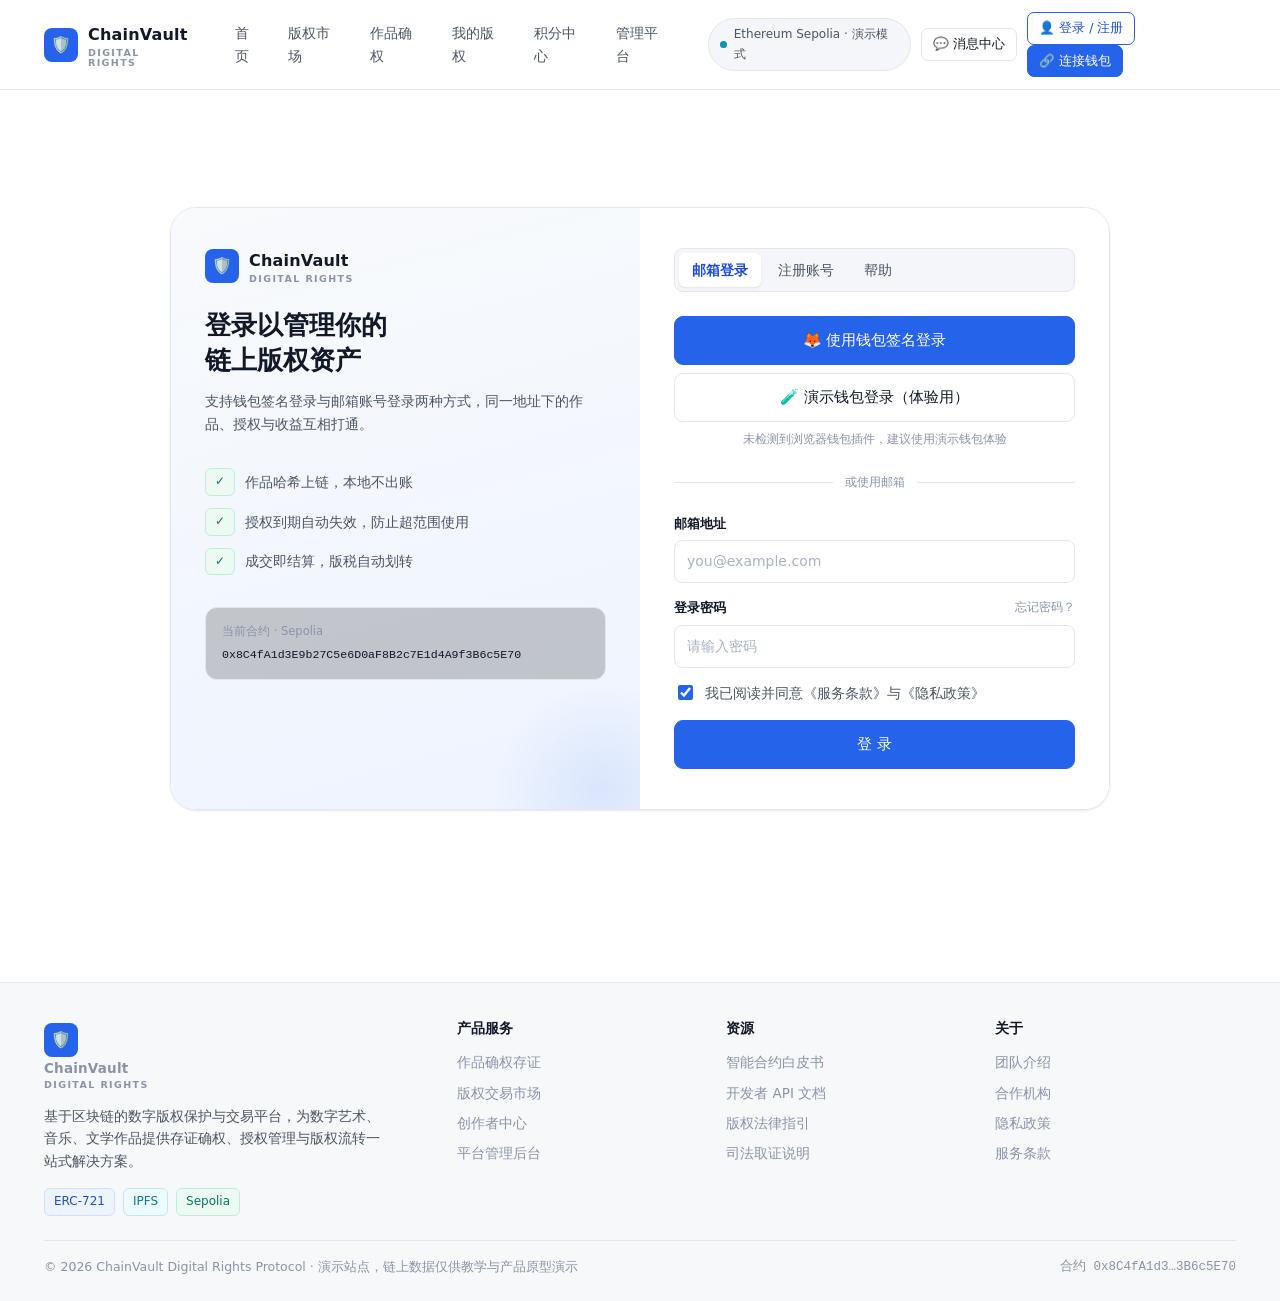
<file: pages/login.html>
<!DOCTYPE html>
<html lang="zh-CN">
<head>
<meta charset="UTF-8">
<meta name="viewport" content="width=device-width,initial-scale=1">
<title>登录 · ChainVault</title>
<link rel="stylesheet" href="../assets/css/style.css">
<link rel="icon" href="data:image/svg+xml,<svg xmlns='http://www.w3.org/2000/svg' viewBox='0 0 100 100'><text y='.9em' font-size='90'>🛡️</text></svg>">
<style>
  .auth-wrap{min-height:calc(100vh - 64px);display:grid;place-items:center;padding:40px 20px}
  .auth-card{width:min(940px,100%);display:grid;grid-template-columns:1fr 1fr;border-radius:26px;overflow:hidden;border:1px solid var(--line);box-shadow:var(--shadow)}
  .auth-side{padding:40px 34px;background:linear-gradient(165deg,#f8fafc 0%,#eef4ff 100%);position:relative;overflow:hidden}
  .auth-side::after{content:"";position:absolute;width:240px;height:240px;right:-80px;bottom:-100px;border-radius:50%;background:radial-gradient(circle,rgba(37,99,235,.10),transparent 62%)}
  .auth-form{padding:40px 34px;background:#fff}
  @media(max-width:860px){.auth-card{grid-template-columns:1fr}.auth-side{display:none}}
</style>
</head>
<body>
<header class="nav" data-nav></header>

<div class="auth-wrap">
  <div class="auth-card up-in">
    <div class="auth-side">
      <a href="../index.html" class="logo mb-24"><span class="logo-mark">🛡️</span><span>ChainVault<small>DIGITAL RIGHTS</small></span></a>
      <h2 style="font-size:26px;margin:0 0 12px">登录以管理你的<br>链上版权资产</h2>
      <p class="dim" style="font-size:14px">支持钱包签名登录与邮箱账号登录两种方式，同一地址下的作品、授权与收益互相打通。</p>
      <div class="col mt-32" style="gap:12px;position:relative;z-index:2">
        <div class="row" style="gap:10px"><span class="badge ok">✓</span><span class="dim" style="font-size:13.5px">作品哈希上链，本地不出账</span></div>
        <div class="row" style="gap:10px"><span class="badge ok">✓</span><span class="dim" style="font-size:13.5px">授权到期自动失效，防止超范围使用</span></div>
        <div class="row" style="gap:10px"><span class="badge ok">✓</span><span class="dim" style="font-size:13.5px">成交即结算，版税自动划转</span></div>
      </div>
      <div class="mt-32" style="position:relative;z-index:2">
        <div class="card" style="padding:14px 16px;background:rgba(0,0,0,.2)">
          <div class="mute" style="font-size:11.5px">当前合约 · Sepolia</div>
          <div class="mono" style="font-size:11.6px;word-break:break-all;margin-top:4px" id="contractAddr"></div>
        </div>
      </div>
    </div>

    <div class="auth-form">
      <div class="tabs mb-24">
        <button class="on" data-tab="pw">邮箱登录</button>
        <button data-tab="reg">注册账号</button>
        <button data-tab="help">帮助</button>
      </div>

      <!-- 钱包登录 -->
      <div id="walletBox" class="mb-24">
        <button class="btn btn-primary btn-lg btn-block" id="btnWallet">🦊 使用钱包签名登录</button>
        <button class="btn btn-lg btn-block mt-8" id="btnDemo">🧪 演示钱包登录（体验用）</button>
        <div class="hint mt-8 center" id="walletHint"></div>
      </div>
      <div class="row" style="gap:12px;align-items:center;margin:4px 0 20px">
        <div style="flex:1;height:1px;background:var(--line)"></div><span class="mute" style="font-size:12px">或使用邮箱</span><div style="flex:1;height:1px;background:var(--line)"></div>
      </div>

      <!-- 邮箱登录 -->
      <div id="tab-pw">
        <form id="loginForm">
          <div class="field">
            <label class="label">邮箱地址</label>
            <input class="input" type="email" id="lgEmail" placeholder="you@example.com" required>
          </div>
          <div class="field">
            <label class="label">登录密码 <span>忘记密码？</span></label>
            <input class="input" type="password" id="lgPwd" placeholder="请输入密码" required>
          </div>
          <label class="check mb-16"><input type="checkbox" checked> 我已阅读并同意《服务条款》与《隐私政策》</label>
          <button class="btn btn-primary btn-lg btn-block" type="submit">登 录</button>
        </form>
      </div>

      <!-- 注册 -->
      <div id="tab-reg" class="hidden">
        <form id="regForm">
          <div class="field"><label class="label">昵称 / 创作者名</label><input class="input" id="rgName" placeholder="你的笔名或工作室名" required></div>
          <div class="field"><label class="label">邮箱地址</label><input class="input" type="email" id="rgEmail" placeholder="you@example.com" required></div>
          <div class="field"><label class="label">设置密码 <span>不少于 6 位</span></label><input class="input" type="password" id="rgPwd" placeholder="至少 6 位密码" minlength="6" required></div>
          <div class="field"><label class="label">创作者类型</label>
            <select class="select" id="rgType">
              <option value="art">🎨 数字视觉 / 插画 / 3D</option>
              <option value="music">🎵 音乐创作 / 音频制作</option>
              <option value="literature">✍️ 文学写作 / 剧本</option>
            </select>
          </div>
          <label class="check mb-16"><input type="checkbox" id="rgAgree" required> 我声明所上传作品均为本人原创，或已获得完整授权</label>
          <button class="btn btn-primary btn-lg btn-block" type="submit">注册并登录</button>
        </form>
      </div>

      <!-- 帮助 -->
      <div id="tab-help" class="hidden">
        <div class="col" style="gap:12px;font-size:13.6px">
          <div class="card" style="padding:14px 16px"><b>没有钱包怎么办？</b><p class="dim" style="margin:4px 0 0">可先使用演示钱包体验全部功能；正式使用前安装 MetaMask 扩展程序并完成助记词备份即可。</p></div>
          <div class="card" style="padding:14px 16px"><b>换设备后资产还在吗？</b><p class="dim" style="margin:4px 0 0">资产记在链上地址名下，更换设备后使用同一钱包登录即可看到全部作品与授权凭证。</p></div>
          <div class="card" style="padding:14px 16px"><b>管理员账号如何申请？</b><p class="dim" style="margin:4px 0 0">平台管理员为内部岗位账号，不对外注册；演示环境可直接使用上方预置管理员账号登录。</p></div>
        </div>
      </div>
    </div>
  </div>
</div>

<footer class="footer" data-footer></footer>

<script src="../assets/js/store.js"></script>
<script src="../assets/js/web3.js"></script>
<script src="../assets/js/app.js"></script>
<script>
App.mountNav('');
document.getElementById('contractAddr').textContent = Store.settings().contract;
document.getElementById('walletHint').textContent = Web3.hasWallet()
  ? '已检测到 ' + Web3.walletName() + '，将在钱包中弹出签名请求'
  : '未检测到浏览器钱包插件，建议使用演示钱包体验';

/* tab 切换 */
document.querySelectorAll('.tabs button').forEach(b=>{
  b.onclick = ()=>{
    document.querySelectorAll('.tabs button').forEach(x=>x.classList.remove('on'));
    b.classList.add('on');
    ['pw','reg','help'].forEach(k=>document.getElementById('tab-'+k).classList.toggle('hidden', k!==b.dataset.tab));
    const wb = document.getElementById('walletBox');
    if (b.dataset.tab==='help'){ wb.classList.add('hidden'); document.querySelector('.auth-form .row').classList.add('hidden'); }
    else { wb.classList.remove('hidden'); document.querySelector('.auth-form .row').classList.remove('hidden'); }
  };
});

const redirect = App.q('redirect');
/* 跳转：优先回到来源页，其次按角色进入对应后台 */
function finish(){
  if (redirect) { setTimeout(()=>location.href = App.page(redirect), 800); return; }
  const s = App.session();
  setTimeout(()=>location.href = App.page(s.role==='admin' ? 'admin.html' : 'dashboard.html'), 800);
}

document.getElementById('btnWallet').onclick = ()=> App.doWalletLogin(false);
document.getElementById('btnDemo').onclick = ()=> App.doWalletLogin(true);

document.getElementById('loginForm').onsubmit = function(e){
  e.preventDefault();
  const email = this.querySelector('#lgEmail').value.trim();
  const pwd = this.querySelector('#lgPwd').value;
  const acc = Store.findAccount(email);
  if(!acc) return App.toast('该邮箱尚未注册，请先注册账号或使用钱包登录','err');
  if(acc.pwd !== Store.simpleHash(pwd)) return App.toast('密码错误，请重新输入','err');
  const u = Store.getUser(acc.addr);
  if(u && u.status==='banned') return App.toast('该账号已被管理员封禁','err','登录失败');
  App.login({address:acc.addr, name:acc.name, role:acc.role, method:'email', walletMode:'demo', email:email});
  App.toast('欢迎回来，' + acc.name + '！','ok','登录成功');
  App.renderAuth();
  finish();
};

document.getElementById('regForm').onsubmit = function(e){
  e.preventDefault();
  const name = this.querySelector('#rgName').value.trim();
  const email = this.querySelector('#rgEmail').value.trim();
  const pwd = this.querySelector('#rgPwd').value;
  const type = this.querySelector('#rgType').value;
  if(pwd.length<6) return App.toast('密码长度不能少于 6 位','err');
  if(Store.findAccount(email)) return App.toast('该邮箱已注册，请直接登录','err');
  const addr = Web3.hasWallet() && false ? '' : Store.randAddr();
  const acc = Store.addAccount({email, name, pwd:Store.simpleHash(pwd), addr, role:'user'});
  Store.upsertUser({
    address: addr, name, email, role:'user', status:'active',
    createdAt:new Date().toISOString().slice(0,10),
    bio: Store.TYPE_MAP[type].label + '创作者'
  });
  App.login({address:addr, name, role:'user', method:'email', walletMode:'demo', email});
  App.toast('账号创建成功，已为你分配链上地址：' + App.fmt.addr(addr,6),'ok','注册成功');
  finish();
};
</script>
</body>
</html>
</file>
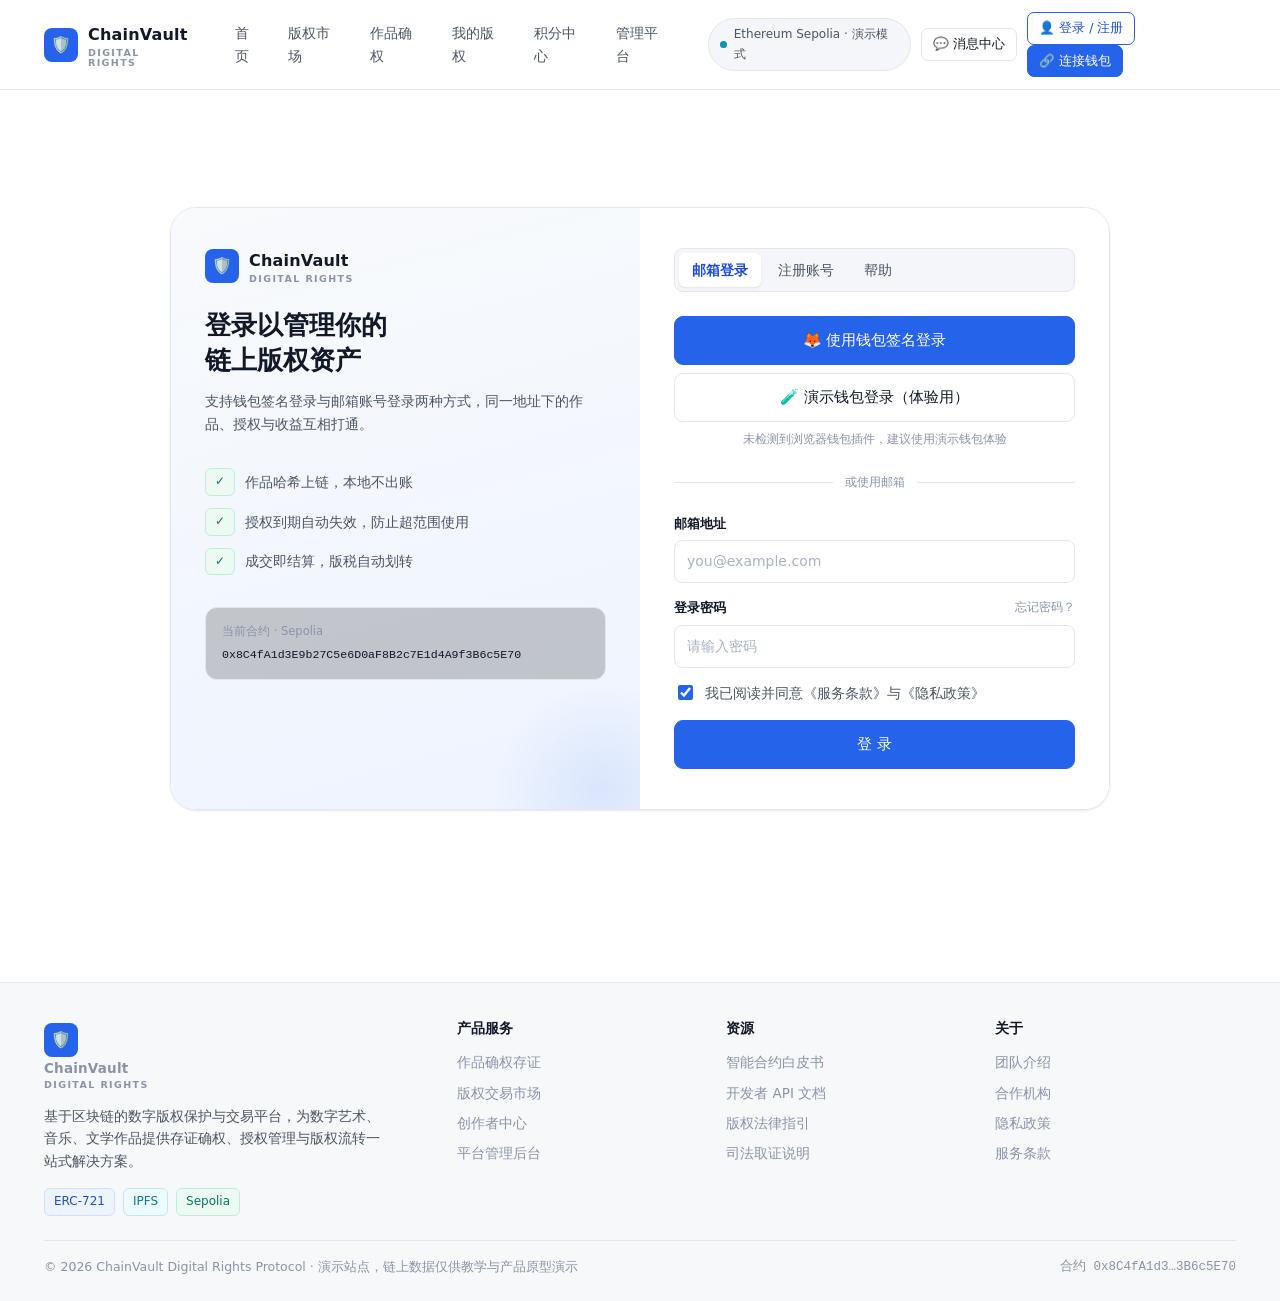
<file: pages/messages.html>
<!DOCTYPE html>
<html lang="zh-CN">
<head>
<meta charset="UTF-8">
<meta name="viewport" content="width=device-width,initial-scale=1">
<title>消息中心 · ChainVault</title>
<link rel="stylesheet" href="../assets/css/style.css">
<link rel="icon" href="data:image/svg+xml,<svg xmlns='http://www.w3.org/2000/svg' viewBox='0 0 100 100'><text y='.9em' font-size='90'>🛡️</text></svg>">
<style>
  .msg-layout{display:grid;grid-template-columns:330px 1fr;gap:16px;align-items:start}
  .thread{
    display:flex;gap:10px;padding:12px 14px;border-bottom:1px solid var(--line-soft);
    cursor:pointer;transition:.15s;position:relative;
  }
  .thread:hover{background:var(--bg-soft)}
  .thread.on{background:var(--brand-soft);box-shadow:inset 3px 0 0 var(--brand)}
  .thread .p{min-width:0;flex:1}
  .thread .nm{font-size:13.8px;font-weight:600;display:flex;justify-content:space-between;gap:8px}
  .thread .pv{font-size:12.5px;color:var(--text-mute);margin-top:2px;overflow:hidden;text-overflow:ellipsis;white-space:nowrap}
  .thread .wk{font-size:11.5px;color:var(--text-mute);margin-top:3px}
  .chat-box{height:420px;overflow-y:auto;padding:16px;background:var(--bg-soft);border:1px solid var(--line-soft);border-radius:10px}
  .bubble-row{display:flex;gap:8px;margin-bottom:12px;align-items:flex-start}
  .bubble-row.me{flex-direction:row-reverse}
  .bubble{
    max-width:72%;padding:9px 13px;border-radius:12px;font-size:13.6px;line-height:1.6;white-space:pre-wrap;
    background:#fff;border:1px solid var(--line);
  }
  .bubble-row.me .bubble{background:var(--brand);border-color:var(--brand);color:#fff}
  .bubble .tm{font-size:10.8px;color:var(--text-mute);margin-top:3px}
  .bubble-row.me .bubble .tm{color:rgba(255,255,255,.8)}
  .sys-tip{text-align:center;font-size:12px;color:var(--text-mute);padding:6px 0 12px}
  @media (max-width:860px){ .msg-layout{grid-template-columns:1fr} .chat-box{height:340px} }
</style>
</head>
<body>
<header class="nav" data-nav></header>

<section class="container" style="padding:32px 24px 60px">
  <div class="crumb"><a href="../index.html">首页</a> / 消息中心</div>
  <div class="row between wrap mb-24">
    <div>
      <h1 style="margin:0 0 4px;font-size:28px">消息中心</h1>
      <p class="dim" style="margin:0">买家发起的议价消息会出现在对应作者的消息栏，作者可回复或设置自动回复。</p>
    </div>
    <div class="row" style="gap:8px">
      <button class="btn btn-outline btn-sm" id="btnAutoReply">⚙️ 自动回复设置</button>
      <a class="btn btn-sm" href="works.html">浏览版权市场</a>
    </div>
  </div>

  <div class="msg-layout">
    <!-- 会话列表 -->
    <div class="card" style="padding:0;overflow:hidden">
      <div class="tabs m-0" style="border:none;border-bottom:1px solid var(--line);border-radius:0;background:#fff">
        <button class="on" data-inbox="in">📥 收到 (<span id="cntIn">0</span>)</button>
        <button data-inbox="out">📤 发出 (<span id="cntOut">0</span>)</button>
      </div>
      <div id="threadList" style="max-height:520px;overflow-y:auto"></div>
    </div>

    <!-- 对话区 -->
    <div id="chatPane"></div>
  </div>
</section>

<footer class="footer" data-footer></footer>

<script src="../assets/js/store.js"></script>
<script src="../assets/js/web3.js"></script>
<script src="../assets/js/app.js"></script>
<script>
App.mountNav('msg');

/* 状态变量必须在 boot() 调用前初始化，否则触发 TDZ 报错 */
let curId = null;      // 当前会话
let inbox = 'in';      // in | out

const sess = App.requirePageLogin();
if (sess) boot(sess);

function boot(sess){
  const me = sess.address;

  /* ---------- 会话列表 ---------- */
  function threads(){
    const all = Store.threadsOf(me);
    return {
      in:  all.filter(n => String(n.seller).toLowerCase() === me.toLowerCase()),
      out: all.filter(n => String(n.buyer).toLowerCase() === me.toLowerCase()),
    };
  }
  function renderList(){
    const t = threads();
    document.getElementById('cntIn').textContent = t.in.length;
    document.getElementById('cntOut').textContent = t.out.length;
    const list = t[inbox];
    const box = document.getElementById('threadList');
    if (!list.length){
      box.innerHTML = `<div class="empty" style="padding:34px 18px">
        <div class="ico">💬</div>
        <p>${inbox==='in' ? '还没有收到任何议价消息' : '你还没有发起过议价'}</p>
        ${inbox==='out' ? '<a class="btn btn-outline btn-sm" href="works.html">去市场看看</a>' : ''}</div>`;
      return;
    }
    box.innerHTML = list.map(n=>{
      const other = inbox==='in' ? n.buyerName : n.sellerName;
      const msgs = n.messages || [];
      const last = msgs.length ? msgs[msgs.length-1] : null;
      const preview = last ? (last.from==='buyer' ? (inbox==='in'?'':'我：') : (inbox==='in'?'我：':'')) + last.text : '（暂无消息）';
      return `<div class="thread ${n.id===curId?'on':''}" data-id="${n.id}">
        <div class="avatar sm" style="background:${App.avatarColor(other)}">${App.esc(App.initial(other))}</div>
        <div class="p">
          <div class="nm">
            <span class="truncate">${App.esc(other)}</span>
            <span class="mute" style="font-weight:400;font-size:11.5px">${last?App.fmt.ago(last.at):App.fmt.ago(n.createdAt)}</span>
          </div>
          <div class="pv">${App.esc(preview)}</div>
          <div class="wk">关于：${App.esc(n.workTitle)}</div>
        </div>
        ${n._unread ? `<span class="badge err" style="position:absolute;right:10px;bottom:10px">${n._unread}</span>` : ''}
      </div>`;
    }).join('');
    box.querySelectorAll('.thread').forEach(el=>{
      el.onclick = ()=>{ curId = el.dataset.id; openThread(curId); renderList(); };
    });
  }

  /* ---------- 对话面板 ---------- */
  function openThread(id){
    const n = Store.negoById(id);
    const pane = document.getElementById('chatPane');
    if(!n){ pane.innerHTML = ``; return; }
    const iAmBuyer = String(n.buyer).toLowerCase() === me.toLowerCase();
    const role = iAmBuyer ? 'buyer' : 'seller';
    const other = iAmBuyer ? n.sellerName : n.buyerName;
    const work = Store.getWork(n.workId);
    Store.markRead(id, role);          // 打开即已读
    App.refreshMsg();

    pane.innerHTML = `
      <div class="card">
        <div class="row between wrap mb-16" style="padding-bottom:12px;border-bottom:1px solid var(--line-soft)">
          <div class="row" style="gap:12px">
            <div class="avatar" style="background:${App.avatarColor(other)}">${App.esc(App.initial(other))}</div>
            <div>
              <div style="font-weight:600;font-size:15px">${App.esc(other)}</div>
              <div class="mute" style="font-size:12px">${iAmBuyer?'作品作者':'意向买家'} · ${App.esc(n.workTitle)}</div>
            </div>
          </div>
          <div class="row" style="gap:8px">
            ${work ? `<span class="badge info">标价 ${App.fmt.eth(work.price)} ETH</span>` : ''}
            <a class="btn btn-sm btn-outline" href="detail.html?id=${encodeURIComponent(n.workId)}">查看作品</a>
          </div>
        </div>

        <div class="chat-box" id="chatBox"></div>

        <div class="row mt-16" style="gap:8px">
          <input class="input" id="chatInput" placeholder="输入消息，Enter 发送…" style="flex:1">
          <button class="btn btn-primary" id="chatSend">发送</button>
        </div>
        ${iAmBuyer ? '' : `<div class="hint mt-8">对方发来消息时，若你已开启自动回复，系统会立即自动回复一条。</div>`}
      </div>`;

    const send = ()=>{
      const inp = document.getElementById('chatInput');
      const text = inp.value.trim();
      if(!text) return;
      n.messages.push({from:role, text, at:new Date().toISOString()});
      n[role + 'ReadAt'] = new Date().toISOString();
      Store.upsertNegotiation(n);
      inp.value = '';
      renderChat();
      if(role === 'buyer'){
        /* 买家发言 → 触发作者自动回复 */
        const ar = Store.autoReplyOf(n.seller);
        if(ar.enabled && ar.text){
          setTimeout(()=>{
            n.messages.push({from:'seller', text:ar.text, at:new Date().toISOString(), auto:true});
            Store.upsertNegotiation(n);
            if(curId === n.id) renderChat();
            App.refreshMsg();
          }, 1000 + Math.random()*600);
        }
      }
      App.refreshMsg();
    };
    document.getElementById('chatSend').onclick = send;
    document.getElementById('chatInput').addEventListener('keydown', e=>{ if(e.key==='Enter') send(); });

    function renderChat(){
      const box = document.getElementById('chatBox');
      if(!box) return;
      const msgs = n.messages || [];
      box.innerHTML =
        `<div class="sys-tip">议价会话已建立 · 关于《${App.esc(n.workTitle)}》</div>` +
        (msgs.length ? msgs.map(m=>{
          const mine = (m.from === role);
          const who = m.from === 'buyer' ? n.buyerName : n.sellerName;
          return `<div class="bubble-row ${mine?'me':''}">
            <div class="avatar sm" style="background:${App.avatarColor(who)}">${App.esc(App.initial(who))}</div>
            <div class="bubble">${App.esc(m.text)}
              <div class="tm">${App.fmt.dateTime(m.at)}${m.auto?' · 自动回复':''}</div>
            </div>
          </div>`;
        }).join('') : `<div class="empty" style="padding:26px 0"><p>还没有消息，发送第一条开始议价</p></div>`);
      box.scrollTop = box.scrollHeight;
    }
    renderChat();
  }

  /* ---------- 自动回复设置 ---------- */
  const ar = Store.autoReplyOf(me);
  document.getElementById('btnAutoReply').onclick = ()=>{
    const cur = Store.autoReplyOf(me);
    App.modal({
      title:'⚙️ 自动回复设置',
      body:`
        <p class="dim" style="margin:0 0 14px">开启后，买家在你的作品页发起议价、或在消息中心给你发消息时，系统会立即以你的名义自动回复一条。</p>
        <label class="switch mb-16"><input type="checkbox" id="arOn" ${cur.enabled?'checked':''}><span class="track"></span>
          <span style="font-size:13.5px">启用自动回复</span></label>
        <div class="field">
          <label class="label">自动回复内容 <span>建议写明价格区间与联系方式</span></label>
          <textarea class="textarea" id="arText" placeholder="例：感谢关注！该作品商用授权 0.5 ETH 起，可小刀，具体使用场景请描述一下，我会在 12 小时内回复你。">${App.esc(cur.text||'')}</textarea>
        </div>
        <div class="row" style="gap:8px;flex-wrap:wrap">
          <button class="btn btn-sm btn-outline" data-tpl="感谢关注！该作品商用授权可议价，请说明使用场景与投放周期，我会在 12 小时内回复你。">模板 1</button>
          <button class="btn btn-sm btn-outline" data-tpl="价格可以商量，但需保留我的署名权。方便的话先说下你的预算区间？">模板 2</button>
          <button class="btn btn-sm btn-outline" data-tpl="感谢你的认可！目前该作品仅授权不出售，最低 0.3 ETH，确认后我立刻发授权凭证。">模板 3</button>
        </div>`,
      buttons:[
        {text:'取消', cls:'btn-ghost'},
        {text:'保存设置', cls:'btn-primary', onClick:()=>{
          const enabled = document.getElementById('arOn').checked;
          const text = document.getElementById('arText').value.trim();
          if(enabled && !text) return App.toast('启用自动回复时必须填写回复内容','err');
          Store.setAutoReply(me, {enabled, text});
          App.toast(enabled ? '自动回复已开启' : '自动回复已关闭','ok','设置已保存');
        }}
      ]
    });
    document.querySelectorAll('[data-tpl]').forEach(b=>{
      b.onclick = ()=>{ document.getElementById('arText').value = b.dataset.tpl; };
    });
  };
  if (ar.enabled) App.toast('你已开启自动回复，买家消息将自动应答','info','自动回复生效中');

  /* ---------- Tab 切换 ---------- */
  document.querySelectorAll('.tabs button[data-inbox]').forEach(b=>{
    b.onclick = ()=>{
      document.querySelectorAll('.tabs button[data-inbox]').forEach(x=>x.classList.remove('on'));
      b.classList.add('on');
      inbox = b.dataset.inbox;
      curId = null;
      renderList();
      document.getElementById('chatPane').innerHTML =
        `<div class="card"><div class="empty" style="padding:40px 0"><div class="ico">💬</div><p>选择左侧会话开始沟通</p></div></div>`;
    };
  });

  renderList();
  const first = threads()[inbox][0];
  if (first) { curId = first.id; openThread(curId); renderList(); }
  else {
    document.getElementById('chatPane').innerHTML =
      `<div class="card"><div class="empty" style="padding:40px 0"><div class="ico">💬</div><p>暂无会话</p></div></div>`;
  }
  App.refreshMsg();
}
</script>
</body>
</html>
</file>
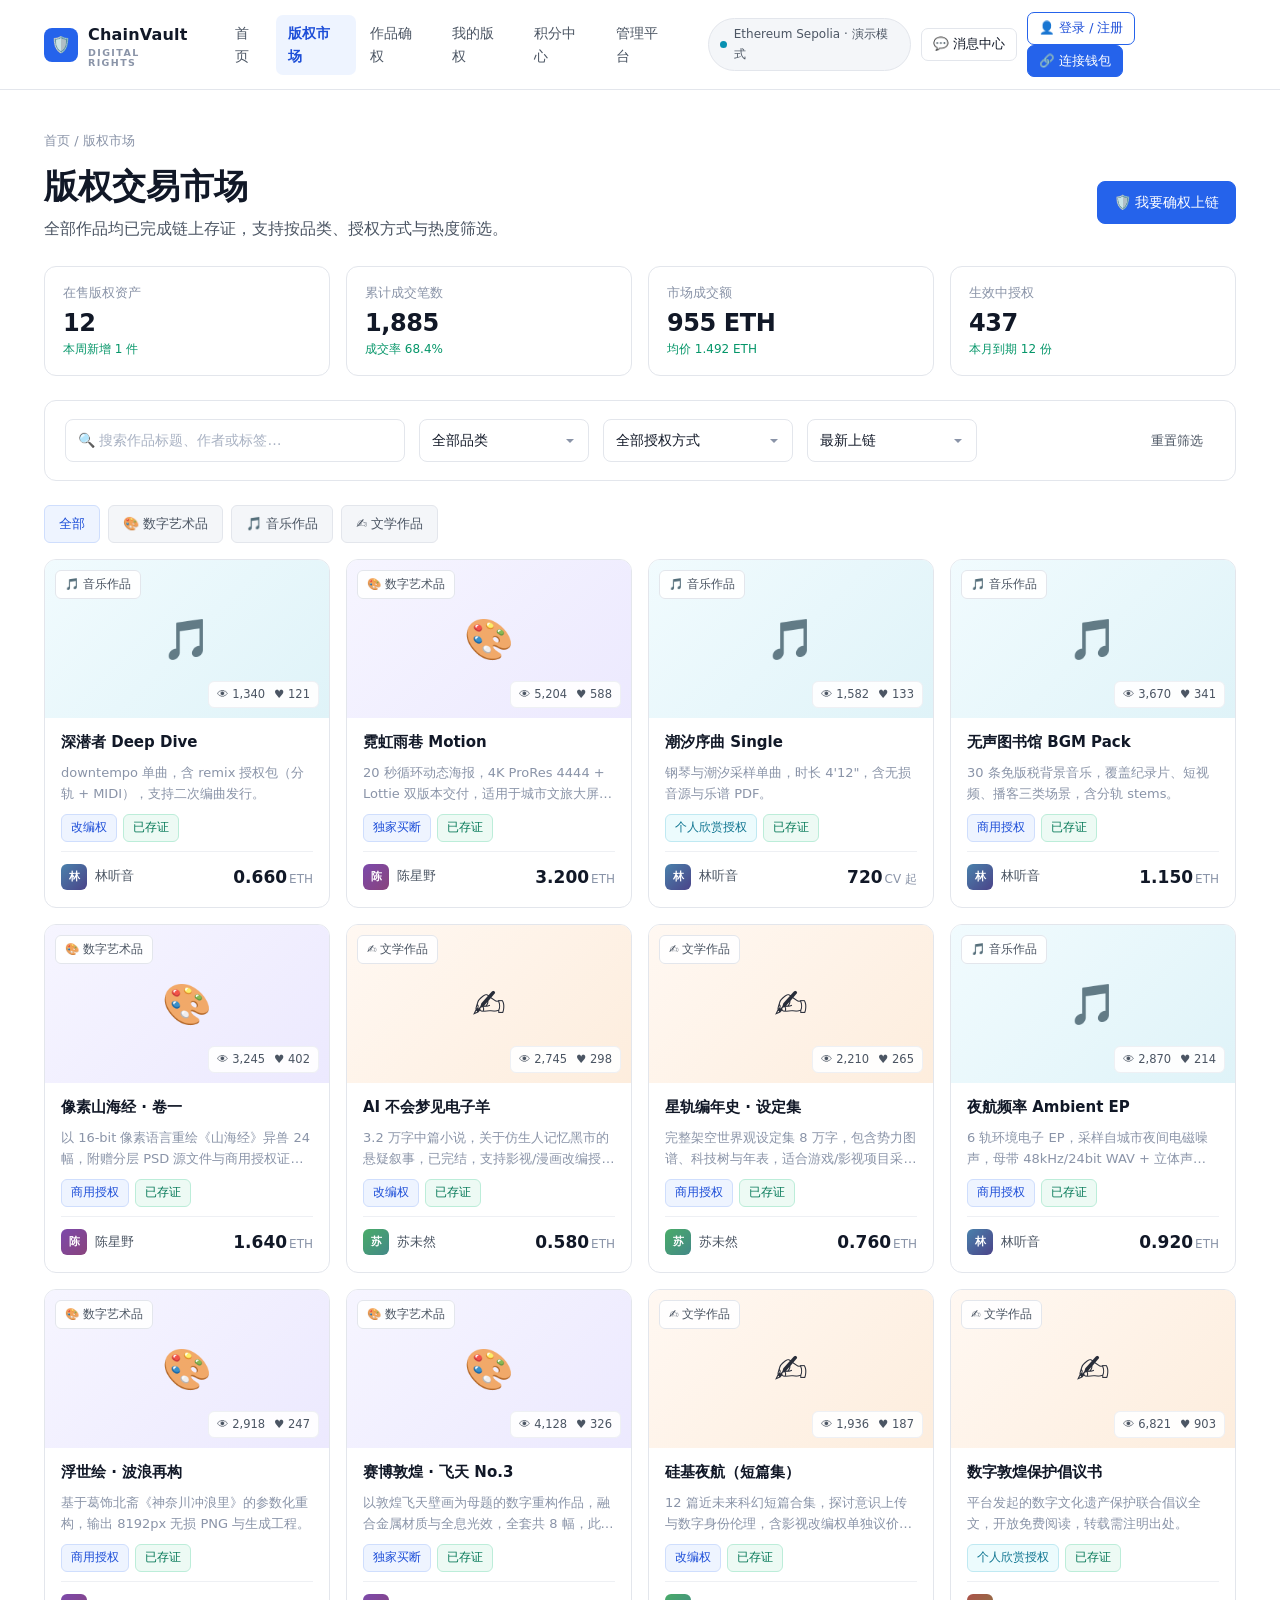
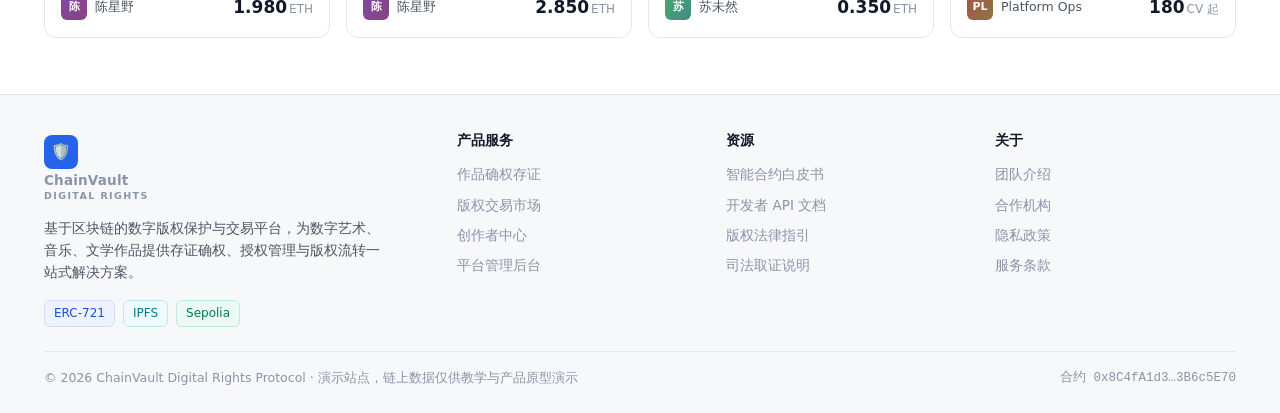
<file: pages/works.html>
<!DOCTYPE html>
<html lang="zh-CN">
<head>
<meta charset="UTF-8">
<meta name="viewport" content="width=device-width,initial-scale=1">
<title>版权市场 · ChainVault</title>
<link rel="stylesheet" href="../assets/css/style.css">
<link rel="icon" href="data:image/svg+xml,<svg xmlns='http://www.w3.org/2000/svg' viewBox='0 0 100 100'><text y='.9em' font-size='90'>🛡️</text></svg>">
</head>
<body>
<header class="nav" data-nav></header>

<section class="container" style="padding:40px 24px 0">
  <div class="crumb"><a href="../index.html">首页</a> / 版权市场</div>
  <div class="row between wrap mb-24">
    <div>
      <h1 style="margin:0 0 6px;font-size:34px">版权交易市场</h1>
      <p class="dim" style="margin:0">全部作品均已完成链上存证，支持按品类、授权方式与热度筛选。</p>
    </div>
    <a class="btn btn-primary" href="create.html">🛡️ 我要确权上链</a>
  </div>

  <div class="grid g-4 mb-24" id="marketStats"></div>

  <!-- 筛选 -->
  <div class="card mb-24" style="padding:18px 20px">
    <div class="row wrap" style="gap:14px">
      <input class="input" id="q" placeholder="🔍 搜索作品标题、作者或标签…" style="max-width:340px">
      <select class="select" id="fType" style="max-width:170px">
        <option value="">全部品类</option>
        <option value="art">🎨 数字艺术品</option>
        <option value="music">🎵 音乐作品</option>
        <option value="literature">✍️ 文学作品</option>
      </select>
      <select class="select" id="fLic" style="max-width:190px">
        <option value="">全部授权方式</option>
        <option value="personal">个人欣赏授权</option>
        <option value="commercial">商用授权</option>
        <option value="derivative">改编权</option>
        <option value="exclusive">独家买断</option>
      </select>
      <select class="select" id="fSort" style="max-width:170px">
        <option value="new">最新上链</option>
        <option value="hot">最多浏览</option>
        <option value="like">最多收藏</option>
        <option value="pdesc">价格从高到低</option>
        <option value="pasc">价格从低到高</option>
      </select>
      <div class="spacer"></div>
      <button class="btn btn-ghost btn-sm" id="reset">重置筛选</button>
    </div>
  </div>

  <div class="row wrap mb-16" id="chips" style="gap:8px"></div>
  <div class="grid g-auto" id="list"></div>
  <div id="empty"></div>
</section>

<footer class="footer" data-footer></footer>

<script src="../assets/js/store.js"></script>
<script src="../assets/js/web3.js"></script>
<script src="../assets/js/app.js"></script>
<script>
App.mountNav('works');

const chipTypes = [
  {k:'', label:'全部'},
  {k:'art', label:'🎨 数字艺术品'},
  {k:'music', label:'🎵 音乐作品'},
  {k:'literature', label:'✍️ 文学作品'},
];
let chipCur = '';

const els = {
  q: document.getElementById('q'),
  type: document.getElementById('fType'),
  lic: document.getElementById('fLic'),
  sort: document.getElementById('fSort'),
  list: document.getElementById('list'),
  empty: document.getElementById('empty'),
};

function renderChips(){
  document.getElementById('chips').innerHTML = chipTypes.map(c=>
    `<button class="badge ${chipCur===c.k?'info':''}" data-c="${c.k}" style="padding:7px 14px;font-size:13px;cursor:pointer">${c.label}</button>`
  ).join('');
  document.querySelectorAll('#chips button').forEach(b=>{
    b.onclick = ()=>{ chipCur = b.dataset.c; els.type.value = chipCur; renderChips(); render(); };
  });
}

function render(){
  const kw = els.q.value.trim().toLowerCase();
  const t = els.type.value, lc = els.lic.value, st = els.sort.value;
  let rows = Store.works().filter(w=>w.status==='approved');
  if (t) rows = rows.filter(w=>w.type===t);
  if (lc) rows = rows.filter(w=>w.licenseType===lc);
  if (kw) rows = rows.filter(w =>
    (w.title+' '+w.ownerName+' '+(w.tags||[]).join(' ')+' '+w.desc).toLowerCase().includes(kw));
  const sorters = {
    new:(a,b)=>new Date(b.createdAt)-new Date(a.createdAt),
    hot:(a,b)=>(b.views||0)-(a.views||0),
    like:(a,b)=>(b.likes||0)-(a.likes||0),
    pdesc:(a,b)=>b.price-a.price,
    pasc:(a,b)=>a.price-b.price,
  };
  rows.sort(sorters[st]);

  els.list.innerHTML = rows.map(App.workCard).join('');
  els.empty.innerHTML = rows.length ? '' : `
    <div class="empty card mt-16">
      <div class="ico">🔍</div>
      <p>没有符合条件的作品，试试更换筛选条件或关键词</p>
      <button class="btn btn-outline" onclick="document.getElementById('reset').click()">清除筛选</button>
    </div>`;
}

function stats(){
  const works = Store.works().filter(w=>w.status==='approved');
  const orders = Store.orders();
  const vol = orders.reduce((a,o)=>a+Number(o.amount||0),0);
  const lic = Store.licenses().length;
  const data = [
    {k:'在售版权资产', v: App.fmt.num(works.length), d:'本周新增 ' + works.filter(w=>Date.now()-new Date(w.createdAt)<7*864e5).length + ' 件'},
    {k:'累计成交笔数', v: App.fmt.num(orders.length + 1876), d:'成交率 68.4%'},
    {k:'市场成交额', v: App.fmt.num(Math.round(vol + 942)) + ' ETH', d:'均价 ' + App.fmt.eth(vol/Math.max(orders.length,1)) + ' ETH'},
    {k:'生效中授权', v: App.fmt.num(lic + 431), d:'本月到期 12 份'},
  ];
  document.getElementById('marketStats').innerHTML = data.map(s=>
    `<div class="stat"><div class="k">${s.k}</div><div class="v">${s.v}</div><div class="d up">${s.d}</div></div>`).join('');
}

let timer;
els.q.oninput = ()=>{ clearTimeout(timer); timer = setTimeout(render, 200); };
[els.type, els.lic, els.sort].forEach(e=>e.onchange = render);
document.getElementById('reset').onclick = ()=>{
  els.q.value=''; els.type.value=''; els.lic.value=''; els.sort.value='new'; chipCur='';
  renderChips(); render();
};

renderChips(); stats(); render();
</script>
</body>
</html>
</file>
<file: assets/css/style.css>
/* =========================================================
   ChainVault · 数字版权存证与交易平台  ·  设计系统（浅色）
   ========================================================= */
:root{
  --bg:#ffffff;
  --bg-soft:#f7f8fa;
  --surface:#ffffff;
  --surface-2:#f4f6f9;
  --line:#e3e6ec;
  --line-soft:#eef0f4;
  --text:#111827;
  --text-dim:#4b5563;
  --text-mute:#8a94a8;
  --brand:#2563eb;
  --brand-dark:#1d4ed8;
  --brand-soft:#eef4ff;
  --cyan:#0891b2;
  --green:#059669;
  --amber:#b45309;
  --red:#dc2626;
  --radius:12px;
  --radius-sm:8px;
  --radius-lg:16px;
  --shadow:0 1px 2px rgba(16,24,40,.05),0 1px 3px rgba(16,24,40,.06);
  --shadow-md:0 4px 14px rgba(16,24,40,.08);
  --grad:linear-gradient(180deg,#2f6fec 0%,#1d4ed8 100%);
  --grad-soft:linear-gradient(180deg,#f4f8ff 0%,#eef4ff 100%);
  --maxw:1240px;
}

*,*::before,*::after{box-sizing:border-box}
html{scroll-behavior:smooth}
body{
  margin:0;
  font-family:"Inter","PingFang SC","Microsoft YaHei",system-ui,-apple-system,Segoe UI,sans-serif;
  background:var(--bg);
  color:var(--text);
  line-height:1.65;
  -webkit-font-smoothing:antialiased;
  overflow-x:hidden;
}
img{max-width:100%;display:block}
a{color:inherit;text-decoration:none}
button,input,select,textarea{font:inherit;color:inherit}
::selection{background:#dbe7ff}

::-webkit-scrollbar{width:10px;height:10px}
::-webkit-scrollbar-track{background:transparent}
::-webkit-scrollbar-thumb{background:#d4d9e2;border-radius:20px;border:3px solid #fff;background-clip:padding-box}
::-webkit-scrollbar-thumb:hover{background:#b9c1cf;background-clip:padding-box}

.container{max-width:var(--maxw);margin:0 auto;padding:0 24px}
.row{display:flex;align-items:center;gap:14px}
.row.wrap{flex-wrap:wrap}
.row.between{justify-content:space-between}
.col{display:flex;flex-direction:column;gap:14px}
.spacer{flex:1}
.mt-8{margin-top:8px}.mt-16{margin-top:16px}.mt-24{margin-top:24px}.mt-32{margin-top:32px}.mt-48{margin-top:48px}
.mb-8{margin-bottom:8px}.mb-16{margin-bottom:16px}.mb-24{margin-bottom:24px}
.center{text-align:center}
.dim{color:var(--text-dim)}
.mute{color:var(--text-mute)}
.mono{font-family:"JetBrains Mono",ui-monospace,SFMono-Regular,Menlo,Consolas,monospace}
.truncate{overflow:hidden;text-overflow:ellipsis;white-space:nowrap}
.hidden{display:none !important}
.fade-in{animation:fadeIn .4s ease both}
.up-in{animation:upIn .5s cubic-bezier(.22,.9,.3,1) both}
@keyframes fadeIn{from{opacity:0}to{opacity:1}}
@keyframes upIn{from{opacity:0;transform:translateY(12px)}to{opacity:1;transform:none}}
@keyframes pulse{0%,100%{opacity:1}50%{opacity:.5}}
@keyframes spin{to{transform:rotate(360deg)}}

h1,h2,h3,h4,h5{margin:0 0 8px;line-height:1.35}
p{margin:0 0 12px}

/* ============ 导航 ============ */
.nav{
  position:sticky;top:0;z-index:60;
  background:#fff;
  border-bottom:1px solid var(--line);
}
.nav-inner{max-width:var(--maxw);margin:0 auto;padding:12px 24px;display:flex;align-items:center;gap:24px}
.logo{display:flex;align-items:center;gap:10px;font-weight:700;letter-spacing:.2px;font-size:16px;color:var(--text)}
.logo-mark{
  width:34px;height:34px;border-radius:8px;background:var(--brand);
  display:grid;place-items:center;font-size:16px;line-height:1;
}
.logo small{display:block;font-size:9.5px;color:var(--text-mute);font-weight:600;letter-spacing:1.4px;line-height:1}
.nav-links{display:flex;gap:2px;align-items:center}
.nav-links a{
  padding:7px 12px;border-radius:7px;font-size:14px;color:var(--text-dim);
  transition:.15s;font-weight:500;
}
.nav-links a:hover{color:var(--text);background:var(--surface-2)}
.nav-links a.active{color:var(--brand-dark);background:var(--brand-soft);font-weight:600}
.nav-right{display:flex;align-items:center;gap:10px;margin-left:auto}
.net-pill{
  display:flex;align-items:center;gap:7px;font-size:12px;color:var(--text-dim);
  background:var(--surface-2);border:1px solid var(--line);padding:6px 11px;border-radius:999px;
}
.dot{width:7px;height:7px;border-radius:50%;background:var(--green)}
.dot.warn{background:var(--amber)}
.dot.demo{background:var(--cyan)}
.burger{display:none;background:#fff;border:1px solid var(--line);border-radius:8px;padding:7px 11px;cursor:pointer;color:var(--text-dim)}

/* ============ 按钮 ============ */
.btn{
  display:inline-flex;align-items:center;justify-content:center;gap:7px;
  padding:9px 16px;border-radius:8px;border:1px solid var(--line);
  background:#fff;color:var(--text);font-size:14px;font-weight:500;
  cursor:pointer;transition:.15s;white-space:nowrap;
}
.btn:hover{background:var(--surface-2);border-color:#cfd6e2}
.btn:active{background:#eef0f4}
.btn:disabled{opacity:.55;cursor:not-allowed}
.btn-primary{
  background:var(--brand);border-color:var(--brand);color:#fff;
}
.btn-primary:hover{background:var(--brand-dark);border-color:var(--brand-dark)}
.btn-ghost{background:transparent;border-color:transparent;color:var(--text-dim)}
.btn-ghost:hover{background:var(--surface-2);color:var(--text)}
.btn-outline{border-color:var(--brand);color:var(--brand-dark);background:#fff}
.btn-outline:hover{background:var(--brand-soft)}
.btn-danger{background:#fff;border-color:#f0c2c2;color:var(--red)}
.btn-danger:hover{background:#fef4f4}
.btn-success{background:#fff;border-color:#b6e2ce;color:#047857}
.btn-success:hover{background:#f2fbf7}
.btn-sm{padding:5px 11px;font-size:12.5px;border-radius:7px}
.btn-lg{padding:11px 22px;font-size:15px;border-radius:9px}
.btn-block{width:100%}
.btn .spin{animation:spin .9s linear infinite;display:inline-block}

/* ============ 卡片 / 面板 ============ */
.card{
  background:#fff;border:1px solid var(--line);border-radius:var(--radius);
  padding:20px;
}
.card-hover{transition:.18s}
.card-hover:hover{border-color:#cdd5e2;box-shadow:var(--shadow-md)}
.glow{border:1px solid #cddcfb;background:var(--grad-soft)}

/* ============ Hero ============ */
.hero{padding:56px 0 40px}
.hero-grid{display:grid;grid-template-columns:1.1fr .9fr;gap:40px;align-items:start}
.eyebrow{
  display:inline-flex;align-items:center;gap:8px;padding:5px 12px;border-radius:6px;
  background:var(--brand-soft);border:1px solid #d8e4fd;font-size:12.5px;color:var(--brand-dark);font-weight:500;
}
h1.big{
  font-size:clamp(30px,3.6vw,44px);line-height:1.25;margin:18px 0 14px;font-weight:700;letter-spacing:-.4px;
}
h1.big em{font-style:normal;color:var(--brand-dark)}
.lead{font-size:16px;color:var(--text-dim);max-width:600px;margin-bottom:24px}
.hero-cta{display:flex;gap:10px;flex-wrap:wrap}
.hero-stats{display:flex;gap:32px;margin-top:32px;flex-wrap:wrap;padding-top:22px;border-top:1px solid var(--line-soft)}
.hero-stats b{display:block;font-size:22px;font-weight:700;color:var(--text)}
.hero-stats span{font-size:13px;color:var(--text-mute)}

/* hero 右侧：静态存证面板栈 */
.hero-art{display:flex;flex-direction:column;gap:12px;padding-top:6px}
.float-card{
  position:relative;border-radius:var(--radius);padding:16px;
  background:#fff;border:1px solid var(--line);box-shadow:var(--shadow);width:100%;
}
.float-card.c1{inset:auto}
.float-card.c2{inset:auto}
.float-card.c3{inset:auto}
.hash-line{font-size:11.5px;color:var(--text-mute);word-break:break-all;line-height:1.6}
.seal{
  width:40px;height:40px;border-radius:8px;display:grid;place-items:center;font-size:18px;
  background:var(--brand-soft);border:1px solid #d8e4fd;
}

/* ============ 区块标题 ============ */
.section{padding:48px 0}
.section-head{margin-bottom:26px;max-width:720px}
.section-head h2{font-size:clamp(22px,2.6vw,30px);margin:0 0 10px;font-weight:700;letter-spacing:-.3px}
.section-head p{color:var(--text-dim);margin:0;font-size:15px}
.kicker{font-size:12px;letter-spacing:1.6px;text-transform:uppercase;color:var(--brand);font-weight:700;margin-bottom:8px}

/* ============ 网格 ============ */
.grid{display:grid;gap:16px}
.g-2{grid-template-columns:repeat(2,1fr)}
.g-3{grid-template-columns:repeat(3,1fr)}
.g-4{grid-template-columns:repeat(4,1fr)}
.g-auto{grid-template-columns:repeat(auto-fill,minmax(264px,1fr))}

/* ============ 特性卡 ============ */
.feature{padding:20px;border-radius:var(--radius);background:#fff;border:1px solid var(--line);transition:.18s}
.feature:hover{border-color:#cdd5e2;box-shadow:var(--shadow-md)}
.f-icon{width:38px;height:38px;border-radius:8px;display:grid;place-items:center;font-size:18px;margin-bottom:14px;background:var(--brand-soft);border:1px solid #d8e4fd}
.feature h3{margin:0 0 6px;font-size:16px;font-weight:600}
.feature p{margin:0;color:var(--text-dim);font-size:14px}

/* ============ 作品卡 ============ */
.work-card{border-radius:var(--radius);overflow:hidden;background:#fff;border:1px solid var(--line);transition:.18s;display:flex;flex-direction:column}
.work-card:hover{border-color:#cdd5e2;box-shadow:var(--shadow-md)}
.cover{height:158px;position:relative;display:grid;place-items:center;overflow:hidden;background:#f7f8fa}
.cover .glyph{font-size:40px;transition:.25s;opacity:.9}
.work-card:hover .cover .glyph{transform:scale(1.04)}
.cover.art{background:linear-gradient(135deg,#f6f5ff,#ece9fe)}
.cover.music{background:linear-gradient(135deg,#f1fbfe,#dff3f8)}
.cover.lit{background:linear-gradient(135deg,#fff8f2,#fdeddd)}
.cover .top-tag{
  position:absolute;top:10px;left:10px;z-index:2;font-size:11.5px;padding:4px 9px;border-radius:6px;
  background:rgba(255,255,255,.94);border:1px solid var(--line);color:var(--text-dim);font-weight:500;
}
.cover .stat-tag{
  position:absolute;bottom:10px;right:10px;z-index:2;font-size:11.5px;display:flex;gap:9px;
  color:var(--text-dim);background:rgba(255,255,255,.92);padding:3px 8px;border-radius:6px;border:1px solid var(--line-soft);
}
.work-body{padding:14px 16px 16px;display:flex;flex-direction:column;gap:9px;flex:1}
.work-body h4{margin:0;font-size:15px;font-weight:600;line-height:1.4;color:var(--text)}
.work-body .desc{margin:0;font-size:13px;color:var(--text-mute);display:-webkit-box;-webkit-line-clamp:2;-webkit-box-orient:vertical;overflow:hidden}
.work-foot{display:flex;align-items:center;justify-content:space-between;border-top:1px solid var(--line-soft);padding-top:11px;margin-top:auto}
.price b{font-size:17px;font-weight:700}
.price small{color:var(--text-mute);font-size:12px;margin-left:2px}

/* ============ 徽章 / Chip ============ */
.badge{display:inline-flex;align-items:center;gap:5px;font-size:12px;padding:3px 9px;border-radius:6px;border:1px solid var(--line);background:var(--surface-2);color:var(--text-dim);font-weight:500}
.badge.ok{color:#047857;background:#edfaf4;border-color:#bcedd9}
.badge.warn{color:#b45309;background:#fdf6e8;border-color:#f4e2b8}
.badge.err{color:#be123c;background:#fef2f4;border-color:#f6ccd6}
.badge.info{color:#1d4ed8;background:#eef4ff;border-color:#cfdefd}
.badge.cyan{color:#0e7490;background:#ecfbfd;border-color:#bfe9f2}
.tag{font-size:11.5px;padding:2px 8px;border-radius:6px;background:var(--surface-2);border:1px solid var(--line-soft);color:var(--text-dim)}
.tags{display:flex;gap:6px;flex-wrap:wrap}

/* ============ 表单 ============ */
.field{display:flex;flex-direction:column;gap:6px;margin-bottom:14px}
.label{font-size:13px;font-weight:600;color:var(--text);display:flex;justify-content:space-between;align-items:center}
.label span{color:var(--text-mute);font-weight:400;font-size:12px}
.input,.select,.textarea{
  width:100%;padding:9px 12px;border-radius:8px;
  background:#fff;border:1px solid var(--line);
  color:var(--text);outline:none;transition:.15s;font-size:14px;
}
.input:focus,.select:focus,.textarea:focus{border-color:var(--brand);box-shadow:0 0 0 3px rgba(37,99,235,.12)}
.input::placeholder,.textarea::placeholder{color:#a9b2c3}
.textarea{min-height:96px;resize:vertical;line-height:1.6}
.select{appearance:none;background-image:url("data:image/svg+xml;charset=utf-8,%3Csvg xmlns='http://www.w3.org/2000/svg' width='16' height='16' fill='%238a94a8'%3E%3Cpath d='M4 6l4 4 4-4'/%3E%3C/svg%3E");background-repeat:no-repeat;background-position:right 10px center;padding-right:32px}
.select option{background:#fff;color:#111827}
.hint{font-size:12px;color:var(--text-mute);line-height:1.6}
.err-tip{font-size:12px;color:var(--red)}
.radio-cards{display:grid;grid-template-columns:repeat(2,1fr);gap:10px}
.radio-card{
  padding:12px 13px;border-radius:8px;border:1px solid var(--line);background:#fff;
  cursor:pointer;transition:.15s;
}
.radio-card:hover{border-color:#c3cddc}
.radio-card.on{border-color:var(--brand);background:var(--brand-soft);box-shadow:0 0 0 3px rgba(37,99,235,.08)}
.radio-card b{display:block;font-size:14px;margin-bottom:2px;color:var(--text)}
.radio-card span{font-size:12px;color:var(--text-mute)}
.check{display:flex;align-items:flex-start;gap:9px;font-size:13.5px;color:var(--text-dim);cursor:pointer}
.check input{margin-top:3px;accent-color:#2563eb;width:15px;height:15px}
.drop{
  border:1px dashed #c3cddc;border-radius:10px;padding:26px;text-align:center;
  background:var(--bg-soft);cursor:pointer;transition:.2s;
}
.drop:hover,.drop.over{border-color:var(--brand);background:var(--brand-soft)}
.drop .ico{font-size:28px;margin-bottom:6px;opacity:.7}
.switch{display:inline-flex;align-items:center;gap:10px;cursor:pointer;user-select:none}
.switch input{display:none}
.switch .track{width:40px;height:22px;border-radius:999px;background:#d8dee9;position:relative;transition:.2s;flex:none}
.switch .track::after{content:"";position:absolute;top:2px;left:2px;width:18px;height:18px;border-radius:50%;background:#fff;box-shadow:0 1px 2px rgba(0,0,0,.2);transition:.2s}
.switch input:checked + .track{background:var(--brand)}
.switch input:checked + .track::after{transform:translateX(18px)}

/* ============ 表格 ============ */
.table-wrap{overflow-x:auto;border-radius:var(--radius);border:1px solid var(--line);background:#fff}
table.tb{width:100%;border-collapse:collapse;font-size:13.5px;min-width:640px}
table.tb th{
  text-align:left;padding:10px 14px;font-size:12px;font-weight:600;
  color:var(--text-mute);border-bottom:1px solid var(--line);background:var(--bg-soft);white-space:nowrap;
}
table.tb td{padding:11px 14px;border-bottom:1px solid var(--line-soft);vertical-align:middle;color:var(--text-dim)}
table.tb tbody tr:hover{background:#fafbfc}
table.tb tbody tr:last-child td{border-bottom:none}

/* ============ 头像 / 用户 ============ */
.avatar{width:34px;height:34px;border-radius:8px;display:grid;place-items:center;font-size:13px;font-weight:600;color:#fff;flex:none;background:var(--brand)}
.avatar.lg{width:52px;height:52px;border-radius:10px;font-size:18px}
.avatar.sm{width:26px;height:26px;border-radius:6px;font-size:11px}

/* ============ Tabs ============ */
.tabs{display:flex;gap:4px;background:var(--surface-2);border:1px solid var(--line);padding:4px;border-radius:9px;overflow-x:auto}
.tabs button{
  padding:6px 13px;border-radius:6px;border:none;background:transparent;color:var(--text-dim);
  font-size:13.5px;font-weight:500;cursor:pointer;transition:.15s;white-space:nowrap;
}
.tabs button:hover{color:var(--text)}
.tabs button.on{background:#fff;color:var(--brand-dark);font-weight:600;box-shadow:0 1px 2px rgba(16,24,40,.08)}

/* ============ 面包屑 ============ */
.crumb{font-size:13px;color:var(--text-mute);margin-bottom:12px}
.crumb a:hover{color:var(--brand)}

/* ============ Toast ============ */
#toast-wrap{position:fixed;top:74px;right:20px;z-index:200;display:flex;flex-direction:column;gap:8px;pointer-events:none}
.toast{
  display:flex;align-items:flex-start;gap:10px;min-width:270px;max-width:390px;
  padding:12px 14px;border-radius:10px;font-size:13.5px;
  background:#fff;border:1px solid var(--line);
  box-shadow:var(--shadow-md);animation:toastIn .28s ease both;pointer-events:auto;
}
.toast .ico{font-size:16px;line-height:1.3}
.toast.ok{border-left:3px solid var(--green)}
.toast.err{border-left:3px solid var(--red)}
.toast.info{border-left:3px solid var(--brand)}
.toast b{display:block;font-size:13.5px;margin-bottom:2px;color:var(--text)}
.toast p{margin:0;color:var(--text-dim);font-size:12.6px;word-break:break-all}
@keyframes toastIn{from{opacity:0;transform:translateX(20px)}to{opacity:1;transform:none}}
.toast.out{animation:toastOut .25s ease forwards}
@keyframes toastOut{to{opacity:0;transform:translateX(20px)}}

/* ============ Modal ============ */
#modal-root{position:fixed;inset:0;z-index:300;display:none}
#modal-root.on{display:grid;place-items:center;animation:fadeIn .18s both}
#modal-root .mask{position:absolute;inset:0;background:rgba(17,24,39,.45)}
#modal-root .box{
  position:relative;width:min(480px,92vw);max-height:86vh;overflow:auto;
  background:#fff;border:1px solid var(--line);border-radius:14px;padding:22px;box-shadow:0 20px 50px -12px rgba(16,24,40,.3);
  animation:upIn .24s cubic-bezier(.22,.9,.3,1) both;
}
#modal-root .box h3{margin:0 0 8px;font-size:17px;font-weight:600}
#modal-root .box .close{position:absolute;top:14px;right:14px;background:#fff;border:1px solid var(--line);border-radius:7px;width:30px;height:30px;cursor:pointer;color:var(--text-dim)}
#modal-root .box .close:hover{color:var(--text);background:var(--surface-2)}

/* ============ 统计 / 进度 ============ */
.stat{border-radius:var(--radius);padding:16px 18px;background:#fff;border:1px solid var(--line);position:relative}
.stat .ico{position:absolute;right:14px;top:14px;font-size:20px;opacity:.35}
.stat .k{font-size:12.5px;color:var(--text-mute);margin-bottom:4px}
.stat .v{font-size:24px;font-weight:700;letter-spacing:-.4px;line-height:1.25;color:var(--text)}
.stat .d{font-size:12px;margin-top:2px}
.up{color:var(--green)}.down{color:var(--red)}
.bar{height:6px;border-radius:99px;background:#eceff4;overflow:hidden}
.bar i{display:block;height:100%;border-radius:99px;background:var(--brand);transition:width .8s cubic-bezier(.22,.9,.3,1)}
.bar.green i{background:var(--green)}
.bar.red i{background:var(--red)}

/* ============ 时间线 ============ */
.timeline{position:relative;padding-left:24px}
.timeline::before{content:"";position:absolute;left:7px;top:6px;bottom:6px;width:2px;background:#e3e6ec}
.tl-item{position:relative;padding-bottom:22px}
.tl-item::before{
  content:"";position:absolute;left:-22px;top:6px;width:10px;height:10px;border-radius:50%;
  background:#fff;border:2px solid var(--brand);
}
.tl-item h4{margin:0 0 4px;font-size:15px;font-weight:600}
.tl-item p{margin:0;color:var(--text-dim);font-size:13.5px}

/* ============ 键值表 ============ */
.kv{display:flex;justify-content:space-between;gap:16px;padding:9px 0;border-bottom:1px dashed var(--line-soft);font-size:13.5px}
.kv:last-child{border-bottom:none}
.kv .k{color:var(--text-mute);flex:none}
.kv .v{text-align:right;word-break:break-all;color:var(--text)}

/* ============ 空状态 ============ */
.empty{padding:44px 20px;text-align:center;color:var(--text-mute)}
.empty .ico{font-size:36px;margin-bottom:8px;opacity:.45}
.empty p{margin:0 0 12px}

/* ============ 页脚 ============ */
.footer{border-top:1px solid var(--line);margin-top:56px;padding:36px 0 24px;background:var(--bg-soft)}
.foot-grid{display:grid;grid-template-columns:1.6fr repeat(3,1fr);gap:28px}
.foot-grid h5{margin:0 0 10px;font-size:13.5px;color:var(--text)}
.foot-grid a{display:block;font-size:13.5px;color:var(--text-mute);padding:4px 0;transition:.15s}
.foot-grid a:hover{color:var(--brand)}
.foot-bot{border-top:1px solid var(--line);margin-top:24px;padding-top:16px;display:flex;justify-content:space-between;gap:14px;flex-wrap:wrap;font-size:12.5px;color:var(--text-mute)}

/* ============ 提示条 ============ */
.demo-bar{
  background:#fffbeb;border-bottom:1px solid #fbe6a8;font-size:12.6px;color:#92400e;padding:8px 24px;text-align:center
}

/* ============ 后台专用组件 ============ */
.admin-bar{background:#fffbeb;border-bottom:1px solid #fbe6a8;font-size:12.6px;color:#92400e;padding:9px 24px}
.chart-box{width:100%;height:220px}
.log-item{display:flex;gap:10px;padding:9px 0;border-bottom:1px dashed var(--line-soft);font-size:13px;color:var(--text-dim)}
.log-item:last-child{border:none}
.mini-grid{display:grid;grid-template-columns:repeat(auto-fill,minmax(150px,1fr));gap:10px}

/* ============ 响应式 ============ */
@media (max-width:1024px){
  .hero-grid{grid-template-columns:1fr;gap:28px}
  .hero-art{order:2}
  .g-4{grid-template-columns:repeat(2,1fr)}
  .g-3{grid-template-columns:repeat(2,1fr)}
  .foot-grid{grid-template-columns:1fr 1fr}
}
@media (max-width:860px){
  .nav-links{
    display:none;position:absolute;top:100%;left:0;right:0;flex-direction:column;align-items:stretch;gap:2px;
    background:#fff;border-bottom:1px solid var(--line);padding:10px;box-shadow:var(--shadow-md);
  }
  .nav-links.open{display:flex}
  .burger{display:block}
  .nav-right .hide-sm{display:none}
}
@media (max-width:640px){
  .container{padding:0 16px}
  .g-2,.g-3,.g-4{grid-template-columns:1fr}
  .hero{padding:36px 0 24px}
  .hero-stats{gap:20px}
  .float-card{width:100%}
  .float-card.c3{display:none}
  .radio-cards{grid-template-columns:1fr}
  .foot-grid{grid-template-columns:1fr}
  #toast-wrap{left:14px;right:14px;top:66px}
  .toast{min-width:0;max-width:none}
  .card{padding:16px}
}
</file>
